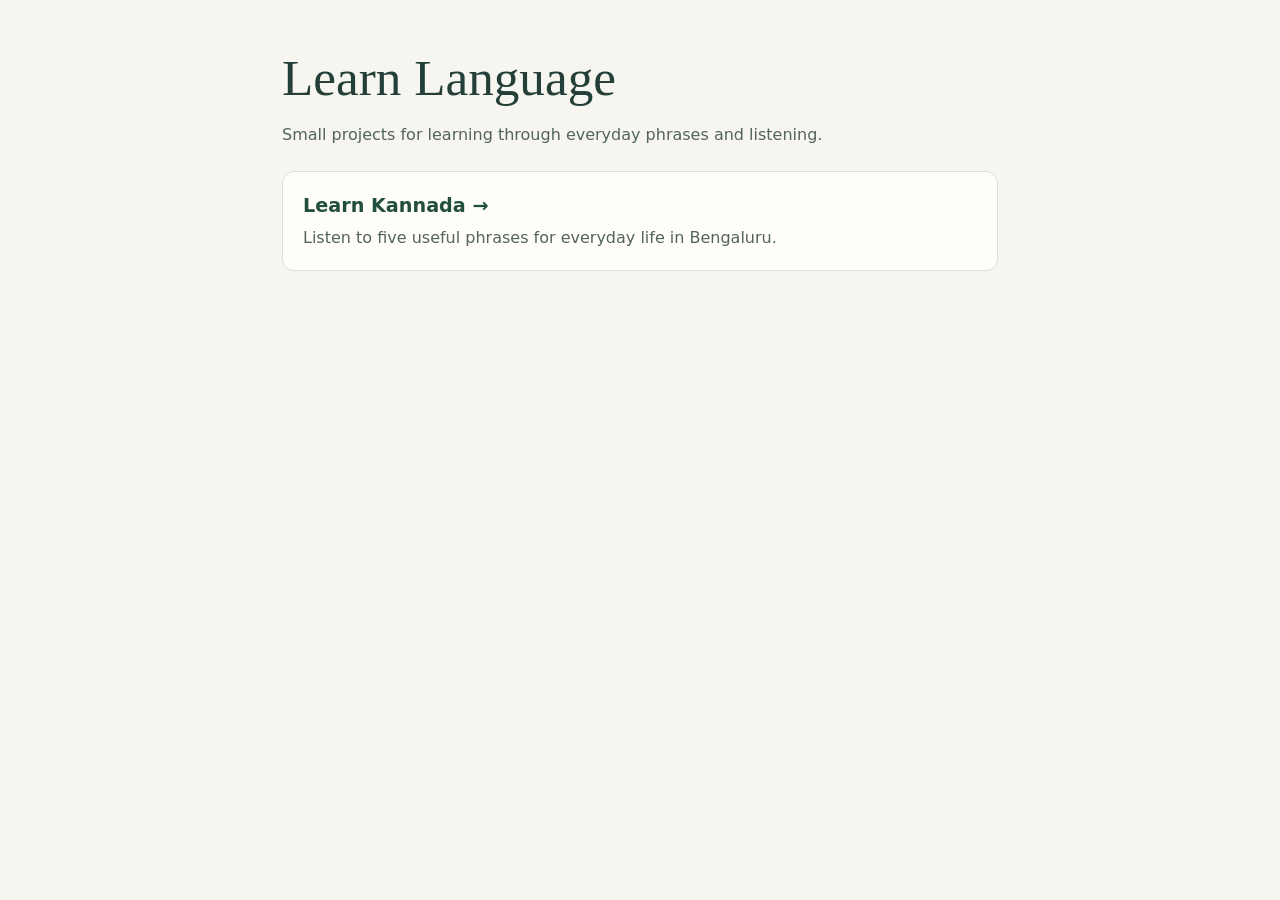
<file: index.html>
<!doctype html>
<html lang="en">
<head>
  <meta charset="utf-8">
  <meta name="viewport" content="width=device-width, initial-scale=1">
  <title>Learn Language</title>
  <meta name="description" content="Small language-learning projects with audio practice.">
  <style>
    :root{font-family:system-ui,-apple-system,"Segoe UI",sans-serif;color:#233f38;background:#f6f5ef;line-height:1.5}
    *{box-sizing:border-box}body{margin:0}main{max-width:760px;margin:0 auto;padding:48px 22px}
    h1{font:normal clamp(2rem,5vw,3.2rem) Georgia,serif;margin:0 0 8px}
    p{color:#52645c}a{color:#214e3e}a:focus-visible{outline:3px solid #bc6423;outline-offset:4px}
    .card{display:block;background:#fffdf7;border:1px solid #dedfd5;border-radius:12px;padding:20px;margin-top:24px;text-decoration:none}
    .card strong{display:block;font-size:1.2rem}.card span{display:block;margin-top:5px;color:#52645c}
  </style>
</head>
<body>
  <main>
    <h1>Learn Language</h1>
    <p>Small projects for learning through everyday phrases and listening.</p>
    <a class="card" href="./kanada/">
      <strong>Learn Kannada →</strong>
      <span>Listen to five useful phrases for everyday life in Bengaluru.</span>
    </a>
  </main>
</body>
</html>
</file>
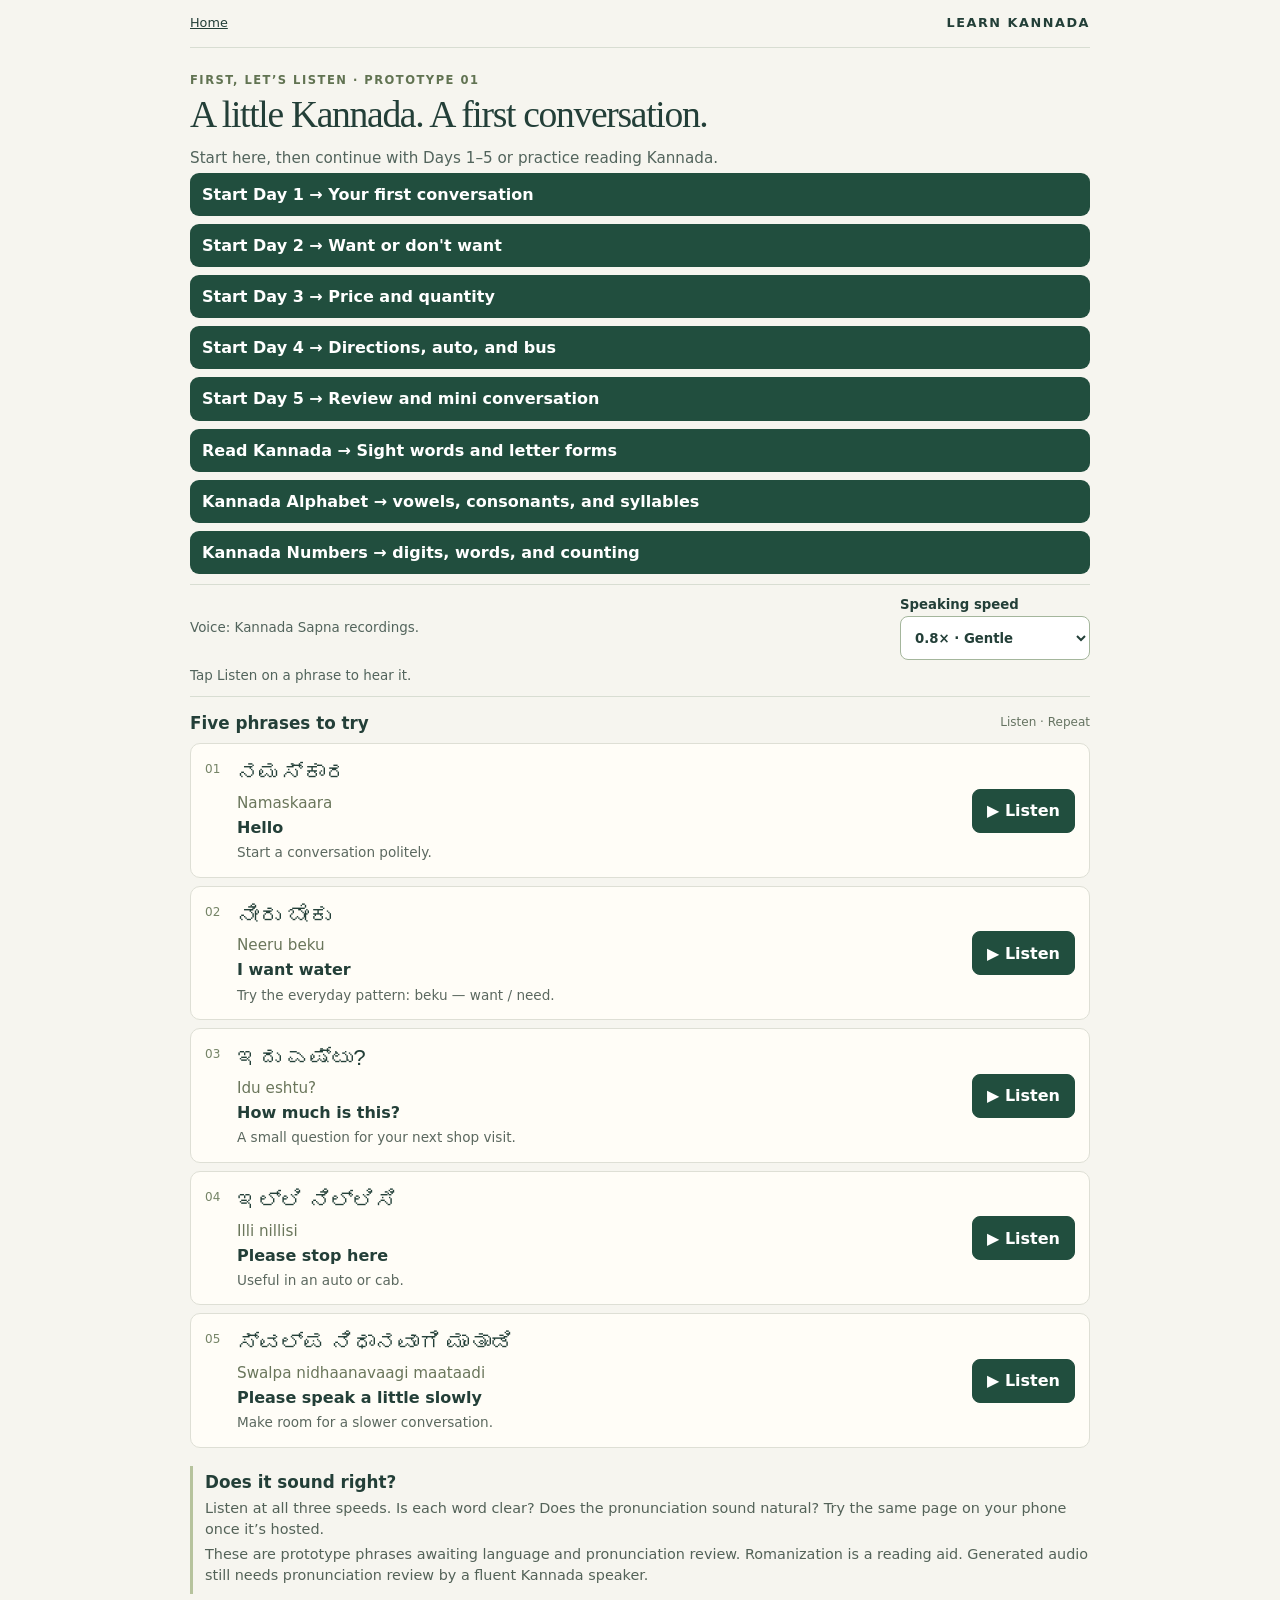
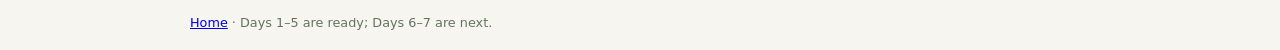
<file: kanada/index.html>
<!doctype html>
<html lang="en">
<head>
  <meta charset="utf-8">
  <meta name="viewport" content="width=device-width, initial-scale=1">
  <title>Learn Kannada · Home</title>
  <meta name="description" content="Listen to useful Kannada phrases, then continue with beginner lessons.">
  <link rel="stylesheet" href="./styles.css">
  <script type="module" src="./app.js"></script>
</head>
<body>
  <a class="skip-link" href="#main">Skip to content</a>
  <header><a href="./" aria-label="Home">Home</a><span>LEARN KANNADA</span></header>
  <main id="main">
    <section class="intro">
      <p class="eyebrow">FIRST, LET’S LISTEN · PROTOTYPE 01</p>
      <h1>A little Kannada. A first conversation.</h1>
      <p class="lead">Start here, then continue with Days 1–5 or practice reading Kannada.</p>
    </section>
    <div class="entry-links"><p class="lesson-link"><a href="./day-1/">Start Day 1 → Your first conversation</a></p><p class="lesson-link"><a href="./day-2/">Start Day 2 → Want or don't want</a></p><p class="lesson-link"><a href="./day-3/">Start Day 3 → Price and quantity</a></p><p class="lesson-link"><a href="./day-4/">Start Day 4 → Directions, auto, and bus</a></p><p class="lesson-link"><a href="./day-5/">Start Day 5 → Review and mini conversation</a></p><p class="lesson-link"><a href="./read/">Read Kannada → Sight words and letter forms</a></p><p class="lesson-link"><a href="./alphabet/">Kannada Alphabet → vowels, consonants, and syllables</a></p><p class="lesson-link"><a href="./numbers/">Kannada Numbers → digits, words, and counting</a></p></div>
    <section class="audio-tools" aria-label="Audio controls">
      <p class="voice-note">Voice: Kannada Sapna recordings.</p>
      <label>Speaking speed<select id="rate"><option value="0.6">0.6× · Slow</option><option value="0.8" selected>0.8× · Gentle</option><option value="1">1.0× · Normal</option></select></label>
      <button id="stop" class="secondary" type="button" hidden disabled>■ Stop audio</button>
      <p id="playback-status" role="status" aria-live="polite">Tap Listen on a phrase to hear it.</p>
    </section>
    <section aria-labelledby="phrases-heading">
      <div class="section-heading"><h2 id="phrases-heading">Five phrases to try</h2><span>Listen · Repeat</span></div>
      <div id="phrases"></div>
    </section>
    <aside class="testing-note">
      <h2>Does it sound right?</h2>
      <p>Listen at all three speeds. Is each word clear? Does the pronunciation sound natural? Try the same page on your phone once it’s hosted.</p>
      <p>These are prototype phrases awaiting language and pronunciation review. Romanization is a reading aid. Generated audio still needs pronunciation review by a fluent Kannada speaker.</p>
    </aside>
  </main>
  <footer><a href="./">Home</a> · Days 1–5 are ready; Days 6–7 are next.</footer>
</body>
</html>
</file>
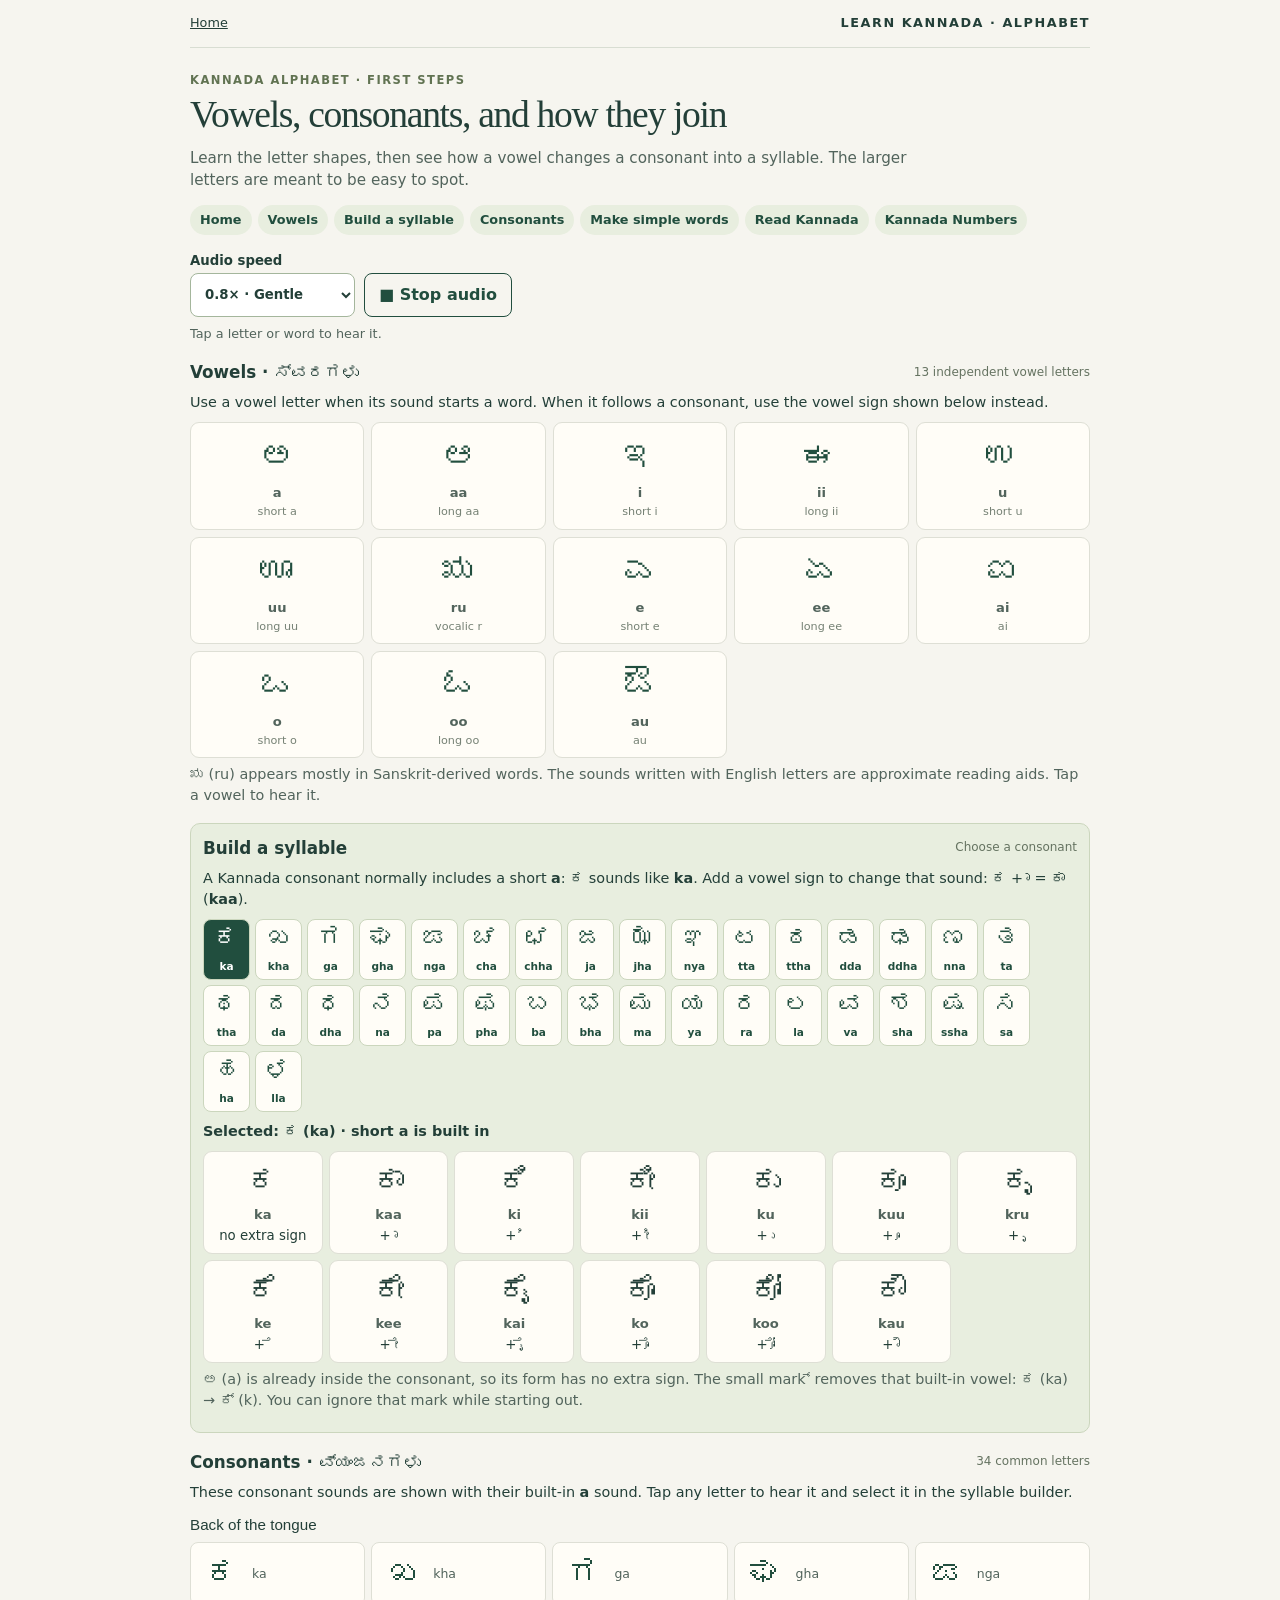
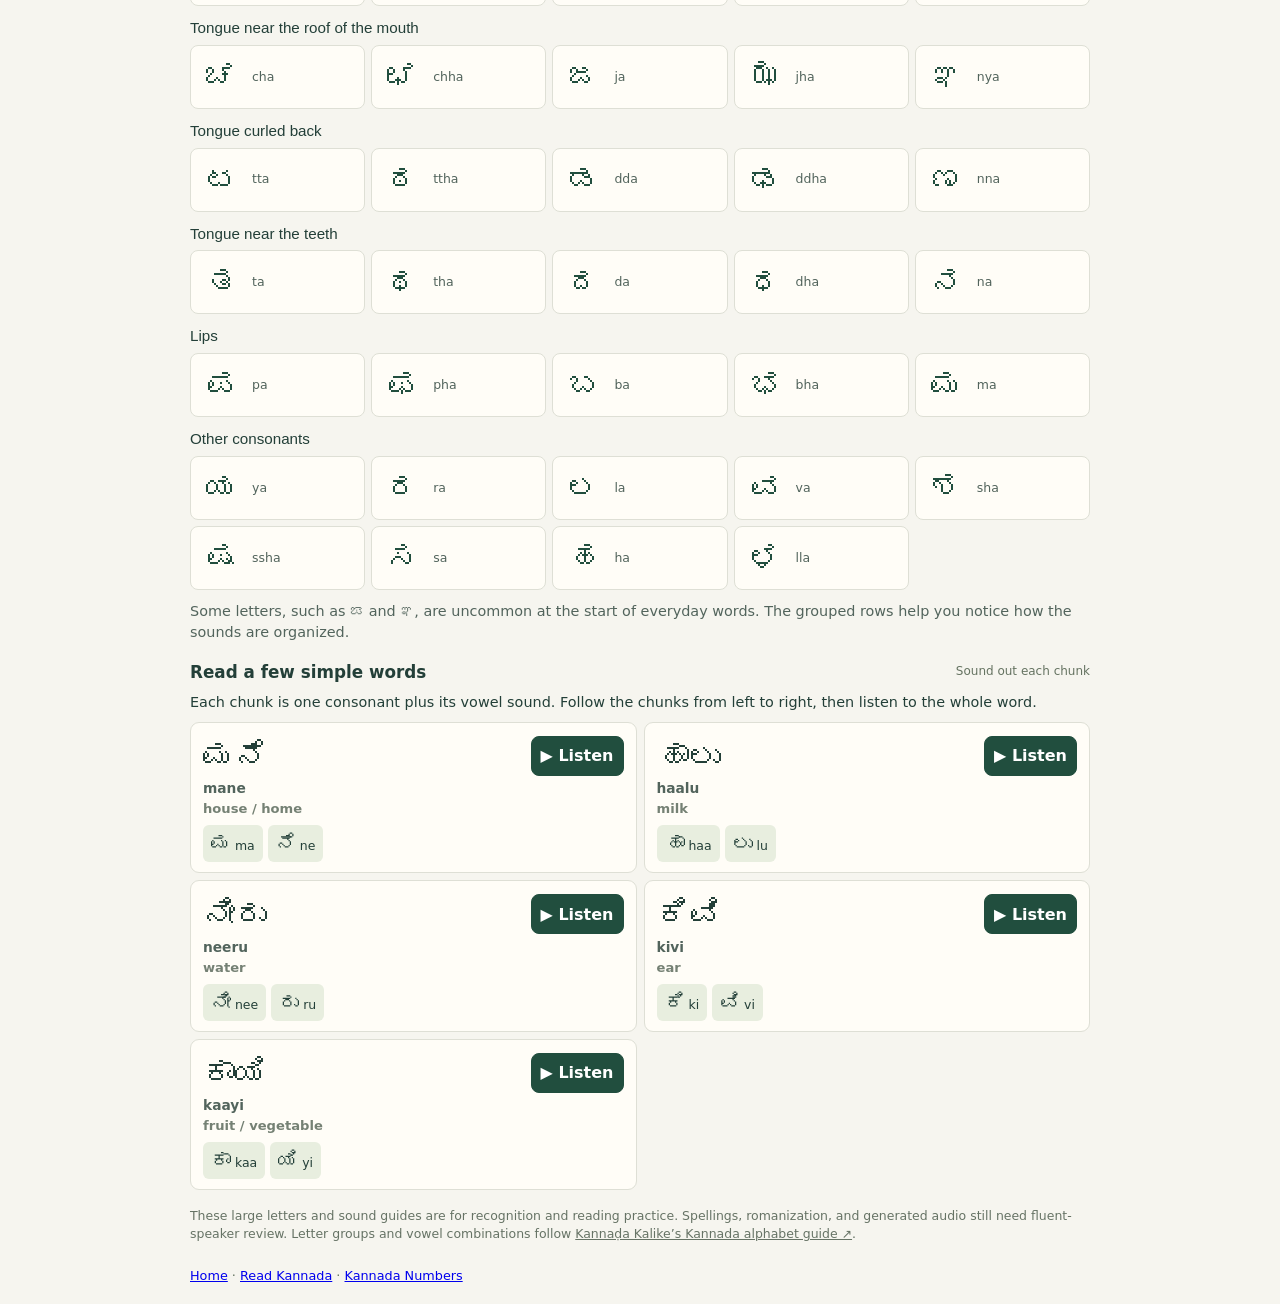
<file: kanada/alphabet/index.html>
<!doctype html>
<html lang="en">
<head>
  <meta charset="utf-8">
  <meta name="viewport" content="width=device-width, initial-scale=1">
  <title>Kannada Alphabet · Vowels and Consonants</title>
  <meta name="description" content="See Kannada vowels and consonants, combine vowel signs, and sound out simple Kannada words.">
  <link rel="stylesheet" href="../styles.css">
  <link rel="stylesheet" href="./styles.css">
  <script type="module" src="./app.js"></script>
</head>
<body>
  <a class="skip-link" href="#main">Skip to alphabet guide</a>
  <header><a href="../" aria-label="Home">Home</a><span>LEARN KANNADA · ALPHABET</span></header>
  <main id="main">
    <p class="eyebrow">KANNADA ALPHABET · FIRST STEPS</p>
    <h1>Vowels, consonants, and how they join</h1>
    <p class="lead">Learn the letter shapes, then see how a vowel changes a consonant into a syllable. The larger letters are meant to be easy to spot.</p>
    <nav class="alphabet-nav" aria-label="Alphabet sections"><a href="../" aria-label="Home">Home</a><a href="#vowels">Vowels</a><a href="#builder">Build a syllable</a><a href="#consonants">Consonants</a><a href="#words">Make simple words</a><a href="../read/">Read Kannada</a><a href="../numbers/">Kannada Numbers</a></nav>
    <section class="alphabet-tools" aria-label="Audio controls"><label>Audio speed <select id="rate"><option value="0.6">0.6× · Slow</option><option value="0.8" selected>0.8× · Gentle</option><option value="1">1.0× · Normal</option></select></label><button id="stop" class="secondary" type="button">■ Stop audio</button></section>
    <p id="status" class="hint" role="status" aria-live="polite">Tap a letter or word to hear it.</p>

    <section id="vowels" class="alphabet-section">
      <div class="section-heading"><h2>Vowels · ಸ್ವರಗಳು</h2><span>13 independent vowel letters</span></div>
      <p>Use a vowel letter when its sound starts a word. When it follows a consonant, use the vowel sign shown below instead.</p>
      <div id="vowel-grid" class="vowel-grid"></div>
      <p class="hint">ಋ (ru) appears mostly in Sanskrit-derived words. The sounds written with English letters are approximate reading aids. Tap a vowel to hear it.</p>
    </section>

    <section id="builder" class="alphabet-section builder-panel">
      <div class="section-heading"><h2>Build a syllable</h2><span>Choose a consonant</span></div>
      <p>A Kannada consonant normally includes a short <strong>a</strong>: <span lang="kn">ಕ</span> sounds like <strong>ka</strong>. Add a vowel sign to change that sound: <span lang="kn">ಕ + ಾ = ಕಾ</span> (<strong>kaa</strong>).</p>
      <div id="builder-consonants" class="builder-consonants" aria-label="Choose a consonant"></div>
      <p id="selected-label" class="selected-label" aria-live="polite"></p>
      <div id="syllable-grid" class="syllable-grid"></div>
      <p class="hint">ಅ (a) is already inside the consonant, so its form has no extra sign. The small mark ್ removes that built-in vowel: <span lang="kn">ಕ</span> (ka) → <span lang="kn">ಕ್</span> (k). You can ignore that mark while starting out.</p>
    </section>

    <section id="consonants" class="alphabet-section">
      <div class="section-heading"><h2>Consonants · ವ್ಯಂಜನಗಳು</h2><span>34 common letters</span></div>
      <p>These consonant sounds are shown with their built-in <strong>a</strong> sound. Tap any letter to hear it and select it in the syllable builder.</p>
      <div id="consonant-groups"></div>
      <p class="hint">Some letters, such as ಙ and ಞ, are uncommon at the start of everyday words. The grouped rows help you notice how the sounds are organized.</p>
    </section>

    <section id="words" class="alphabet-section">
      <div class="section-heading"><h2>Read a few simple words</h2><span>Sound out each chunk</span></div>
      <p>Each chunk is one consonant plus its vowel sound. Follow the chunks from left to right, then listen to the whole word.</p>
      <div id="word-list" class="word-grid"></div>
    </section>

    <p class="review-note">These large letters and sound guides are for recognition and reading practice. Spellings, romanization, and generated audio still need fluent-speaker review. Letter groups and vowel combinations follow <a href="https://kannadakalike.org/grammar/kannada-alphabet">Kannaḍa Kalike’s Kannada alphabet guide ↗</a>.</p>
  </main>
  <footer><a href="../">Home</a> · <a href="../read/">Read Kannada</a> · <a href="../numbers/">Kannada Numbers</a></footer>
</body>
</html>
</file>
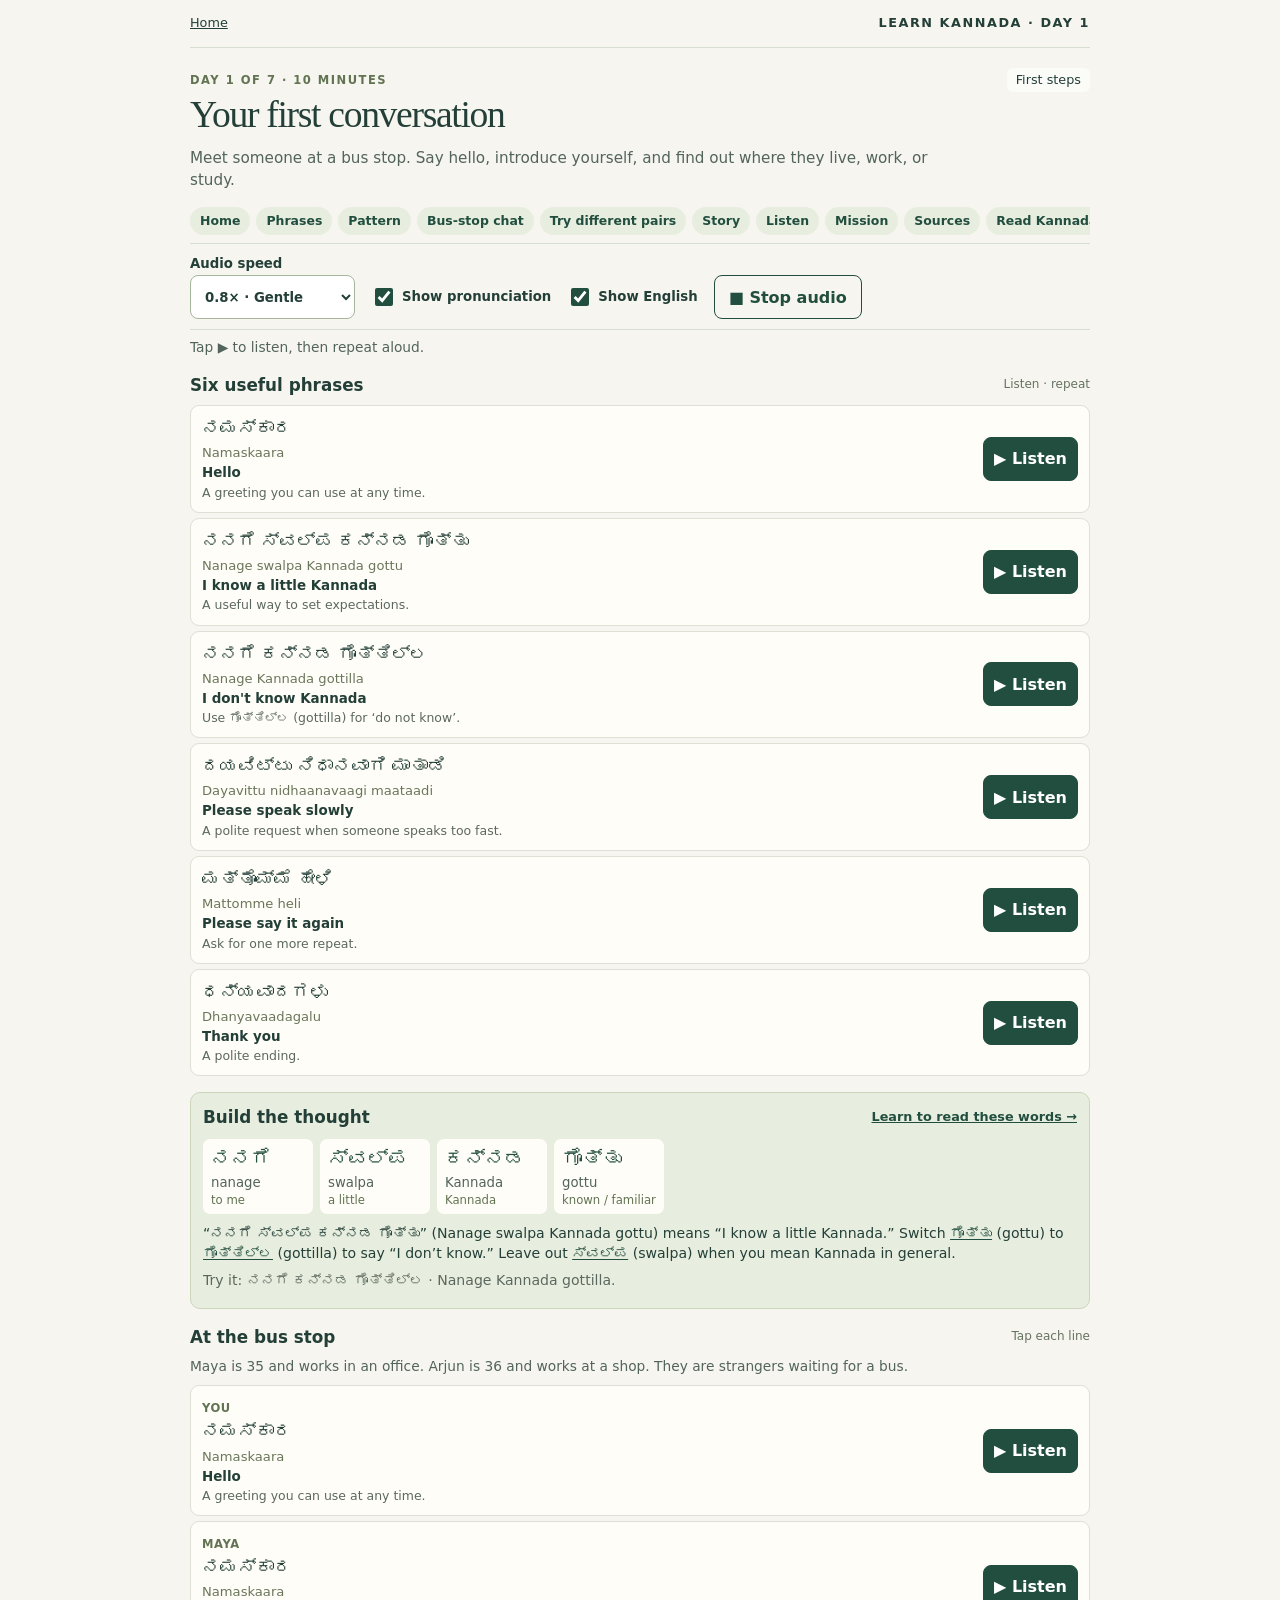
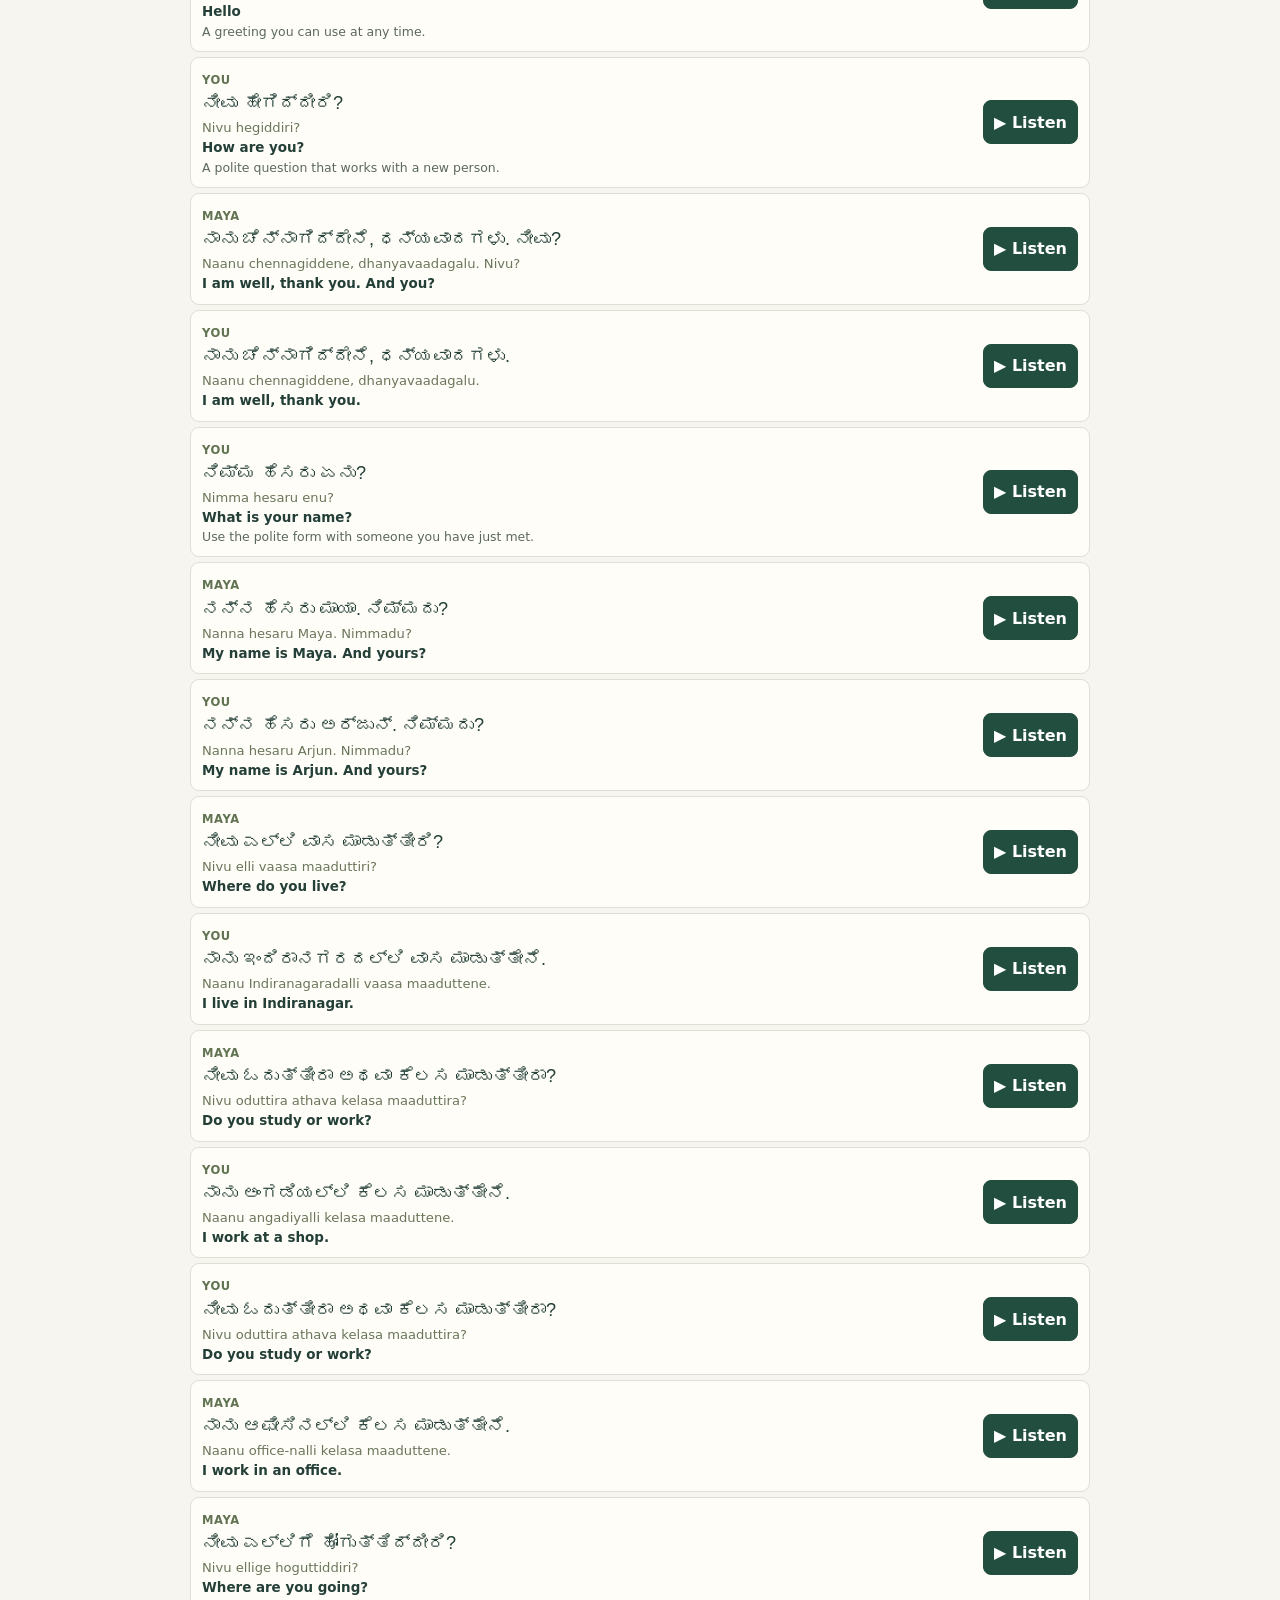
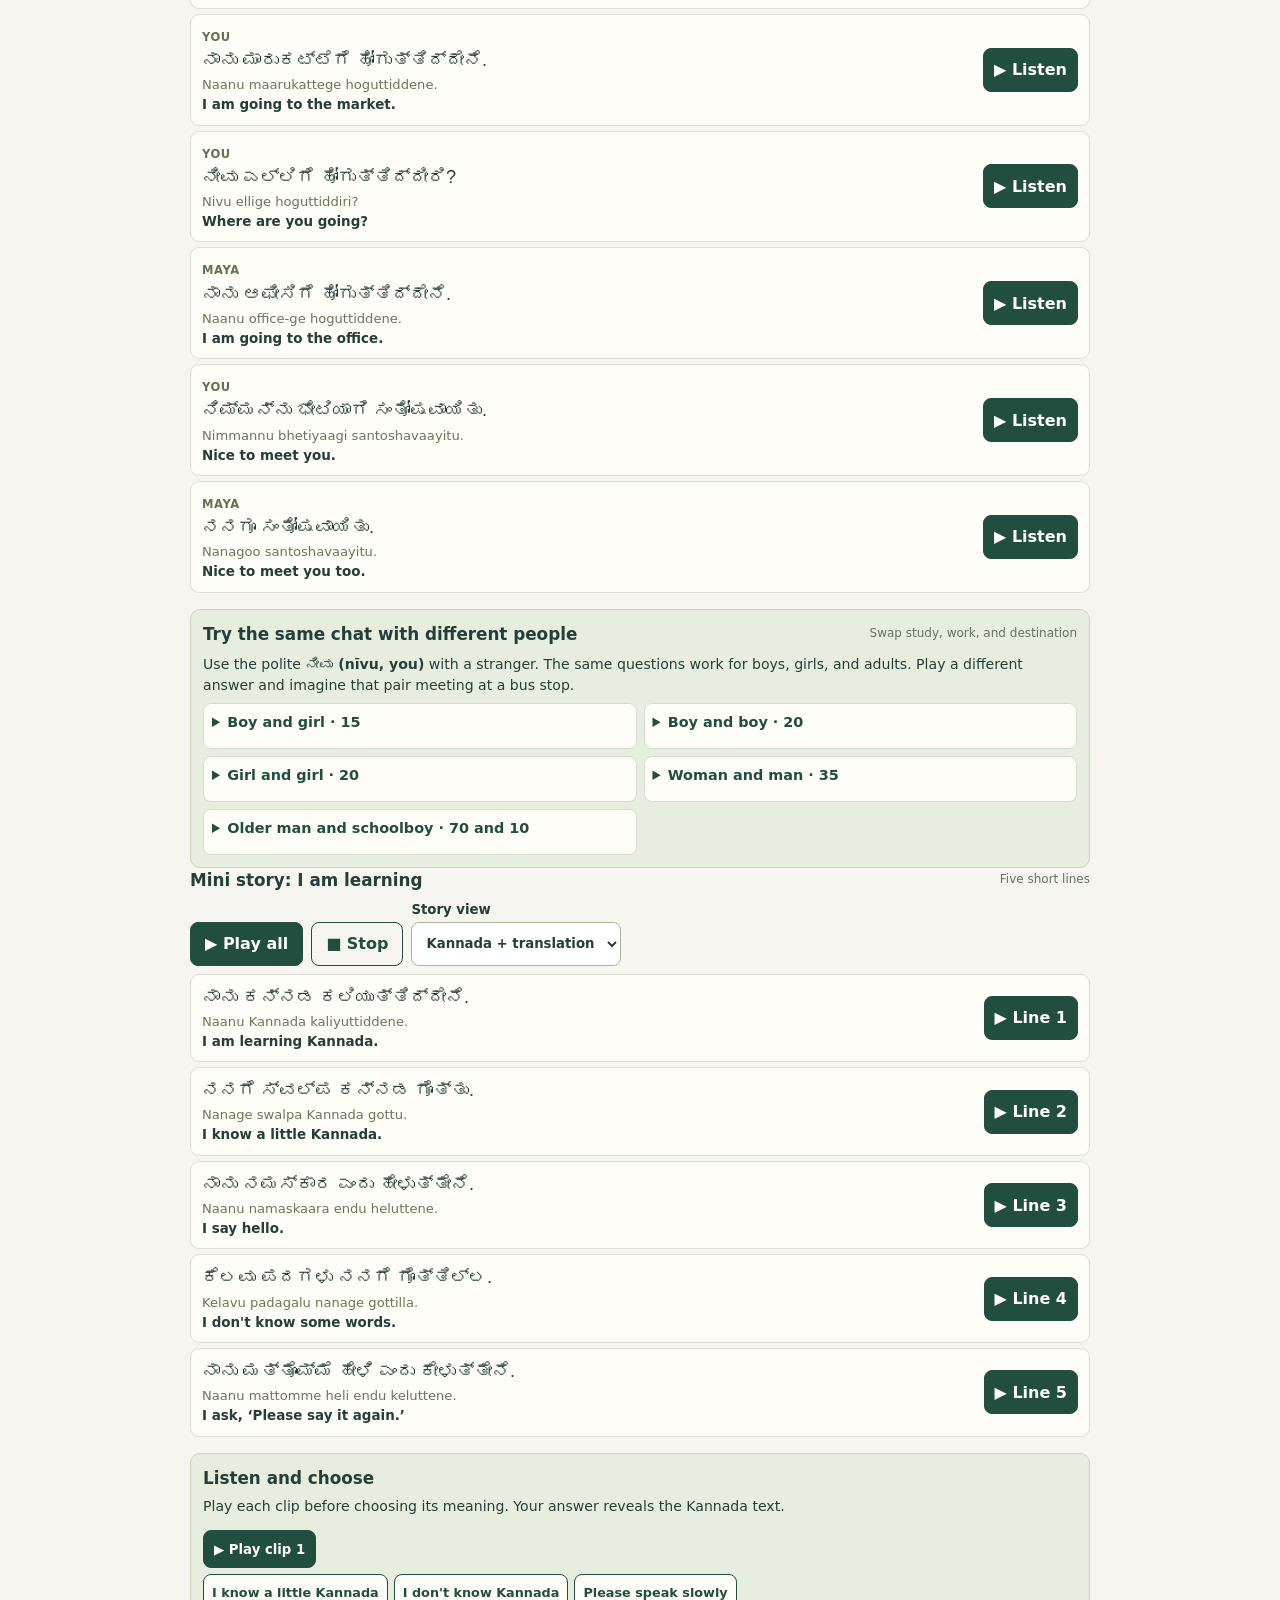
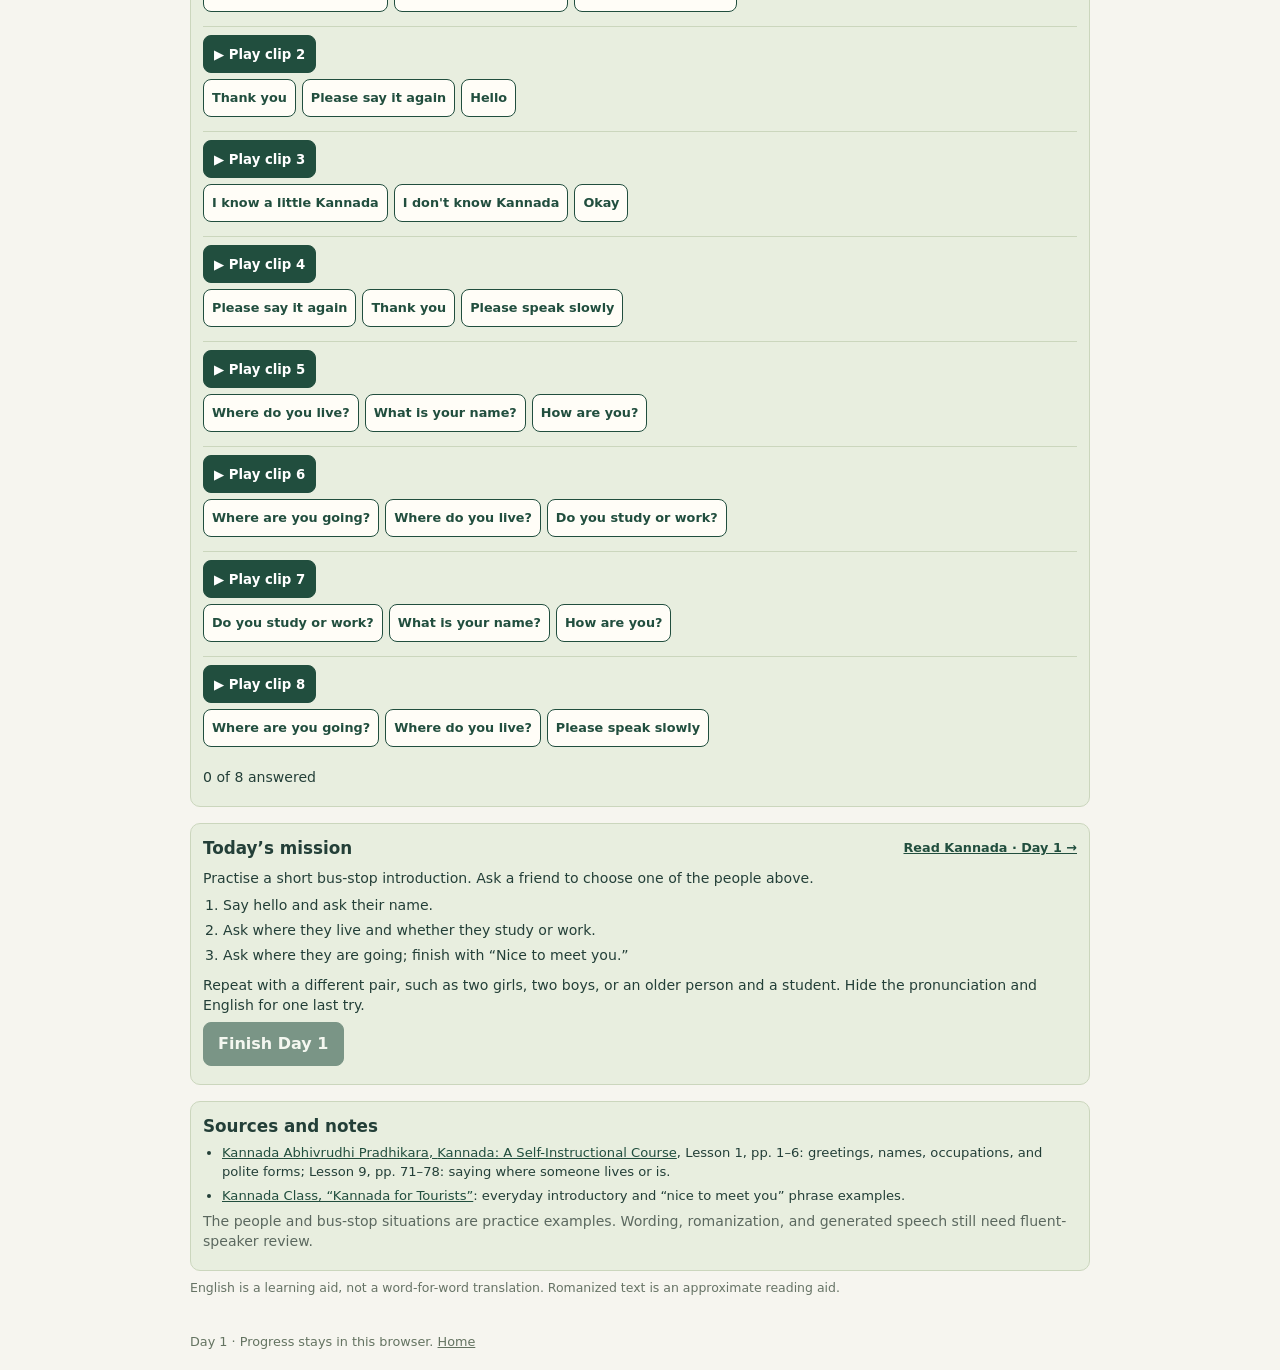
<file: kanada/day-1/index.html>
<!doctype html>
<html lang="en">
<head>
  <meta charset="utf-8">
  <meta name="viewport" content="width=device-width, initial-scale=1">
  <title>Day 1 · First conversation · Learn Kannada</title>
  <meta name="description" content="A compact first Kannada lesson with saved audio, a story and listening practice.">
  <link rel="stylesheet" href="../styles.css">
  <link rel="stylesheet" href="./styles.css">
  <script type="module" src="./app.js?v=day-1-bus-stop-20261126"></script>
</head>
<body>
  <a class="skip-link" href="#main">Skip to lesson</a>
  <header><a href="../" aria-label="Home">Home</a><span>LEARN KANNADA · DAY 1</span></header>
  <main id="main">
    <div class="day-head"><div><p class="eyebrow">DAY 1 OF 7 · 10 MINUTES</p><h1>Your first conversation</h1><p class="lead">Meet someone at a bus stop. Say hello, introduce yourself, and find out where they live, work, or study.</p></div><span class="badge">First steps</span></div>
    <nav class="day-nav" aria-label="Lesson sections"><a href="../" aria-label="Home">Home</a><a href="#phrases">Phrases</a><a href="#pattern">Pattern</a><a href="#dialogue">Bus-stop chat</a><a href="#pairings">Try different pairs</a><a href="#story">Story</a><a href="#quiz">Listen</a><a href="#mission">Mission</a><a href="#sources">Sources</a><a href="../read/">Read Kannada ↗</a><a href="../day-2/">Day 2 →</a></nav>
    <section class="lesson-tools" aria-label="Listening options">
      <label>Audio speed <select id="rate"><option value="0.6">0.6× · Slow</option><option value="0.8" selected>0.8× · Gentle</option><option value="1">1.0× · Normal</option></select></label>
      <label class="check"><input type="checkbox" id="show-roman" checked> Show pronunciation</label>
      <label class="check"><input type="checkbox" id="show-english" checked> Show English</label>
      <button id="stop" class="secondary">■ Stop audio</button>
    </section>
    <p id="status" role="status" aria-live="polite">Tap ▶ to listen, then repeat aloud.</p>
    <section id="phrases"><div class="section-heading"><h2>Six useful phrases</h2><span>Listen · repeat</span></div><div id="phrase-list"></div></section>
    <section id="pattern" class="compact-panel"><div class="section-heading"><h2>Build the thought</h2><a class="read-link" href="../read/">Learn to read these words →</a></div>
      <div class="pattern-pieces">
        <div><a href="../read/#word-nanage" lang="kn">ನನಗೆ</a><span data-roman>nanage</span><small>to me</small></div>
        <div><a href="../read/#word-swalpa" lang="kn">ಸ್ವಲ್ಪ</a><span data-roman>swalpa</span><small>a little</small></div>
        <div><a href="../read/#word-kannada" lang="kn">ಕನ್ನಡ</a><span data-roman>Kannada</span><small>Kannada</small></div>
        <div><a href="../read/#word-gottu" lang="kn">ಗೊತ್ತು</a><span data-roman>gottu</span><small>known / familiar</small></div>
      </div>
      <p>“ನನಗೆ ಸ್ವಲ್ಪ ಕನ್ನಡ ಗೊತ್ತು” (<span data-roman>Nanage swalpa Kannada gottu</span>) means “I know a little Kannada.” Switch <a href="../read/#word-gottu" lang="kn">ಗೊತ್ತು</a> (<span data-roman>gottu</span>) to <a href="../read/#word-gottilla" lang="kn">ಗೊತ್ತಿಲ್ಲ</a> (<span data-roman>gottilla</span>) to say “I don’t know.” Leave out <a href="../read/#word-swalpa" lang="kn">ಸ್ವಲ್ಪ</a> (<span data-roman>swalpa</span>) when you mean Kannada in general.</p>
      <p class="hint">Try it: <span lang="kn">ನನಗೆ ಕನ್ನಡ ಗೊತ್ತಿಲ್ಲ</span> <span data-roman>· Nanage Kannada gottilla.</span></p>
    </section>
    <section id="dialogue"><div class="section-heading"><h2>At the bus stop</h2><span>Tap each line</span></div><p class="lead-small">Maya is 35 and works in an office. Arjun is 36 and works at a shop. They are strangers waiting for a bus.</p><div id="dialogue-list"></div></section>
    <section id="pairings" class="compact-panel"><div class="section-heading"><h2>Try the same chat with different people</h2><span>Swap study, work, and destination</span></div><p>Use the polite <strong>ನೀವು (nīvu, you)</strong> with a stranger. The same questions work for boys, girls, and adults. Play a different answer and imagine that pair meeting at a bus stop.</p><div id="pair-list" class="pair-grid"></div></section>
    <section id="story"><div class="section-heading"><h2>Mini story: I am learning</h2><span>Five short lines</span></div><div class="story-tools"><button id="play-story">▶ Play all</button><button id="stop-story" class="secondary">■ Stop</button><label>Story view <select id="story-mode"><option value="both">Kannada + translation</option><option value="kannada">Kannada focus</option><option value="audio">Audio first</option></select></label></div><div id="story-list"></div><button id="reveal-story" class="secondary" hidden>Reveal story text</button></section>
    <section id="quiz" class="compact-panel"><h2>Listen and choose</h2><p>Play each clip before choosing its meaning. Your answer reveals the Kannada text.</p><div id="quiz-list"></div><p id="quiz-score" aria-live="polite"></p></section>
    <section id="mission" class="compact-panel"><div class="section-heading"><h2>Today’s mission</h2><a class="read-link" href="../read/#day-1">Read Kannada · Day 1 →</a></div><p>Practise a short bus-stop introduction. Ask a friend to choose one of the people above.</p>
      <ol class="mission-steps">
        <li>Say hello and ask their name.</li>
        <li>Ask where they live and whether they study or work.</li>
        <li>Ask where they are going; finish with “Nice to meet you.”</li>
      </ol><p>Repeat with a different pair, such as two girls, two boys, or an older person and a student. Hide the pronunciation and English for one last try.</p><button id="complete" disabled>Finish Day 1</button><p id="completion" role="status" aria-live="polite"></p></section>
    <section id="sources" class="compact-panel"><h2>Sources and notes</h2><ul class="source-list">
      <li><a href="https://hakka-pa.org/wp-content/kannada-kali/KANNADA_ABHIVRUDDHI_PRADHIKARA.pdf">Kannada Abhivrudhi Pradhikara, <em>Kannada: A Self-Instructional Course</em></a>, Lesson 1, pp. 1–6: greetings, names, occupations, and polite forms; Lesson 9, pp. 71–78: saying where someone lives or is.</li>
      <li><a href="https://kannadaclass.com/blog/kannada-for-tourists-must-know-phrases-before-visiting-karnataka/">Kannada Class, “Kannada for Tourists”</a>: everyday introductory and “nice to meet you” phrase examples.</li>
    </ul><p class="hint">The people and bus-stop situations are practice examples. Wording, romanization, and generated speech still need fluent-speaker review.</p></section>
    <p class="review-note">English is a learning aid, not a word-for-word translation. Romanized text is an approximate reading aid.</p>
  </main>
  <footer>Day 1 · Progress stays in this browser. <a href="../">Home</a></footer>
</body>
</html>
</file>
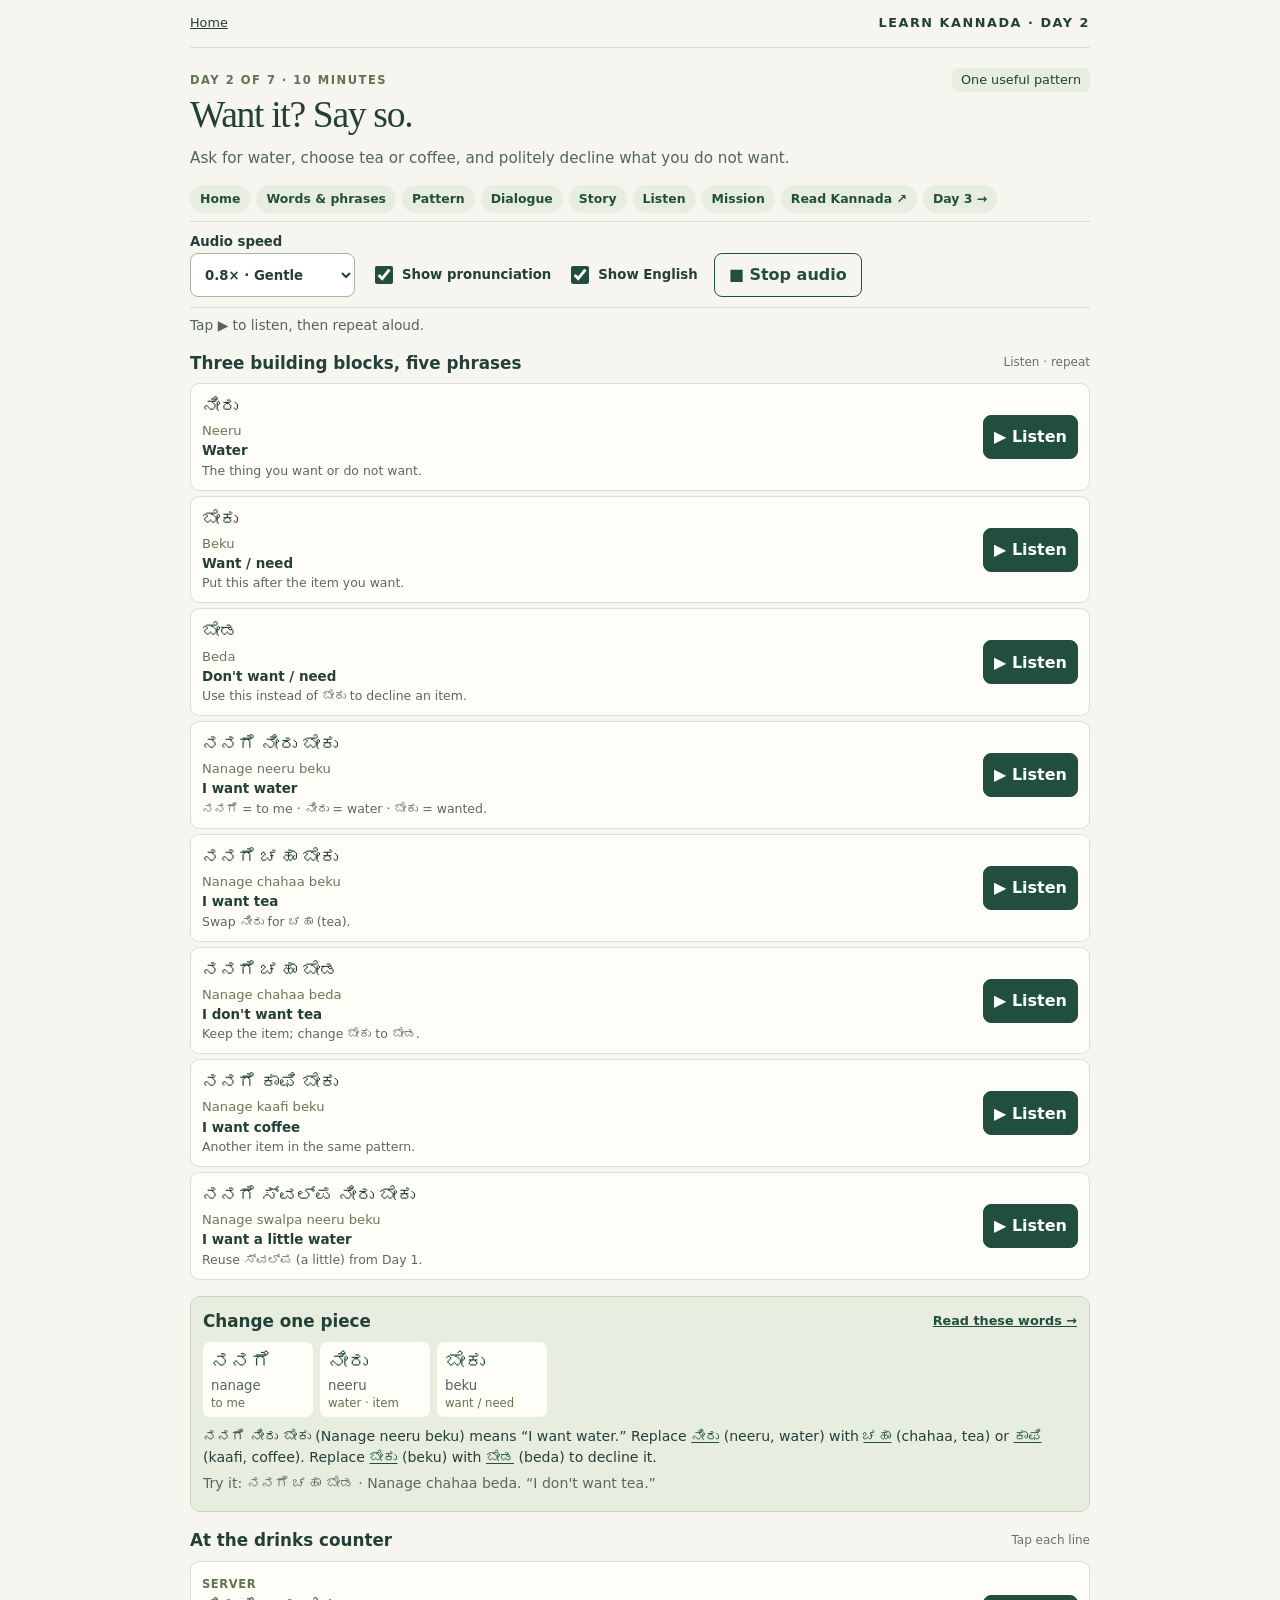
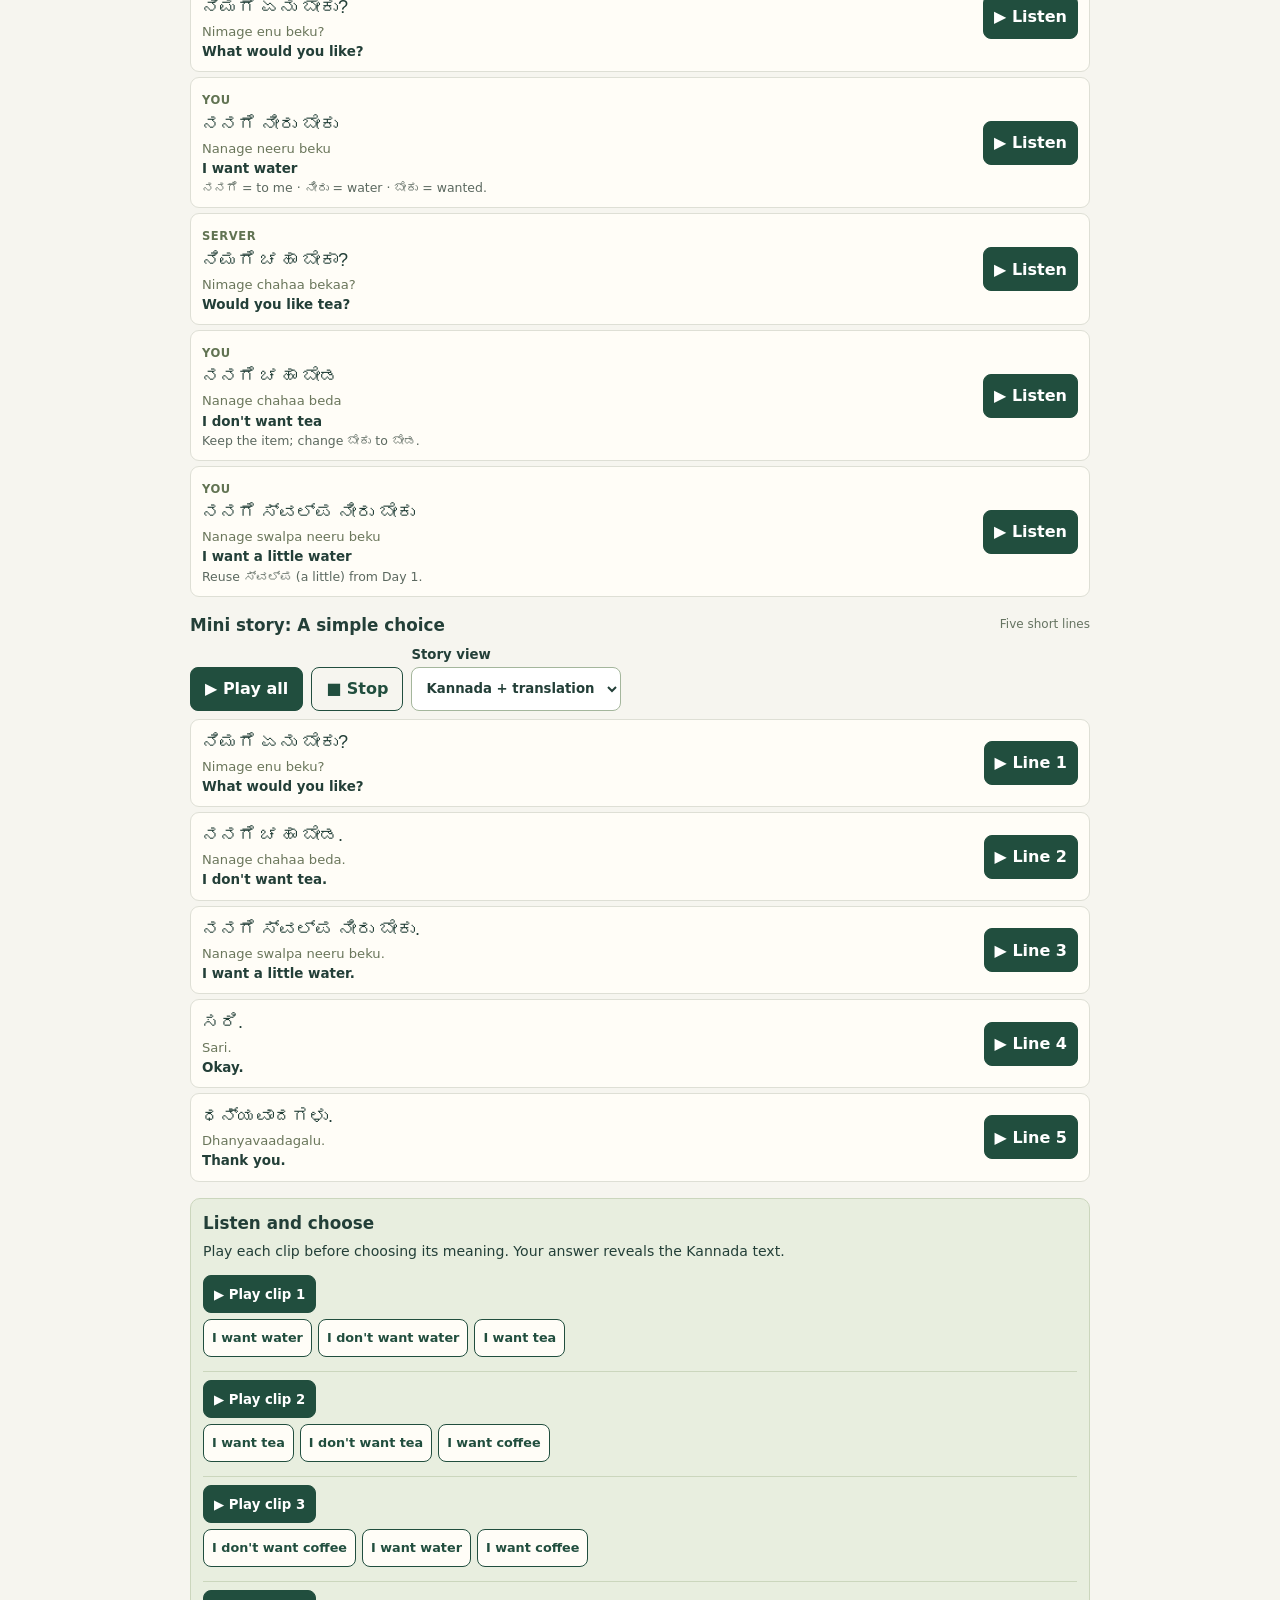
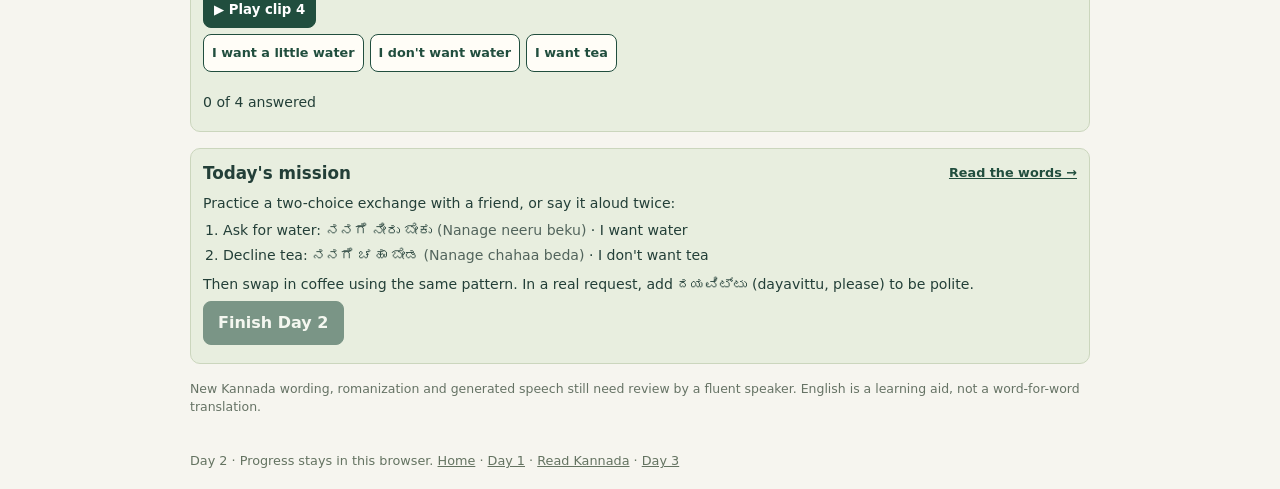
<file: kanada/day-2/index.html>
<!doctype html>
<html lang="en">
<head>
  <meta charset="utf-8">
  <meta name="viewport" content="width=device-width, initial-scale=1">
  <title>Day 2 · Want or don't want · Learn Kannada</title>
  <meta name="description" content="Ask for water, tea or coffee in Kannada, and learn to decline an item using saved audio.">
  <link rel="stylesheet" href="../styles.css">
  <link rel="stylesheet" href="../day-1/styles.css">
  <link rel="stylesheet" href="./styles.css">
  <script type="module" src="./app.js"></script>
</head>
<body>
  <a class="skip-link" href="#main">Skip to lesson</a>
  <header><a href="../" aria-label="Home">Home</a><span>LEARN KANNADA · DAY 2</span></header>
  <main id="main">
    <div class="day-head"><div><p class="eyebrow">DAY 2 OF 7 · 10 MINUTES</p><h1>Want it? Say so.</h1><p class="lead">Ask for water, choose tea or coffee, and politely decline what you do not want.</p></div><span class="badge">One useful pattern</span></div>
    <nav class="day-nav" aria-label="Lesson sections"><a href="../" aria-label="Home">Home</a><a href="#phrases">Words & phrases</a><a href="#pattern">Pattern</a><a href="#dialogue">Dialogue</a><a href="#story">Story</a><a href="#quiz">Listen</a><a href="#mission">Mission</a><a href="../read/">Read Kannada ↗</a><a href="../day-3/">Day 3 →</a></nav>
    <section class="lesson-tools" aria-label="Listening options"><label>Audio speed <select id="rate"><option value="0.6">0.6× · Slow</option><option value="0.8" selected>0.8× · Gentle</option><option value="1">1.0× · Normal</option></select></label><label class="check"><input type="checkbox" id="show-roman" checked> Show pronunciation</label><label class="check"><input type="checkbox" id="show-english" checked> Show English</label><button id="stop" class="secondary">■ Stop audio</button></section>
    <p id="status" role="status" aria-live="polite">Tap ▶ to listen, then repeat aloud.</p>
    <section id="phrases"><div class="section-heading"><h2>Three building blocks, five phrases</h2><span>Listen · repeat</span></div><div id="phrase-list"></div></section>
    <section id="pattern" class="compact-panel"><div class="section-heading"><h2>Change one piece</h2><a class="read-link" href="../read/#word-neeru">Read these words →</a></div>
      <div class="pattern-pieces"><div><a href="../read/#word-nanage" lang="kn">ನನಗೆ</a><span data-roman>nanage</span><small>to me</small></div><div><a href="../read/#word-neeru" lang="kn">ನೀರು</a><span data-roman>neeru</span><small>water · item</small></div><div><a href="../read/#word-beku" lang="kn">ಬೇಕು</a><span data-roman>beku</span><small>want / need</small></div></div>
      <p><strong>ನನಗೆ ನೀರು ಬೇಕು</strong> <span data-roman>(Nanage neeru beku)</span> means “I want water.” Replace <a href="../read/#word-neeru" lang="kn">ನೀರು</a> (<span data-roman>neeru</span>, water) with <a href="../read/#word-chahaa" lang="kn">ಚಹಾ</a> (<span data-roman>chahaa</span>, tea) or <a href="../read/#word-kaafi" lang="kn">ಕಾಫಿ</a> (<span data-roman>kaafi</span>, coffee). Replace <a href="../read/#word-beku" lang="kn">ಬೇಕು</a> (<span data-roman>beku</span>) with <a href="../read/#word-beda" lang="kn">ಬೇಡ</a> (<span data-roman>beda</span>) to decline it.</p>
      <p class="hint">Try it: <span lang="kn">ನನಗೆ ಚಹಾ ಬೇಡ</span> <span data-roman>· Nanage chahaa beda.</span> “I don't want tea.”</p>
    </section>
    <section id="dialogue"><div class="section-heading"><h2>At the drinks counter</h2><span>Tap each line</span></div><div id="dialogue-list"></div></section>
    <section id="story"><div class="section-heading"><h2>Mini story: A simple choice</h2><span>Five short lines</span></div><div class="story-tools"><button id="play-story">▶ Play all</button><button id="stop-story" class="secondary">■ Stop</button><label>Story view <select id="story-mode"><option value="both">Kannada + translation</option><option value="kannada">Kannada focus</option><option value="audio">Audio first</option></select></label></div><div id="story-list"></div><button id="reveal-story" class="secondary" hidden>Reveal story text</button></section>
    <section id="quiz" class="compact-panel"><h2>Listen and choose</h2><p>Play each clip before choosing its meaning. Your answer reveals the Kannada text.</p><div id="quiz-list"></div><p id="quiz-score" aria-live="polite"></p></section>
    <section id="mission" class="compact-panel"><div class="section-heading"><h2>Today's mission</h2><a class="read-link" href="../read/#word-neeru">Read the words →</a></div><p>Practice a two-choice exchange with a friend, or say it aloud twice:</p><ol class="mission-steps"><li>Ask for water: <span lang="kn">ನನಗೆ ನೀರು ಬೇಕು</span> <span data-roman>(Nanage neeru beku)</span> · I want water</li><li>Decline tea: <span lang="kn">ನನಗೆ ಚಹಾ ಬೇಡ</span> <span data-roman>(Nanage chahaa beda)</span> · I don't want tea</li></ol><p>Then swap in coffee using the same pattern. In a real request, add <strong>ದಯವಿಟ್ಟು</strong> <span data-roman>(dayavittu, please)</span> to be polite.</p><button id="complete" disabled>Finish Day 2</button><p id="completion" role="status" aria-live="polite"></p></section>
    <p class="review-note">New Kannada wording, romanization and generated speech still need review by a fluent speaker. English is a learning aid, not a word-for-word translation.</p>
  </main>
  <footer>Day 2 · Progress stays in this browser. <a href="../">Home</a> · <a href="../day-1/">Day 1</a> · <a href="../read/">Read Kannada</a> · <a href="../day-3/">Day 3</a></footer>
</body>
</html>
</file>
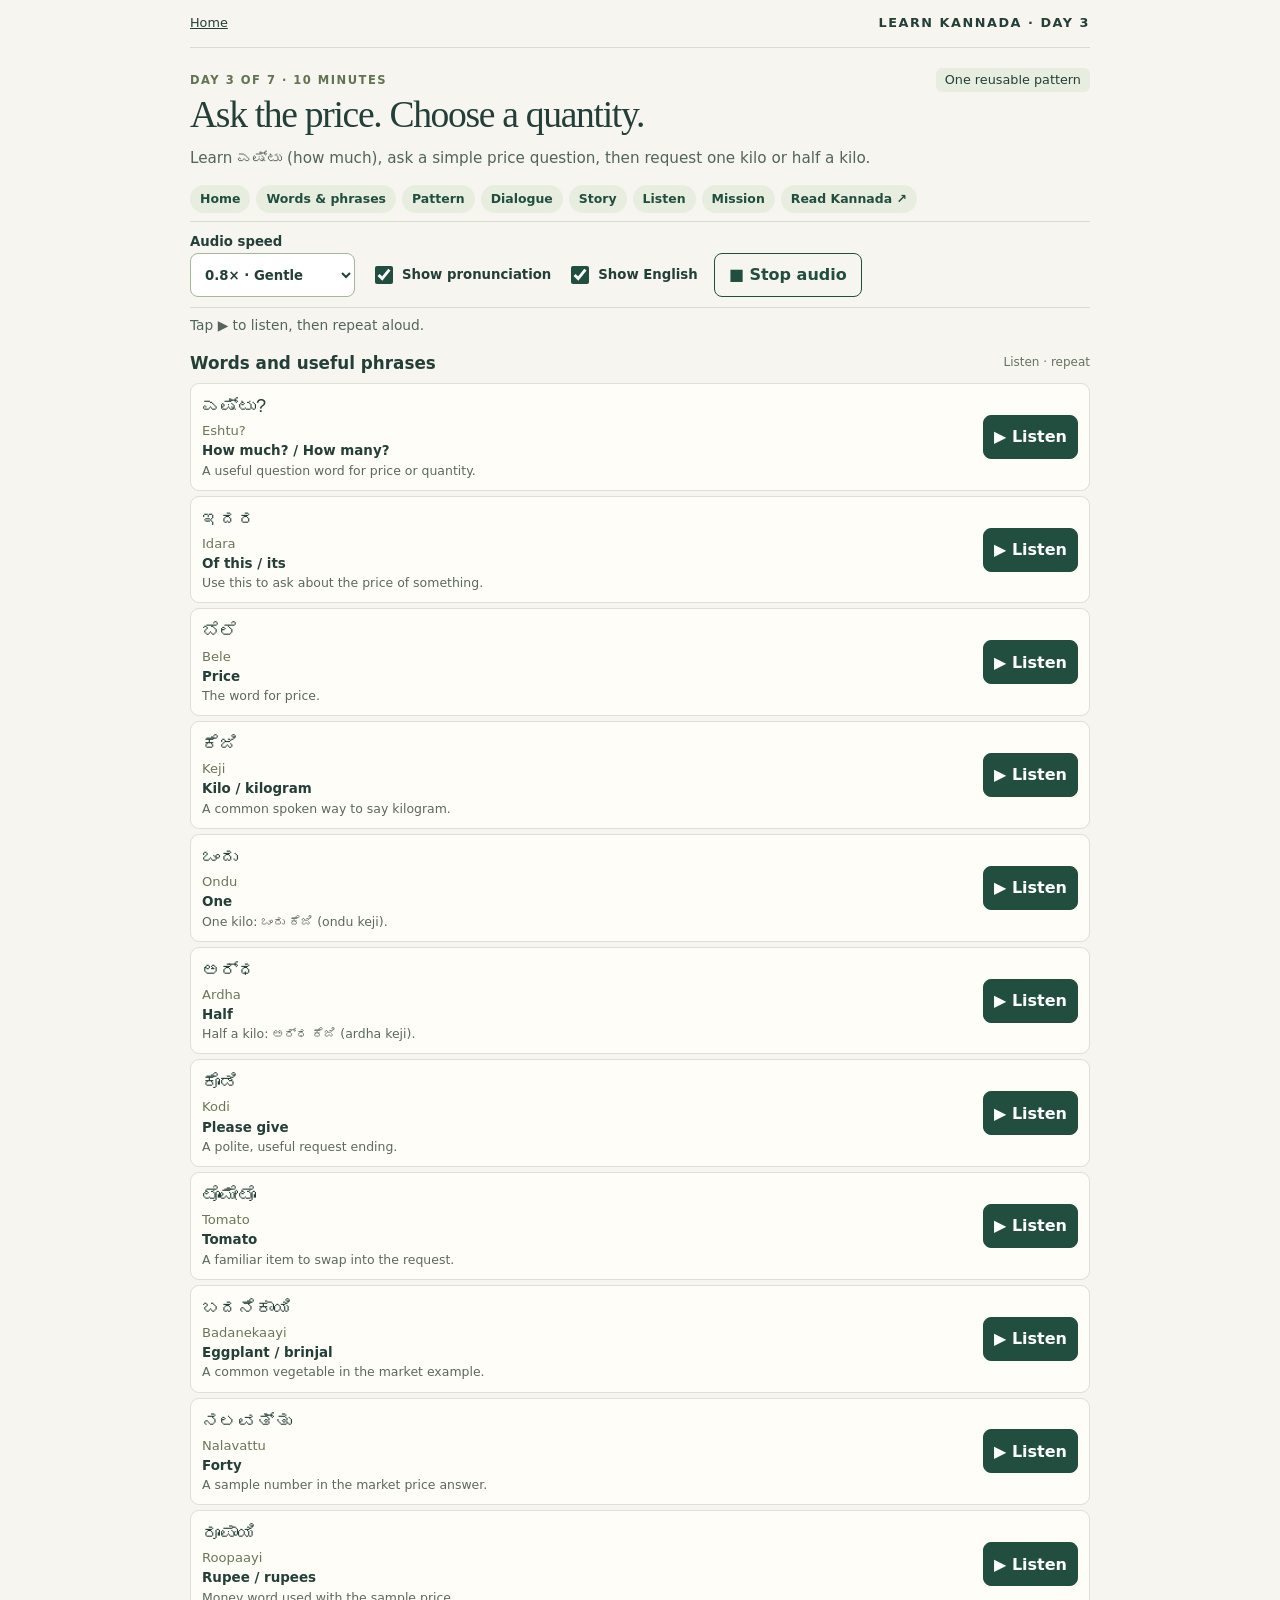
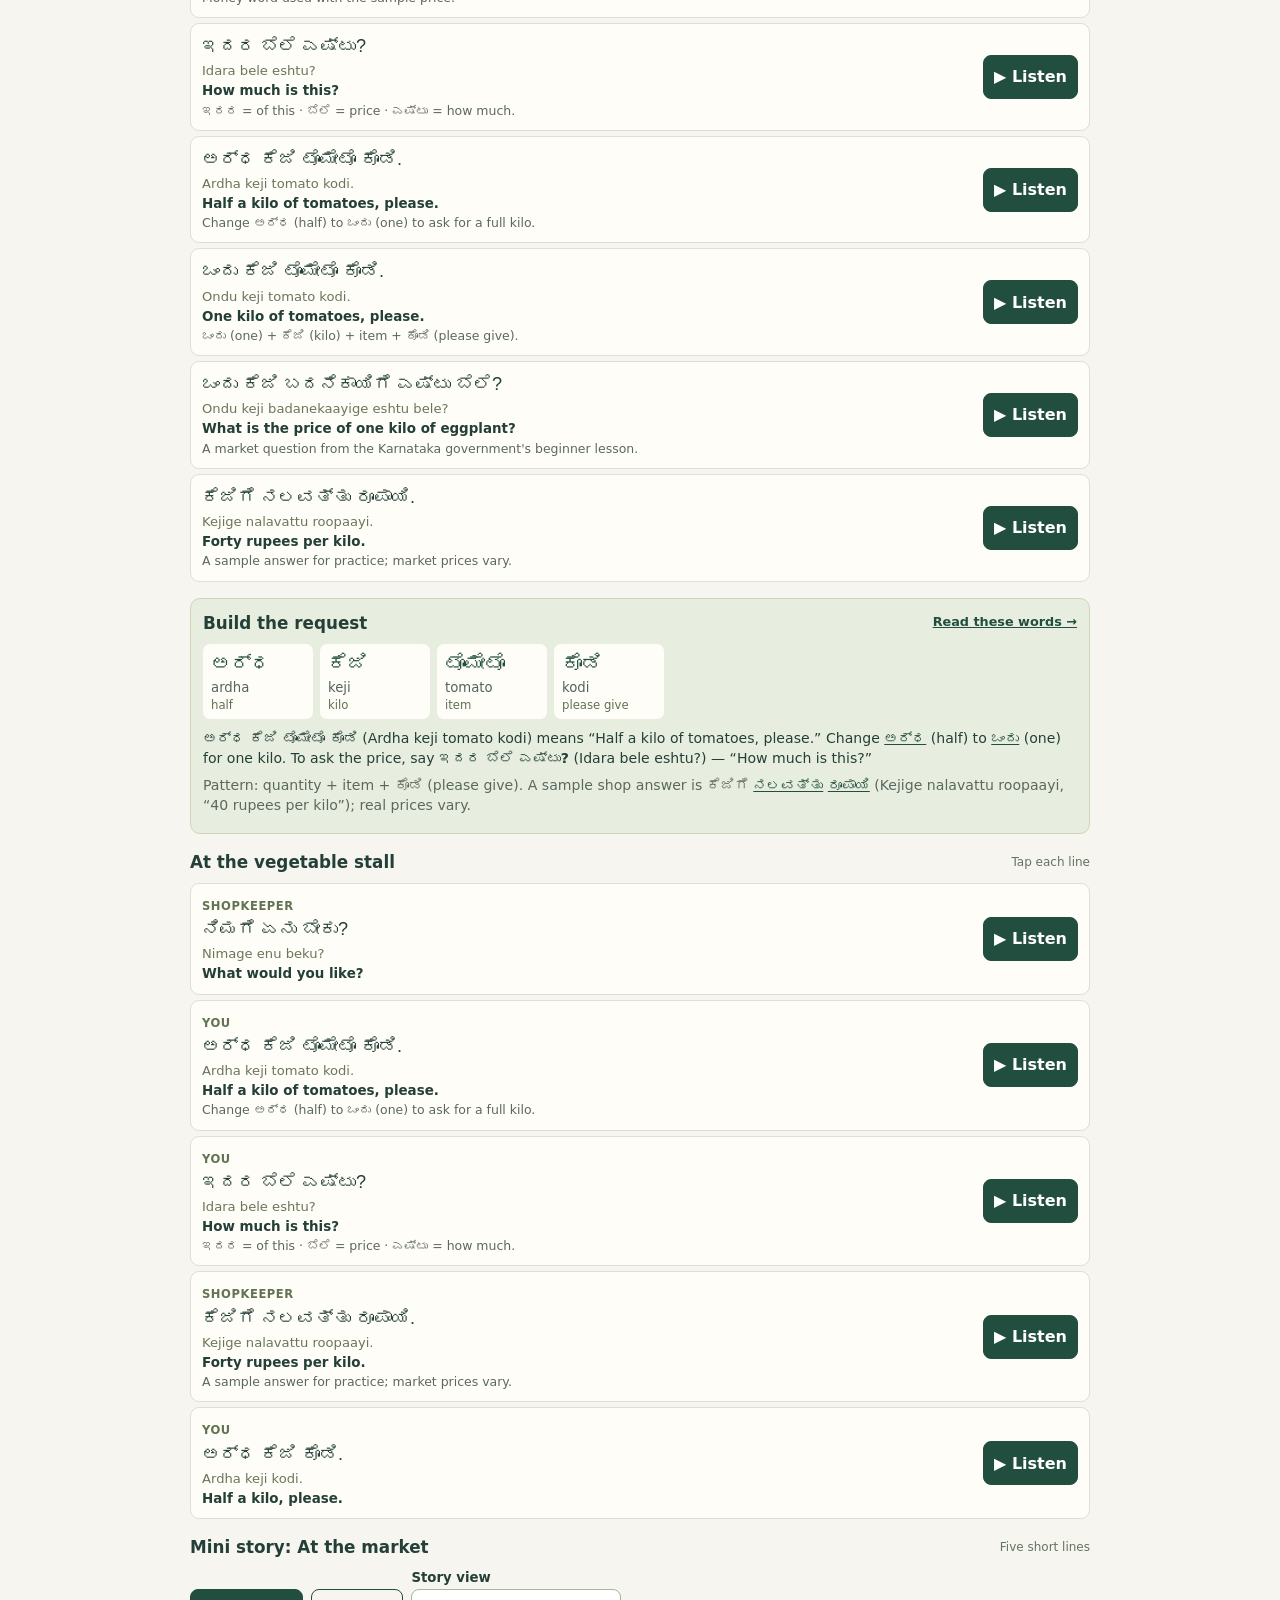
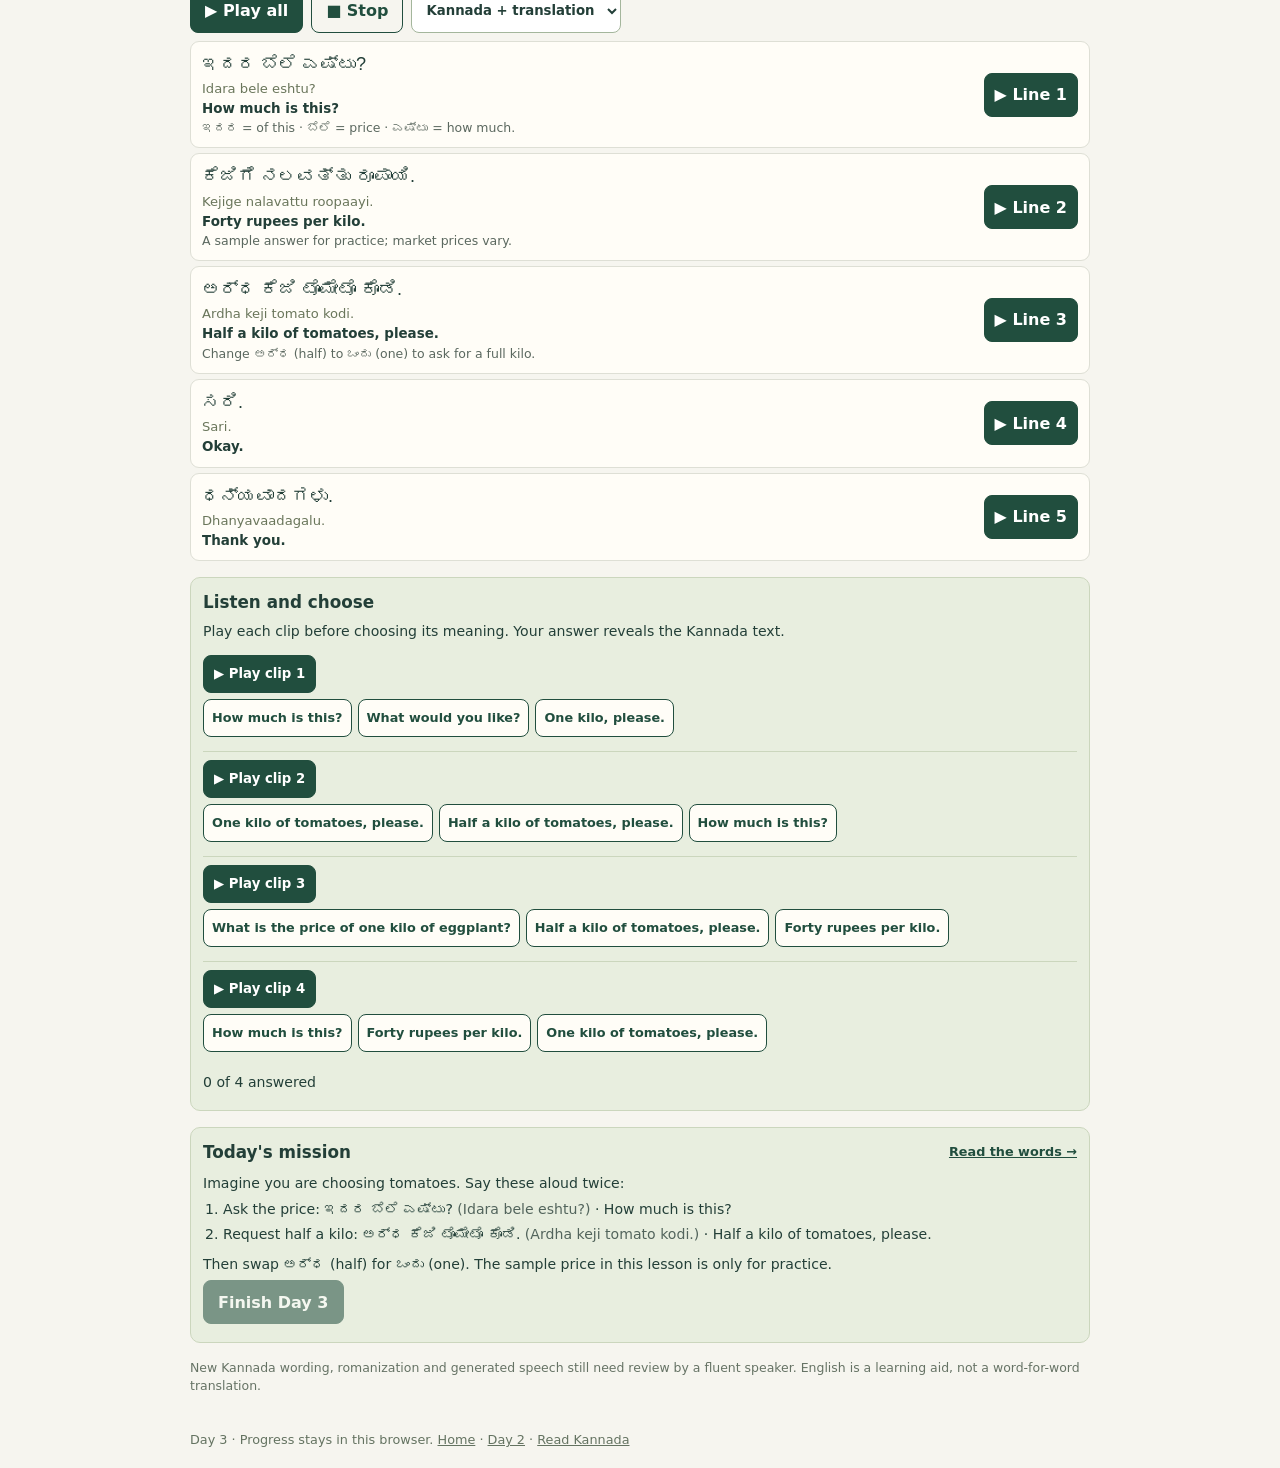
<file: kanada/day-3/index.html>
<!doctype html>
<html lang="en">
<head>
  <meta charset="utf-8">
  <meta name="viewport" content="width=device-width, initial-scale=1">
  <title>Day 3 · Price and quantity · Learn Kannada</title>
  <meta name="description" content="Ask how much something costs and request one kilo or half a kilo in Kannada with saved audio.">
  <link rel="stylesheet" href="../styles.css">
  <link rel="stylesheet" href="../day-1/styles.css">
  <link rel="stylesheet" href="./styles.css">
  <script type="module" src="./app.js"></script>
</head>
<body>
  <a class="skip-link" href="#main">Skip to lesson</a>
  <header><a href="../" aria-label="Home">Home</a><span>LEARN KANNADA · DAY 3</span></header>
  <main id="main">
    <div class="day-head"><div><p class="eyebrow">DAY 3 OF 7 · 10 MINUTES</p><h1>Ask the price. Choose a quantity.</h1><p class="lead">Learn <span lang="kn">ಎಷ್ಟು</span> (how much), ask a simple price question, then request one kilo or half a kilo.</p></div><span class="badge">One reusable pattern</span></div>
    <nav class="day-nav" aria-label="Lesson sections"><a href="../" aria-label="Home">Home</a><a href="#phrases">Words & phrases</a><a href="#pattern">Pattern</a><a href="#dialogue">Dialogue</a><a href="#story">Story</a><a href="#quiz">Listen</a><a href="#mission">Mission</a><a href="../read/">Read Kannada ↗</a></nav>
    <section class="lesson-tools" aria-label="Listening options"><label>Audio speed <select id="rate"><option value="0.6">0.6× · Slow</option><option value="0.8" selected>0.8× · Gentle</option><option value="1">1.0× · Normal</option></select></label><label class="check"><input type="checkbox" id="show-roman" checked> Show pronunciation</label><label class="check"><input type="checkbox" id="show-english" checked> Show English</label><button id="stop" class="secondary">■ Stop audio</button></section>
    <p id="status" role="status" aria-live="polite">Tap ▶ to listen, then repeat aloud.</p>
    <section id="phrases"><div class="section-heading"><h2>Words and useful phrases</h2><span>Listen · repeat</span></div><div id="phrase-list"></div></section>
    <section id="pattern" class="compact-panel"><div class="section-heading"><h2>Build the request</h2><a class="read-link" href="../read/#word-ardha">Read these words →</a></div>
      <div class="pattern-pieces"><div><a href="../read/#word-ardha" lang="kn">ಅರ್ಧ</a><span data-roman>ardha</span><small>half</small></div><div><a href="../read/#word-keji" lang="kn">ಕೆಜಿ</a><span data-roman>keji</span><small>kilo</small></div><div><a href="../read/#word-tomato" lang="kn">ಟೊಮೇಟೊ</a><span data-roman>tomato</span><small>item</small></div><div><a href="../read/#word-kodi" lang="kn">ಕೊಡಿ</a><span data-roman>kodi</span><small>please give</small></div></div>
      <p><strong lang="kn">ಅರ್ಧ ಕೆಜಿ ಟೊಮೇಟೊ ಕೊಡಿ</strong> <span data-roman>(Ardha keji tomato kodi)</span> means “Half a kilo of tomatoes, please.” Change <a href="../read/#word-ardha" lang="kn">ಅರ್ಧ</a> (half) to <a href="../read/#word-ondu" lang="kn">ಒಂದು</a> (one) for one kilo. To ask the price, say <strong lang="kn">ಇದರ ಬೆಲೆ ಎಷ್ಟು?</strong> <span data-roman>(Idara bele eshtu?)</span> — “How much is this?”</p>
      <p class="hint">Pattern: quantity + item + <span lang="kn">ಕೊಡಿ</span> (please give). A sample shop answer is <span lang="kn">ಕೆಜಿಗೆ <a href="../read/#word-nalavattu" lang="kn">ನಲವತ್ತು</a> <a href="../read/#word-roopaayi" lang="kn">ರೂಪಾಯಿ</a></span> (Kejige nalavattu roopaayi, “40 rupees per kilo”); real prices vary.</p>
    </section>
    <section id="dialogue"><div class="section-heading"><h2>At the vegetable stall</h2><span>Tap each line</span></div><div id="dialogue-list"></div></section>
    <section id="story"><div class="section-heading"><h2>Mini story: At the market</h2><span>Five short lines</span></div><div class="story-tools"><button id="play-story">▶ Play all</button><button id="stop-story" class="secondary">■ Stop</button><label>Story view <select id="story-mode"><option value="both">Kannada + translation</option><option value="kannada">Kannada focus</option><option value="audio">Audio first</option></select></label></div><div id="story-list"></div><button id="reveal-story" class="secondary" hidden>Reveal story text</button></section>
    <section id="quiz" class="compact-panel"><h2>Listen and choose</h2><p>Play each clip before choosing its meaning. Your answer reveals the Kannada text.</p><div id="quiz-list"></div><p id="quiz-score" aria-live="polite"></p></section>
    <section id="mission" class="compact-panel"><div class="section-heading"><h2>Today's mission</h2><a class="read-link" href="../read/#word-eshtu">Read the words →</a></div><p>Imagine you are choosing tomatoes. Say these aloud twice:</p><ol class="mission-steps"><li>Ask the price: <span lang="kn">ಇದರ ಬೆಲೆ ಎಷ್ಟು?</span> <span data-roman>(Idara bele eshtu?)</span> · How much is this?</li><li>Request half a kilo: <span lang="kn">ಅರ್ಧ ಕೆಜಿ ಟೊಮೇಟೊ ಕೊಡಿ.</span> <span data-roman>(Ardha keji tomato kodi.)</span> · Half a kilo of tomatoes, please.</li></ol><p>Then swap <span lang="kn">ಅರ್ಧ</span> (half) for <span lang="kn">ಒಂದು</span> (one). The sample price in this lesson is only for practice.</p><button id="complete" disabled>Finish Day 3</button><p id="completion" role="status" aria-live="polite"></p></section>
    <p class="review-note">New Kannada wording, romanization and generated speech still need review by a fluent speaker. English is a learning aid, not a word-for-word translation.</p>
  </main>
  <footer>Day 3 · Progress stays in this browser. <a href="../">Home</a> · <a href="../day-2/">Day 2</a> · <a href="../read/">Read Kannada</a></footer>
</body>
</html>
</file>
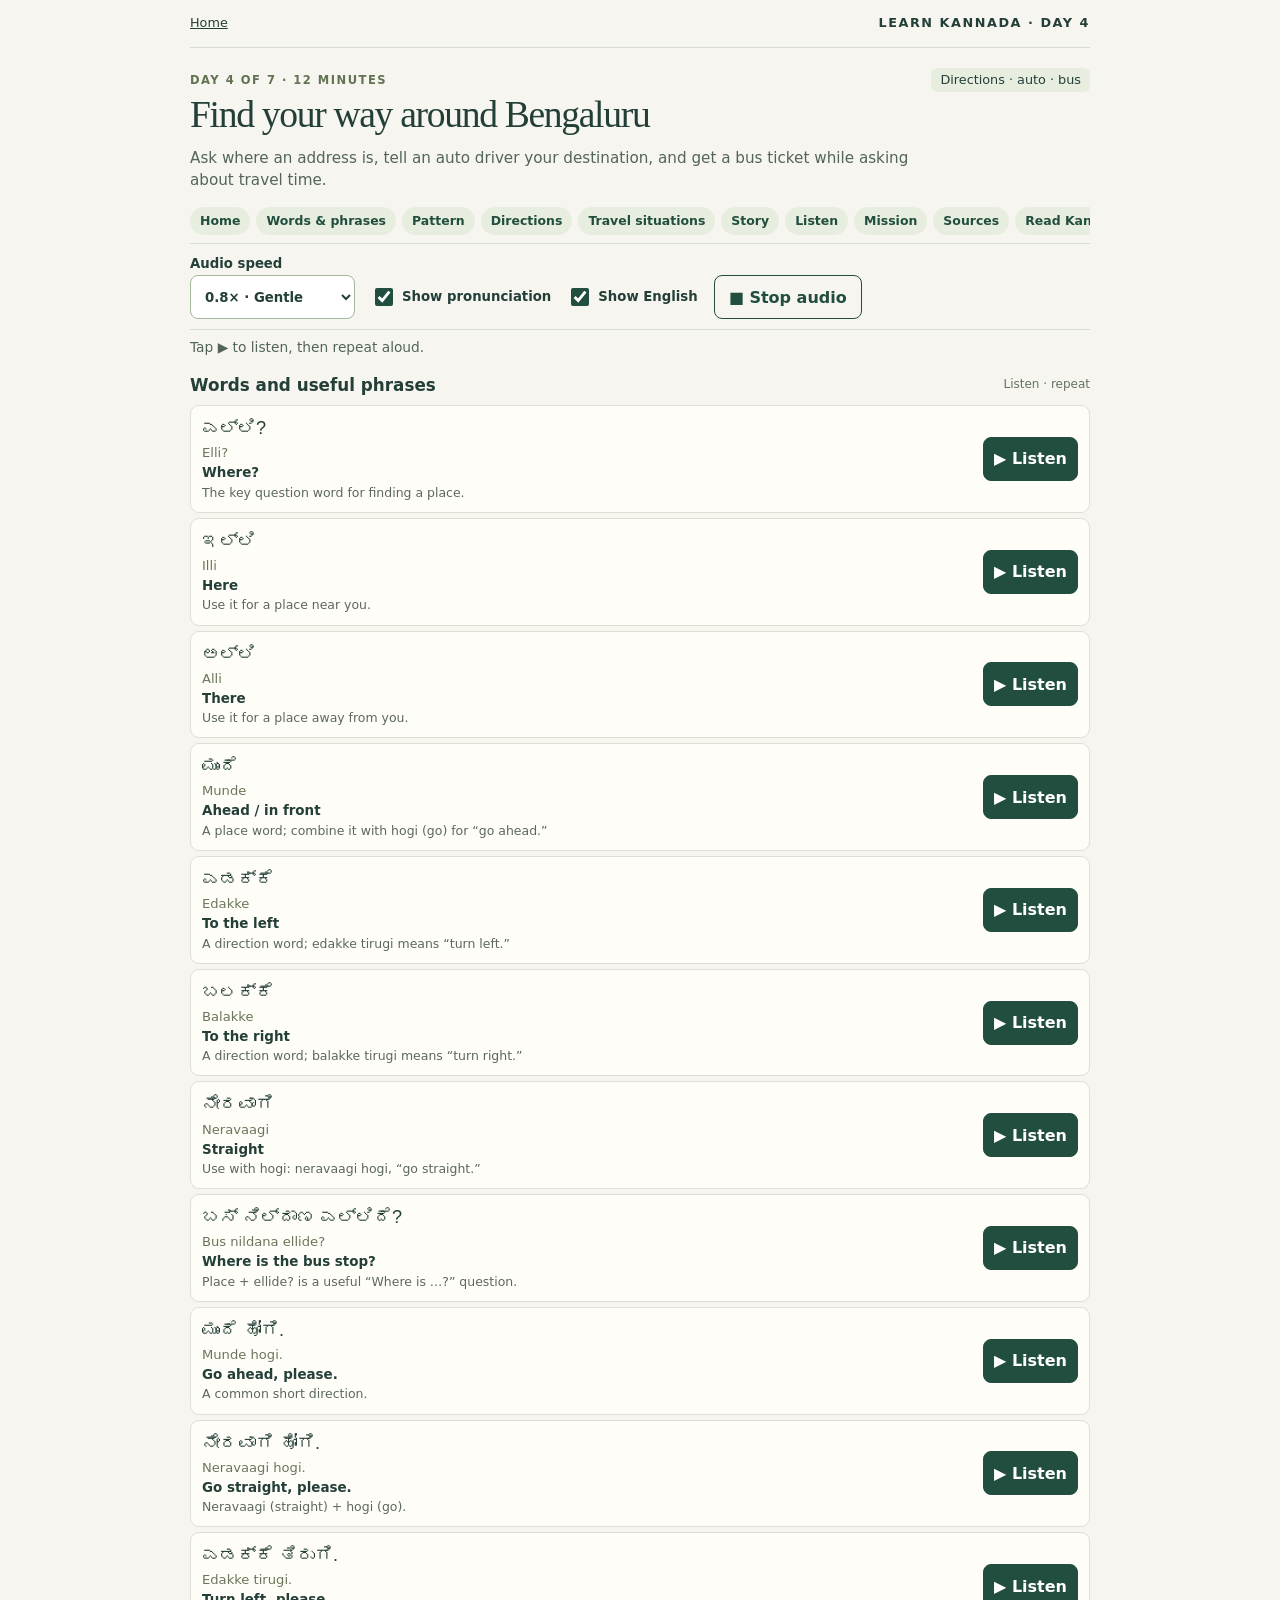
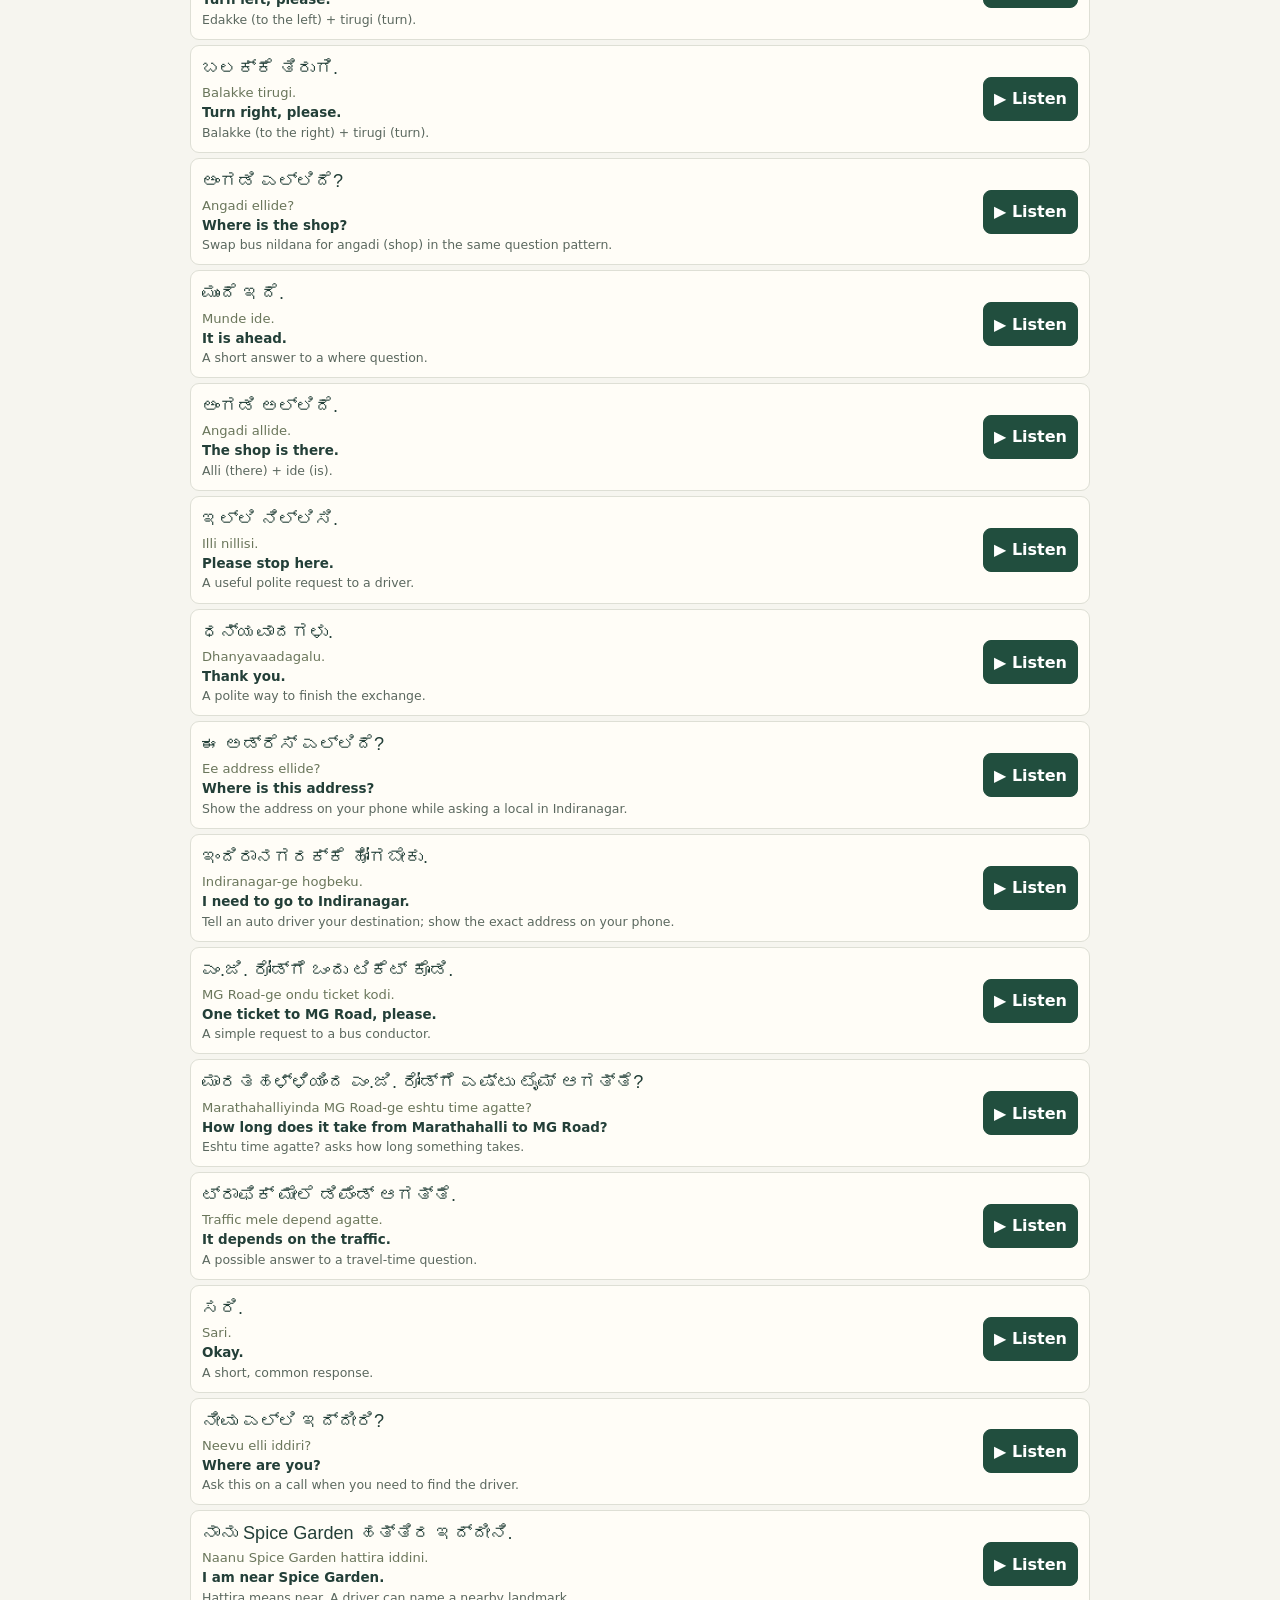
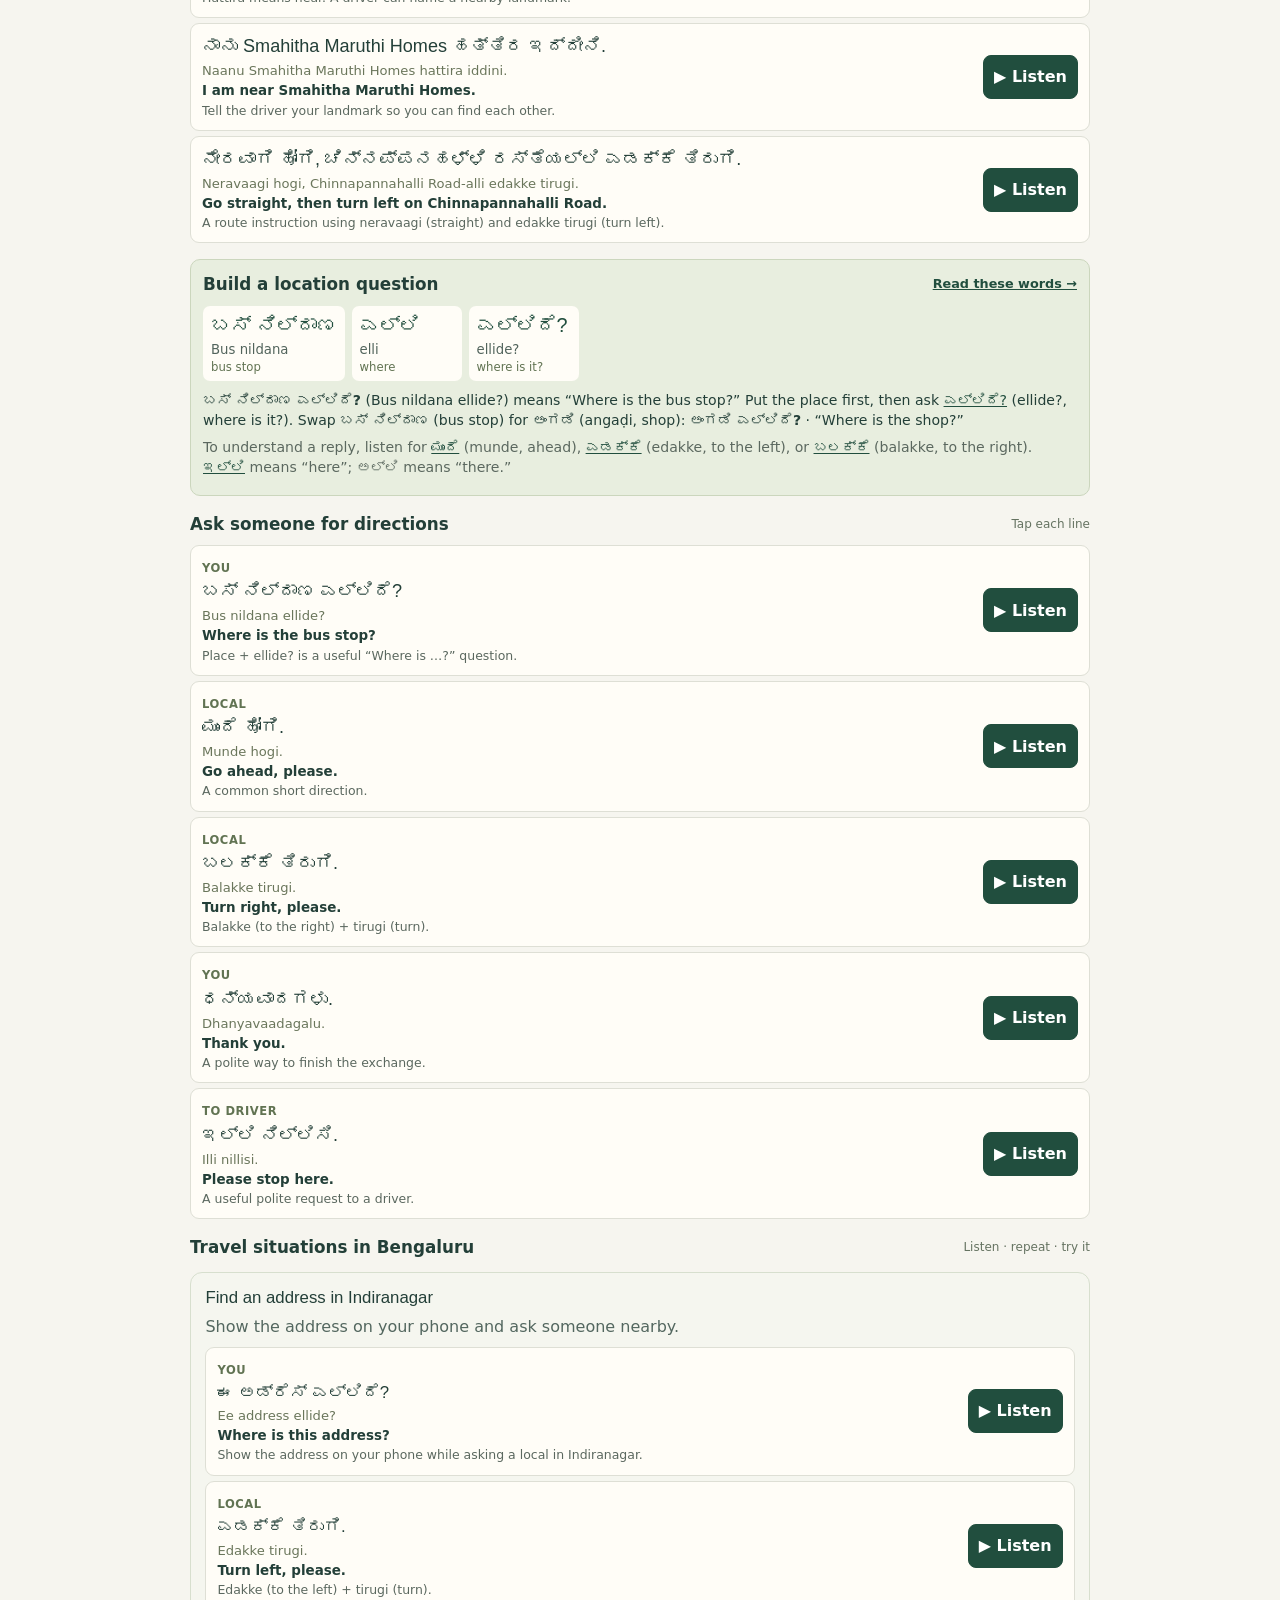
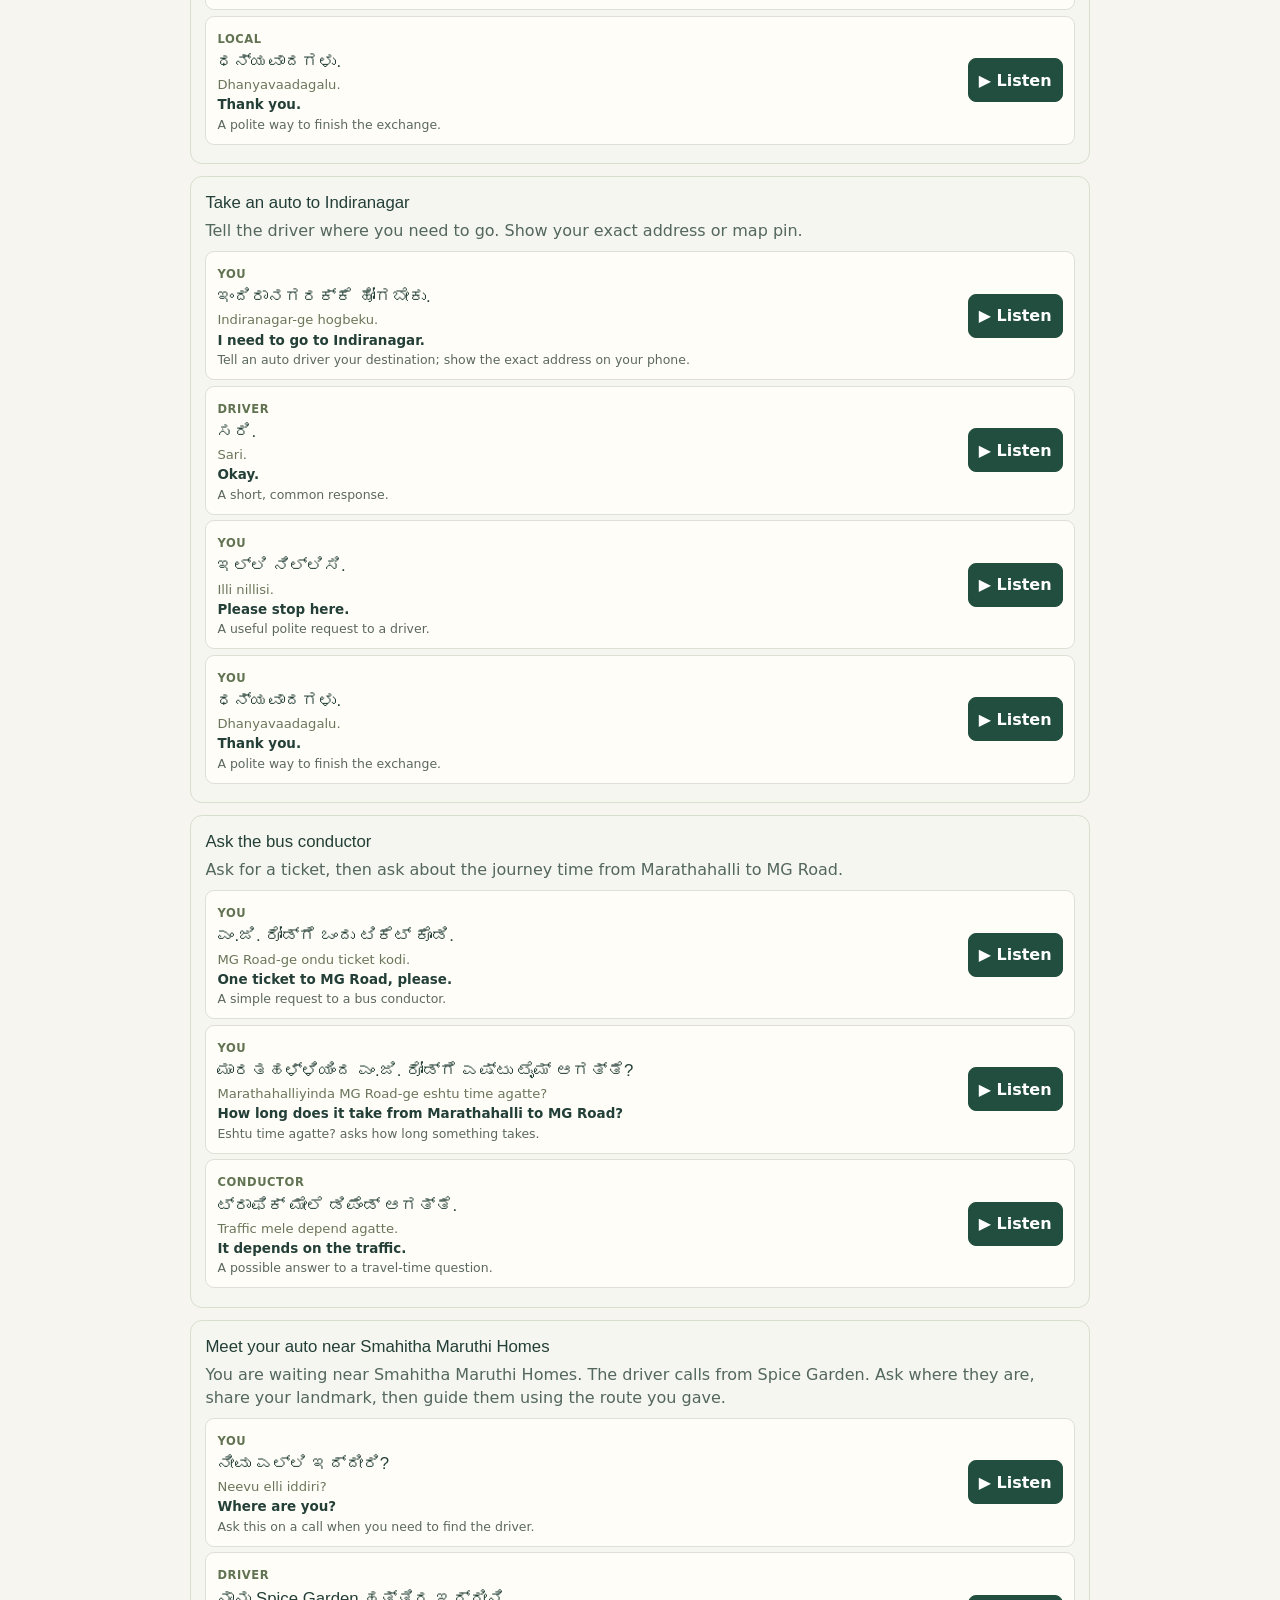
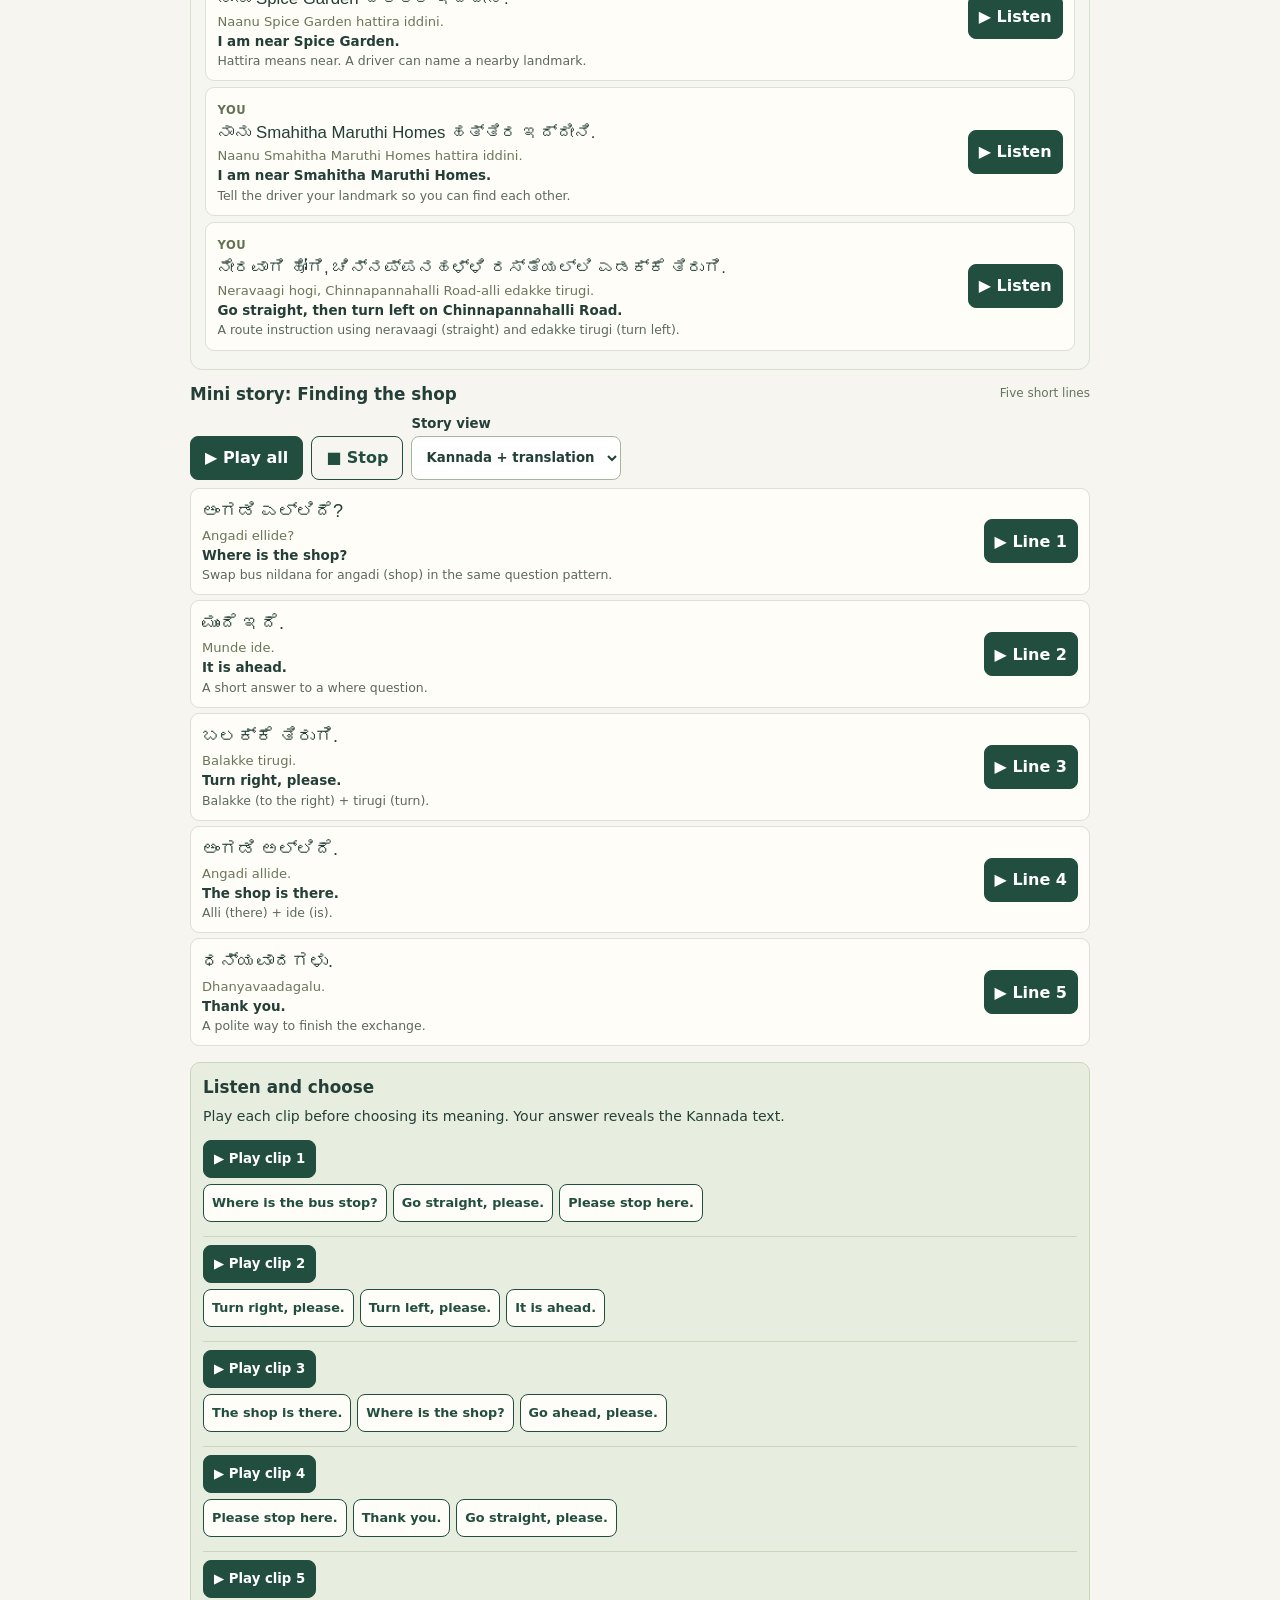
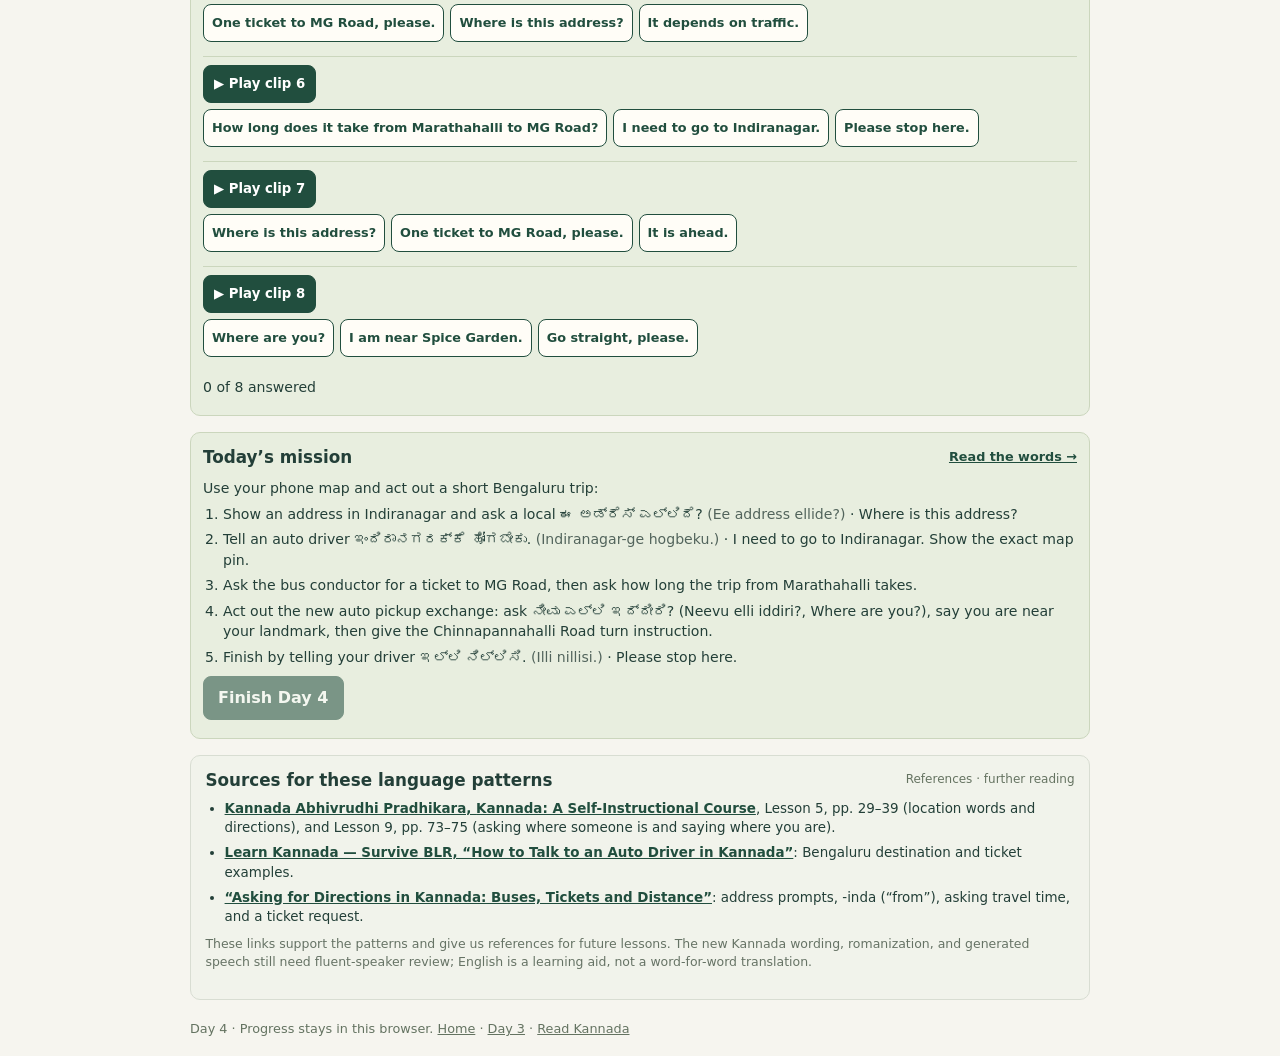
<file: kanada/day-4/index.html>
<!doctype html>
<html lang="en">
<head>
  <meta charset="utf-8">
  <meta name="viewport" content="width=device-width, initial-scale=1">
  <title>Day 4 · Directions and travel · Learn Kannada</title>
  <meta name="description" content="Practice asking for directions, taking an auto, and speaking with a Bengaluru bus conductor in Kannada.">
  <link rel="stylesheet" href="../styles.css">
  <link rel="stylesheet" href="../day-1/styles.css">
  <link rel="stylesheet" href="./styles.css">
  <script type="module" src="./app.js"></script>
</head>
<body>
  <a class="skip-link" href="#main">Skip to lesson</a>
  <header><a href="../" aria-label="Home">Home</a><span>LEARN KANNADA · DAY 4</span></header>
  <main id="main">
    <div class="day-head"><div><p class="eyebrow">DAY 4 OF 7 · 12 MINUTES</p><h1>Find your way around Bengaluru</h1><p class="lead">Ask where an address is, tell an auto driver your destination, and get a bus ticket while asking about travel time.</p></div><span class="badge">Directions · auto · bus</span></div>
    <nav class="day-nav" aria-label="Lesson sections"><a href="../" aria-label="Home">Home</a><a href="#phrases">Words & phrases</a><a href="#pattern">Pattern</a><a href="#dialogue">Directions</a><a href="#scenarios">Travel situations</a><a href="#story">Story</a><a href="#quiz">Listen</a><a href="#mission">Mission</a><a href="#sources">Sources</a><a href="../read/">Read Kannada ↗</a><a href="../day-3/">← Day 3</a></nav>
    <section class="lesson-tools" aria-label="Listening options"><label>Audio speed <select id="rate"><option value="0.6">0.6× · Slow</option><option value="0.8" selected>0.8× · Gentle</option><option value="1">1.0× · Normal</option></select></label><label class="check"><input type="checkbox" id="show-roman" checked> Show pronunciation</label><label class="check"><input type="checkbox" id="show-english" checked> Show English</label><button id="stop" class="secondary">■ Stop audio</button></section>
    <p id="status" role="status" aria-live="polite">Tap ▶ to listen, then repeat aloud.</p>
    <section id="phrases"><div class="section-heading"><h2>Words and useful phrases</h2><span>Listen · repeat</span></div><div id="phrase-list"></div></section>
    <section id="pattern" class="compact-panel"><div class="section-heading"><h2>Build a location question</h2><a class="read-link" href="../read/#day-4">Read these words →</a></div>
      <div class="pattern-pieces"><div><a href="../read/#word-bus-nildana" lang="kn">ಬಸ್ ನಿಲ್ದಾಣ</a><span data-roman>Bus nildana</span><small>bus stop</small></div><div><a href="../read/#word-elli" lang="kn">ಎಲ್ಲಿ</a><span data-roman>elli</span><small>where</small></div><div><a href="../read/#word-elli" lang="kn">ಎಲ್ಲಿದೆ?</a><span data-roman>ellide?</span><small>where is it?</small></div></div>
      <p><strong lang="kn">ಬಸ್ ನಿಲ್ದಾಣ ಎಲ್ಲಿದೆ?</strong> <span data-roman>(Bus nildana ellide?)</span> means “Where is the bus stop?” Put the place first, then ask <a href="../read/#word-elli" lang="kn">ಎಲ್ಲಿದೆ?</a> (ellide?, where is it?). Swap <span lang="kn">ಬಸ್ ನಿಲ್ದಾಣ</span> (bus stop) for <span lang="kn">ಅಂಗಡಿ</span> (angaḍi, shop): <strong lang="kn">ಅಂಗಡಿ ಎಲ್ಲಿದೆ?</strong> · “Where is the shop?”</p>
      <p class="hint">To understand a reply, listen for <a href="../read/#word-munde" lang="kn">ಮುಂದೆ</a> (munde, ahead), <a href="../read/#word-edakke" lang="kn">ಎಡಕ್ಕೆ</a> (edakke, to the left), or <a href="../read/#word-balakke" lang="kn">ಬಲಕ್ಕೆ</a> (balakke, to the right). <a href="../read/#word-illi" lang="kn">ಇಲ್ಲಿ</a> means “here”; <span lang="kn">ಅಲ್ಲಿ</span> means “there.”</p>
    </section>
    <section id="dialogue"><div class="section-heading"><h2>Ask someone for directions</h2><span>Tap each line</span></div><div id="dialogue-list"></div></section>
    <section id="scenarios"><div class="section-heading"><h2>Travel situations in Bengaluru</h2><span>Listen · repeat · try it</span></div><div id="scenario-list"></div></section>
    <section id="story"><div class="section-heading"><h2>Mini story: Finding the shop</h2><span>Five short lines</span></div><div class="story-tools"><button id="play-story">▶ Play all</button><button id="stop-story" class="secondary">■ Stop</button><label>Story view <select id="story-mode"><option value="both">Kannada + translation</option><option value="kannada">Kannada focus</option><option value="audio">Audio first</option></select></label></div><div id="story-list"></div><button id="reveal-story" class="secondary" hidden>Reveal story text</button></section>
    <section id="quiz" class="compact-panel"><h2>Listen and choose</h2><p>Play each clip before choosing its meaning. Your answer reveals the Kannada text.</p><div id="quiz-list"></div><p id="quiz-score" aria-live="polite"></p></section>
    <section id="mission" class="compact-panel"><div class="section-heading"><h2>Today’s mission</h2><a class="read-link" href="../read/#day-4">Read the words →</a></div><p>Use your phone map and act out a short Bengaluru trip:</p><ol class="mission-steps"><li>Show an address in Indiranagar and ask a local <span lang="kn">ಈ ಅಡ್ರೆಸ್ ಎಲ್ಲಿದೆ?</span> <span data-roman>(Ee address ellide?)</span> · Where is this address?</li><li>Tell an auto driver <span lang="kn">ಇಂದಿರಾನಗರಕ್ಕೆ ಹೋಗಬೇಕು.</span> <span data-roman>(Indiranagar-ge hogbeku.)</span> · I need to go to Indiranagar. Show the exact map pin.</li><li>Ask the bus conductor for a ticket to MG Road, then ask how long the trip from Marathahalli takes.</li><li>Act out the new auto pickup exchange: ask <span lang="kn">ನೀವು ಎಲ್ಲಿ ಇದ್ದೀರಿ?</span> (Neevu elli iddiri?, Where are you?), say you are near your landmark, then give the Chinnapannahalli Road turn instruction.</li><li>Finish by telling your driver <span lang="kn">ಇಲ್ಲಿ ನಿಲ್ಲಿಸಿ.</span> <span data-roman>(Illi nillisi.)</span> · Please stop here.</li></ol><button id="complete" disabled>Finish Day 4</button><p id="completion" role="status" aria-live="polite"></p></section>
    <section id="sources" class="sources-note"><div class="section-heading"><h2>Sources for these language patterns</h2><span>References · further reading</span></div><ul class="sources-list"><li><a href="https://hakka-pa.org/wp-content/kannada-kali/KANNADA_ABHIVRUDDHI_PRADHIKARA.pdf">Kannada Abhivrudhi Pradhikara, <cite>Kannada: A Self-Instructional Course</cite></a>, Lesson 5, pp. 29–39 (location words and directions), and Lesson 9, pp. 73–75 (asking where someone is and saying where you are).</li><li><a href="https://www.kannadalearning.com/guides/how-to-talk-to-an-auto-driver-in-kannada/">Learn Kannada — Survive BLR, “How to Talk to an Auto Driver in Kannada”</a>: Bengaluru destination and ticket examples.</li><li><a href="https://learnkannada.site/blog/whereabouts-and-travel-in-kannada">“Asking for Directions in Kannada: Buses, Tickets and Distance”</a>: address prompts, <i>-inda</i> (“from”), asking travel time, and a ticket request.</li></ul><p class="review-note">These links support the patterns and give us references for future lessons. The new Kannada wording, romanization, and generated speech still need fluent-speaker review; English is a learning aid, not a word-for-word translation.</p></section>
  </main>
  <footer>Day 4 · Progress stays in this browser. <a href="../">Home</a> · <a href="../day-3/">Day 3</a> · <a href="../read/">Read Kannada</a></footer>
</body>
</html>
</file>
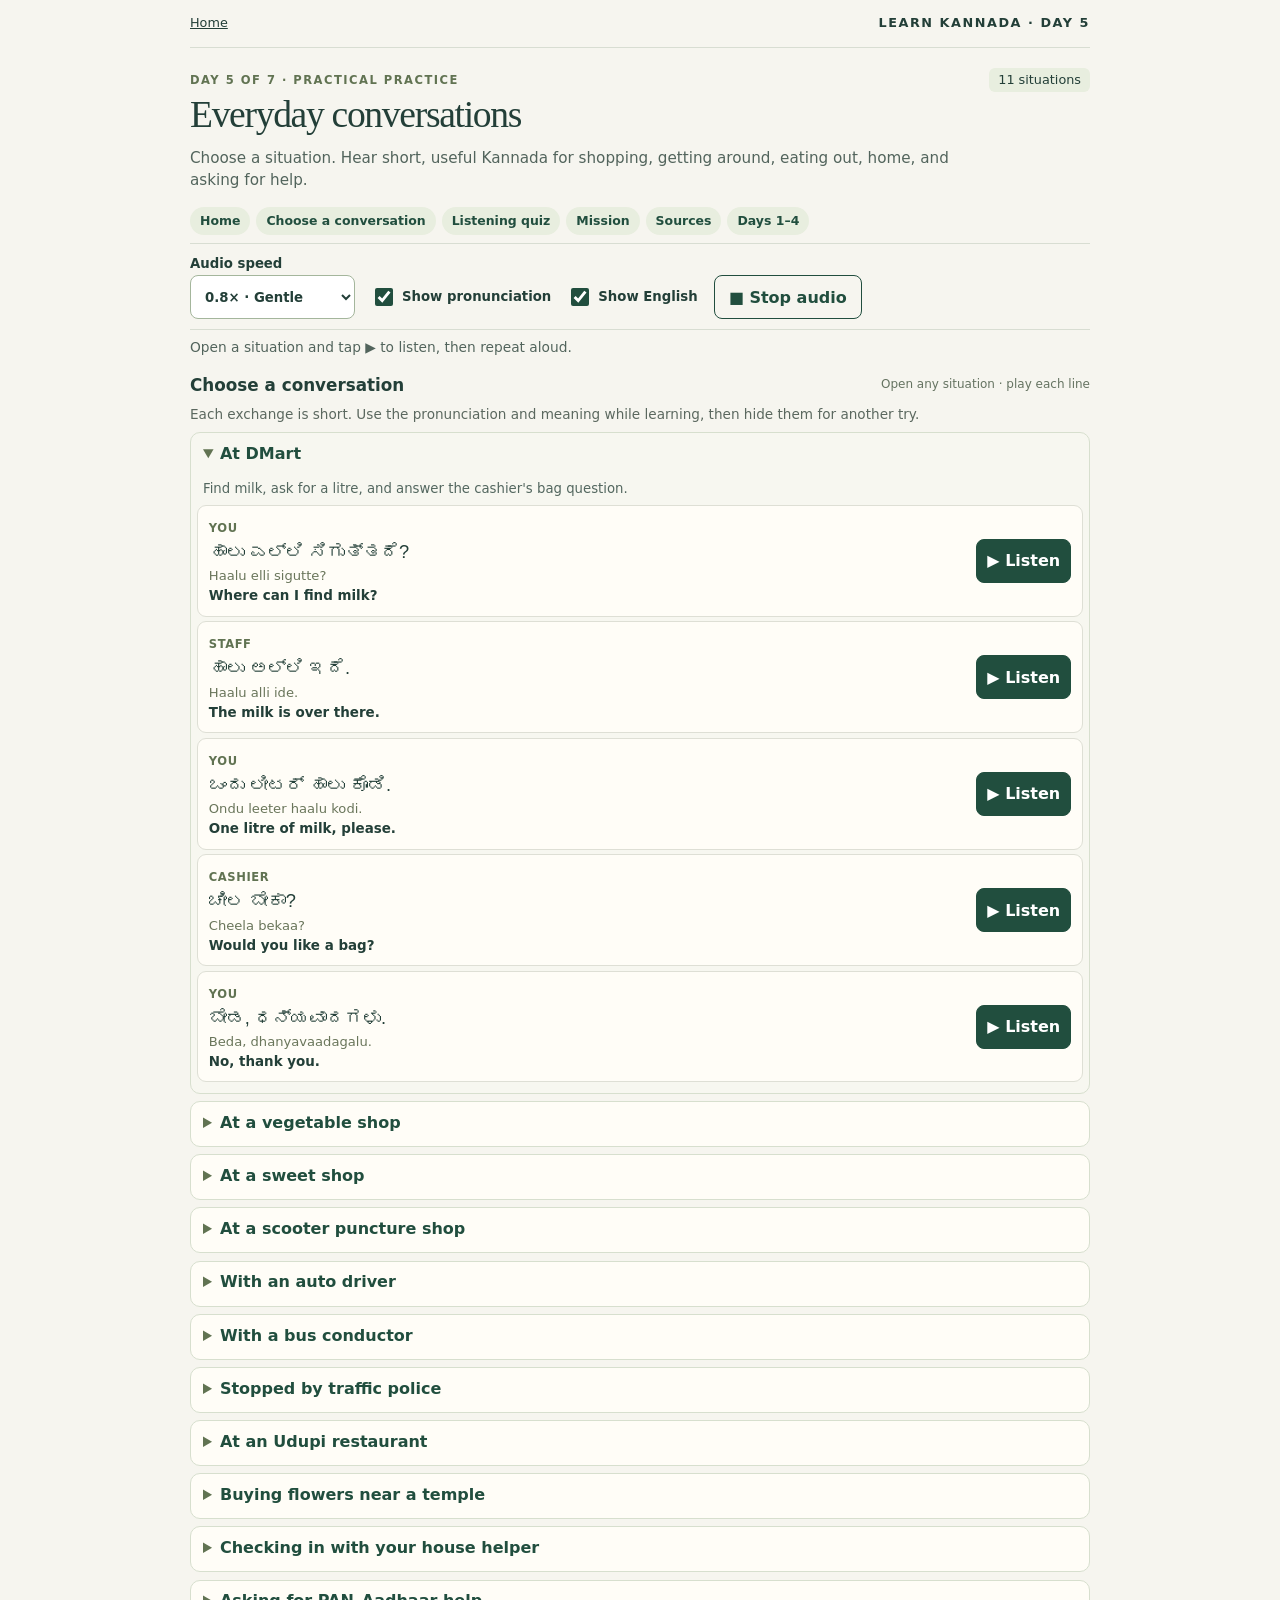
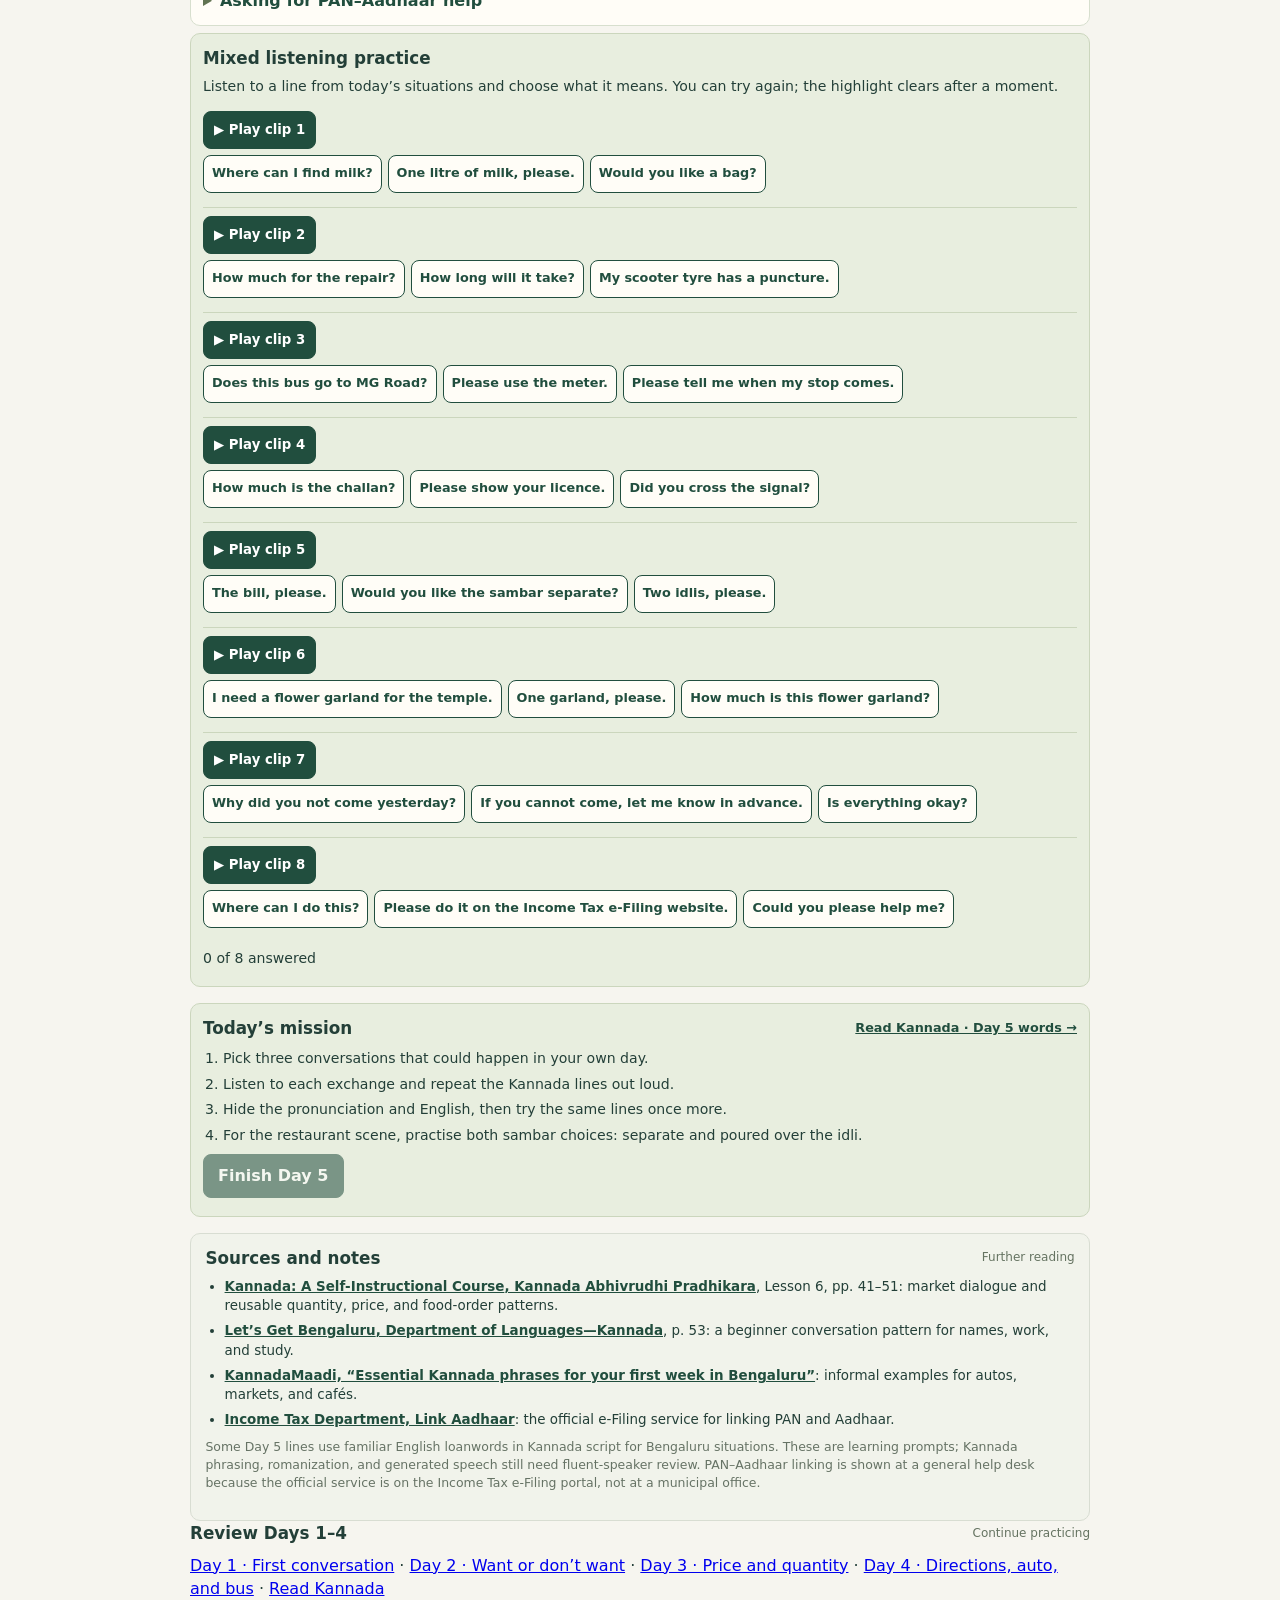
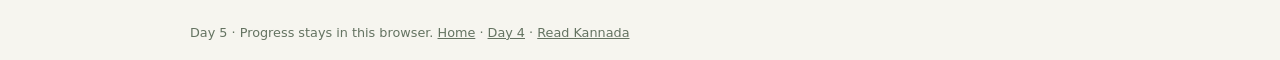
<file: kanada/day-5/index.html>
<!doctype html>
<html lang="en">
<head>
  <meta charset="utf-8">
  <meta name="viewport" content="width=device-width, initial-scale=1">
  <title>Day 5 · Everyday conversations · Learn Kannada</title>
  <meta name="description" content="Practice short Kannada conversations for shops, transport, restaurants, home, and everyday help in Bengaluru.">
  <link rel="stylesheet" href="../styles.css">
  <link rel="stylesheet" href="../day-1/styles.css">
  <link rel="stylesheet" href="./styles.css">
  <script type="module" src="./app.js"></script>
</head>
<body>
  <a class="skip-link" href="#main">Skip to lesson</a>
  <header><a href="../" aria-label="Home">Home</a><span>LEARN KANNADA · DAY 5</span></header>
  <main id="main">
    <div class="day-head"><div><p class="eyebrow">DAY 5 OF 7 · PRACTICAL PRACTICE</p><h1>Everyday conversations</h1><p class="lead">Choose a situation. Hear short, useful Kannada for shopping, getting around, eating out, home, and asking for help.</p></div><span class="badge">11 situations</span></div>
    <nav class="day-nav" aria-label="Lesson sections"><a href="../" aria-label="Home">Home</a><a href="#scenarios">Choose a conversation</a><a href="#quiz">Listening quiz</a><a href="#mission">Mission</a><a href="#sources">Sources</a><a href="#review-links">Days 1–4</a></nav>
    <section class="lesson-tools" aria-label="Listening options"><label>Audio speed <select id="rate"><option value="0.6">0.6× · Slow</option><option value="0.8" selected>0.8× · Gentle</option><option value="1">1.0× · Normal</option></select></label><label class="check"><input type="checkbox" id="show-roman" checked> Show pronunciation</label><label class="check"><input type="checkbox" id="show-english" checked> Show English</label><button id="stop" class="secondary">■ Stop audio</button></section>
    <p id="status" role="status" aria-live="polite">Open a situation and tap ▶ to listen, then repeat aloud.</p>
    <section id="scenarios"><div class="section-heading"><h2>Choose a conversation</h2><span>Open any situation · play each line</span></div><p class="hint">Each exchange is short. Use the pronunciation and meaning while learning, then hide them for another try.</p><div id="scenario-list"></div></section>
    <section id="quiz" class="compact-panel"><h2>Mixed listening practice</h2><p>Listen to a line from today’s situations and choose what it means. You can try again; the highlight clears after a moment.</p><div id="quiz-list"></div><p id="quiz-score" aria-live="polite"></p></section>
    <section id="mission" class="compact-panel"><div class="section-heading"><h2>Today’s mission</h2><a class="read-link" href="../read/#day-5">Read Kannada · Day 5 words →</a></div><ol class="mission-steps"><li>Pick three conversations that could happen in your own day.</li><li>Listen to each exchange and repeat the Kannada lines out loud.</li><li>Hide the pronunciation and English, then try the same lines once more.</li><li>For the restaurant scene, practise both sambar choices: separate and poured over the idli.</li></ol><button id="complete" disabled>Finish Day 5</button><p id="completion" role="status" aria-live="polite"></p></section>
    <section id="sources" class="sources-note"><div class="section-heading"><h2>Sources and notes</h2><span>Further reading</span></div><ul class="sources-list">
      <li><a href="https://hakka-pa.org/wp-content/kannada-kali/KANNADA_ABHIVRUDDHI_PRADHIKARA.pdf"><cite>Kannada: A Self-Instructional Course</cite>, Kannada Abhivrudhi Pradhikara</a>, Lesson 6, pp. 41–51: market dialogue and reusable quantity, price, and food-order patterns.</li>
      <li><a href="https://presidencyuniversity.in/uploads/events/6690ba9ee18251720760990.pdf"><cite>Let’s Get Bengaluru</cite>, Department of Languages—Kannada</a>, p. 53: a beginner conversation pattern for names, work, and study.</li>
      <li><a href="https://www.kannadamaadi.com/blog/essential-kannada-phrases-autorickshaw-market-cafe/">KannadaMaadi, “Essential Kannada phrases for your first week in Bengaluru”</a>: informal examples for autos, markets, and cafés.</li>
      <li><a href="https://www.incometax.gov.in/iec/foportal/help/all-topics/e-filing-services/link-aadhaar">Income Tax Department, Link Aadhaar</a>: the official e-Filing service for linking PAN and Aadhaar.</li>
    </ul><p class="review-note">Some Day 5 lines use familiar English loanwords in Kannada script for Bengaluru situations. These are learning prompts; Kannada phrasing, romanization, and generated speech still need fluent-speaker review. PAN–Aadhaar linking is shown at a general help desk because the official service is on the Income Tax e-Filing portal, not at a municipal office.</p></section>
    <section id="review-links" class="review-links"><div class="section-heading"><h2>Review Days 1–4</h2><span>Continue practicing</span></div><p><a href="../day-1/">Day 1 · First conversation</a> · <a href="../day-2/">Day 2 · Want or don’t want</a> · <a href="../day-3/">Day 3 · Price and quantity</a> · <a href="../day-4/">Day 4 · Directions, auto, and bus</a> · <a href="../read/">Read Kannada</a></p></section>
  </main>
  <footer>Day 5 · Progress stays in this browser. <a href="../">Home</a> · <a href="../day-4/">Day 4</a> · <a href="../read/">Read Kannada</a></footer>
</body>
</html>
</file>
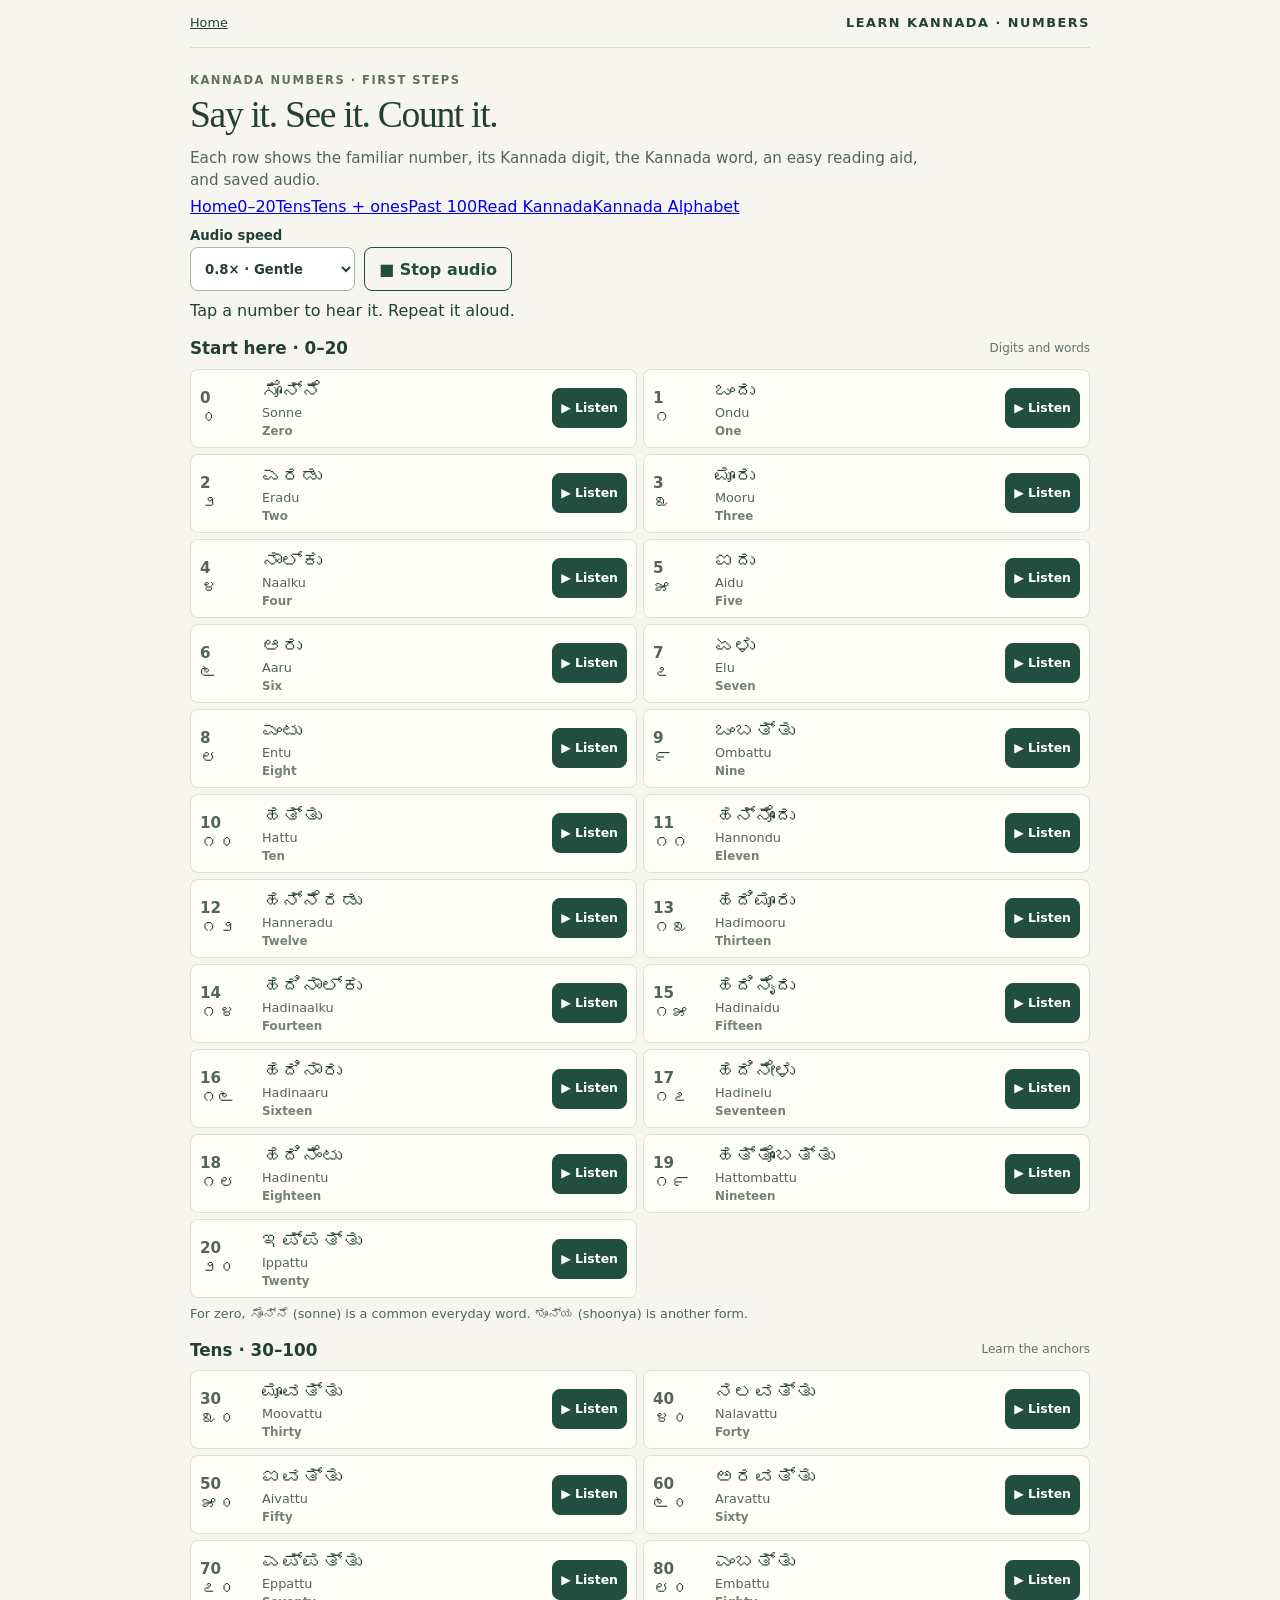
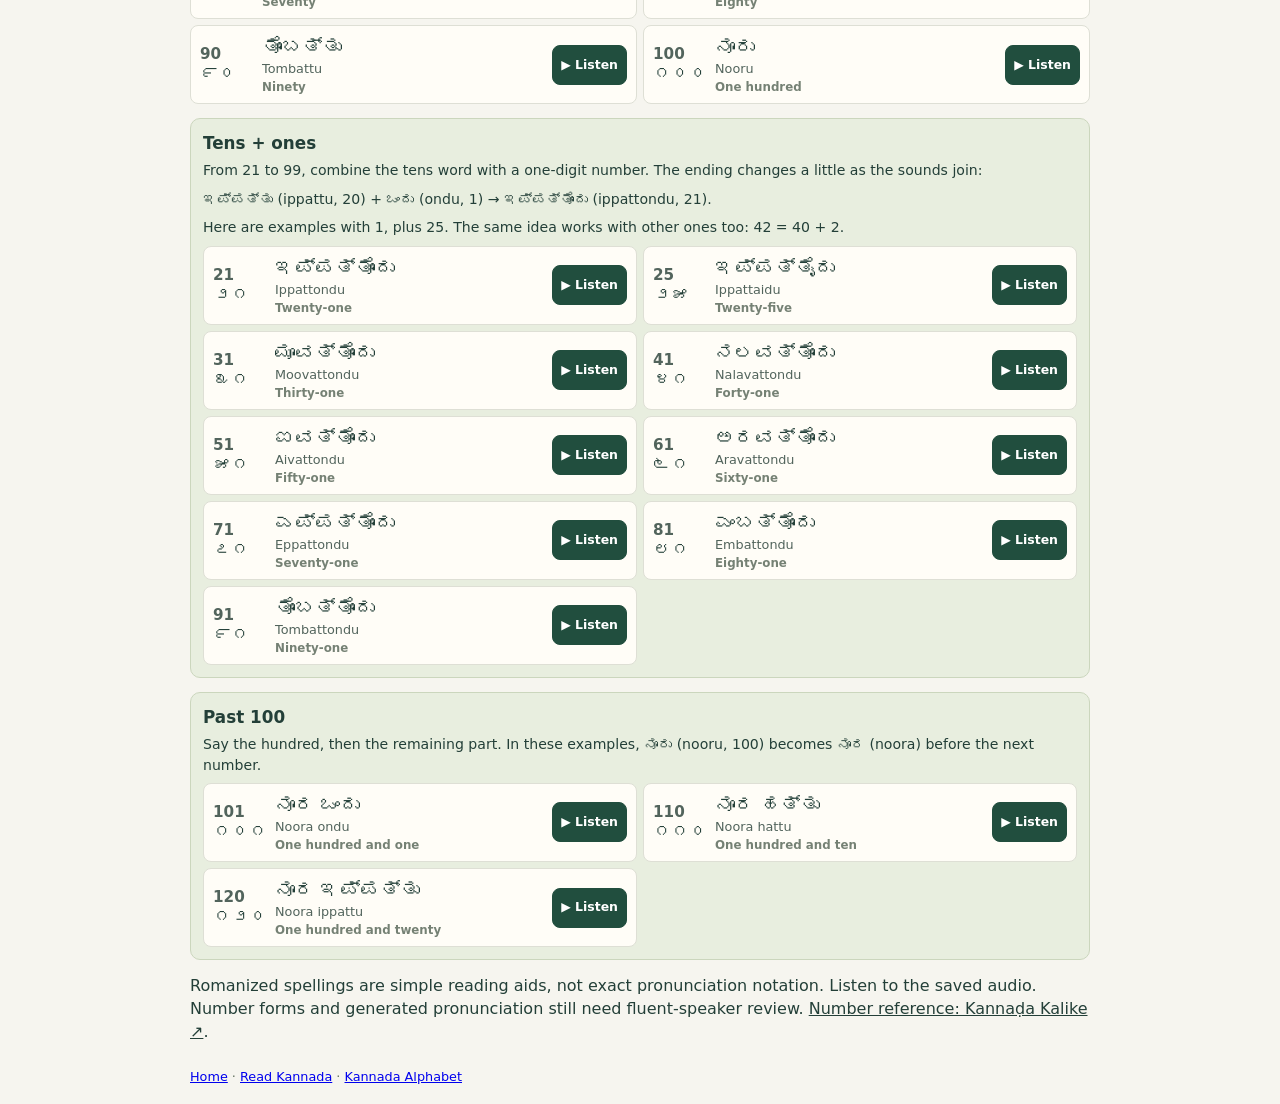
<file: kanada/numbers/index.html>
<!doctype html>
<html lang="en">
<head>
  <meta charset="utf-8">
  <meta name="viewport" content="width=device-width, initial-scale=1">
  <title>Kannada Numbers · Learn Kannada</title>
  <meta name="description" content="Learn Kannada digits, number words, pronunciation, and how to combine tens and hundreds.">
  <link rel="stylesheet" href="../styles.css">
  <link rel="stylesheet" href="./styles.css">
  <script type="module" src="./app.js"></script>
</head>
<body>
  <a class="skip-link" href="#main">Skip to number guide</a>
  <header><a href="../" aria-label="Home">Home</a><span>LEARN KANNADA · NUMBERS</span></header>
  <main id="main">
    <p class="eyebrow">KANNADA NUMBERS · FIRST STEPS</p>
    <h1>Say it. See it. Count it.</h1>
    <p class="lead">Each row shows the familiar number, its Kannada digit, the Kannada word, an easy reading aid, and saved audio.</p>
    <nav class="reading-nav" aria-label="Number sections"><a href="../" aria-label="Home">Home</a><a href="#basics">0–20</a><a href="#tens">Tens</a><a href="#pattern">Tens + ones</a><a href="#hundreds">Past 100</a><a href="../read/">Read Kannada</a><a href="../alphabet/">Kannada Alphabet</a></nav>
    <section class="number-tools" aria-label="Audio controls"><label>Audio speed <select id="rate"><option value="0.6">0.6× · Slow</option><option value="0.8" selected>0.8× · Gentle</option><option value="1">1.0× · Normal</option></select></label><button id="stop" class="secondary">■ Stop audio</button></section>
    <p id="status" role="status" aria-live="polite">Tap a number to hear it. Repeat it aloud.</p>
    <section id="basics" class="number-section"><div class="section-heading"><h2>Start here · 0–20</h2><span>Digits and words</span></div><div id="list-basics" class="number-list"></div><p class="hint">For zero, <span lang="kn">ಸೊನ್ನೆ</span> (sonne) is a common everyday word. <span lang="kn">ಶೂನ್ಯ</span> (shoonya) is another form.</p></section>
    <section id="tens" class="number-section"><div class="section-heading"><h2>Tens · 30–100</h2><span>Learn the anchors</span></div><div id="list-tens" class="number-list"></div></section>
    <section id="pattern" class="number-section number-note"><h2>Tens + ones</h2><p>From 21 to 99, combine the tens word with a one-digit number. The ending changes a little as the sounds join:</p><p><span lang="kn">ಇಪ್ಪತ್ತು</span> (ippattu, 20) + <span lang="kn">ಒಂದು</span> (ondu, 1) → <span lang="kn">ಇಪ್ಪತ್ತೊಂದು</span> (ippattondu, 21).</p><p>Here are examples with 1, plus 25. The same idea works with other ones too: 42 = 40 + 2.</p><div id="list-pattern" class="number-list"></div></section>
    <section id="hundreds" class="number-section number-note"><h2>Past 100</h2><p>Say the hundred, then the remaining part. In these examples, <span lang="kn">ನೂರು</span> (nooru, 100) becomes <span lang="kn">ನೂರ</span> (noora) before the next number.</p><div id="list-hundreds" class="number-list"></div></section>
    <p class="review-note">Romanized spellings are simple reading aids, not exact pronunciation notation. Listen to the saved audio. Number forms and generated pronunciation still need fluent-speaker review. <a href="https://kannadakalike.org/grammar/numerals">Number reference: Kannaḍa Kalike ↗</a>.</p>
  </main>
  <footer><a href="../">Home</a> · <a href="../read/">Read Kannada</a> · <a href="../alphabet/">Kannada Alphabet</a></footer>
</body>
</html>
</file>
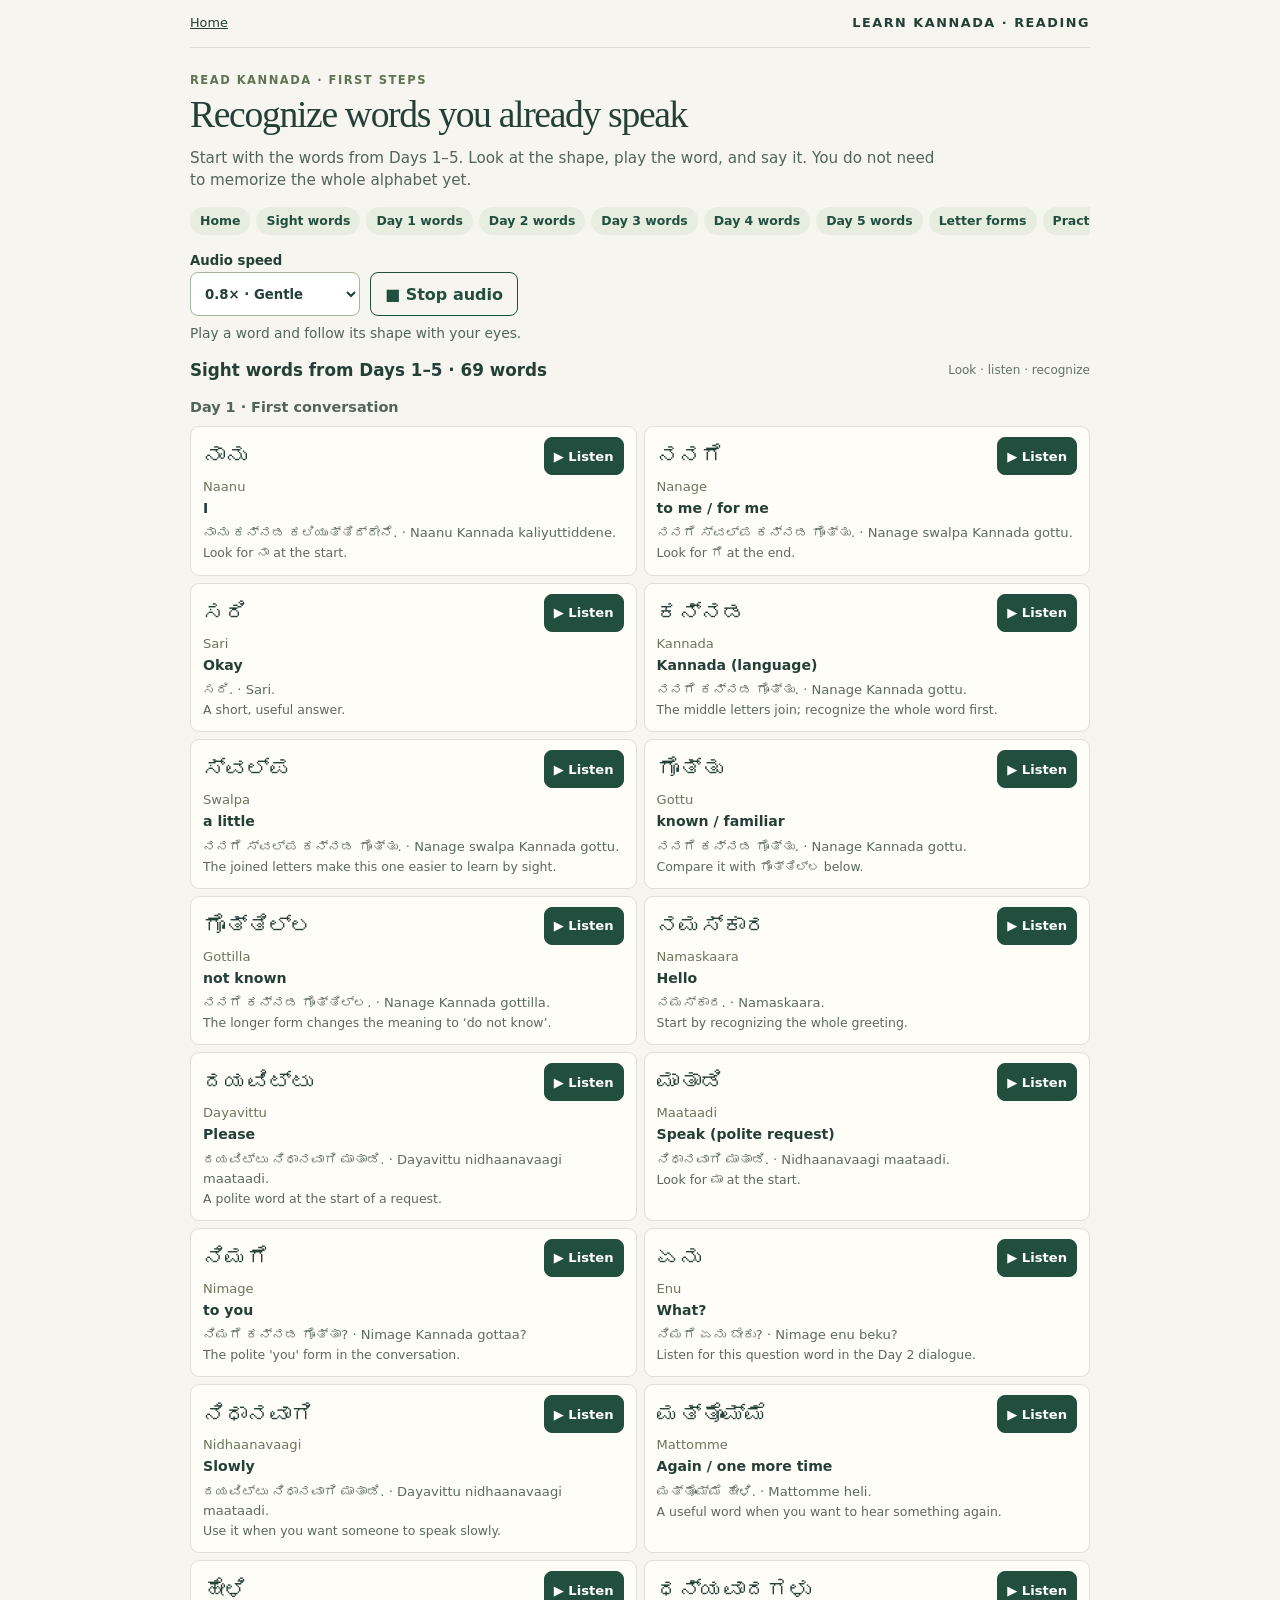
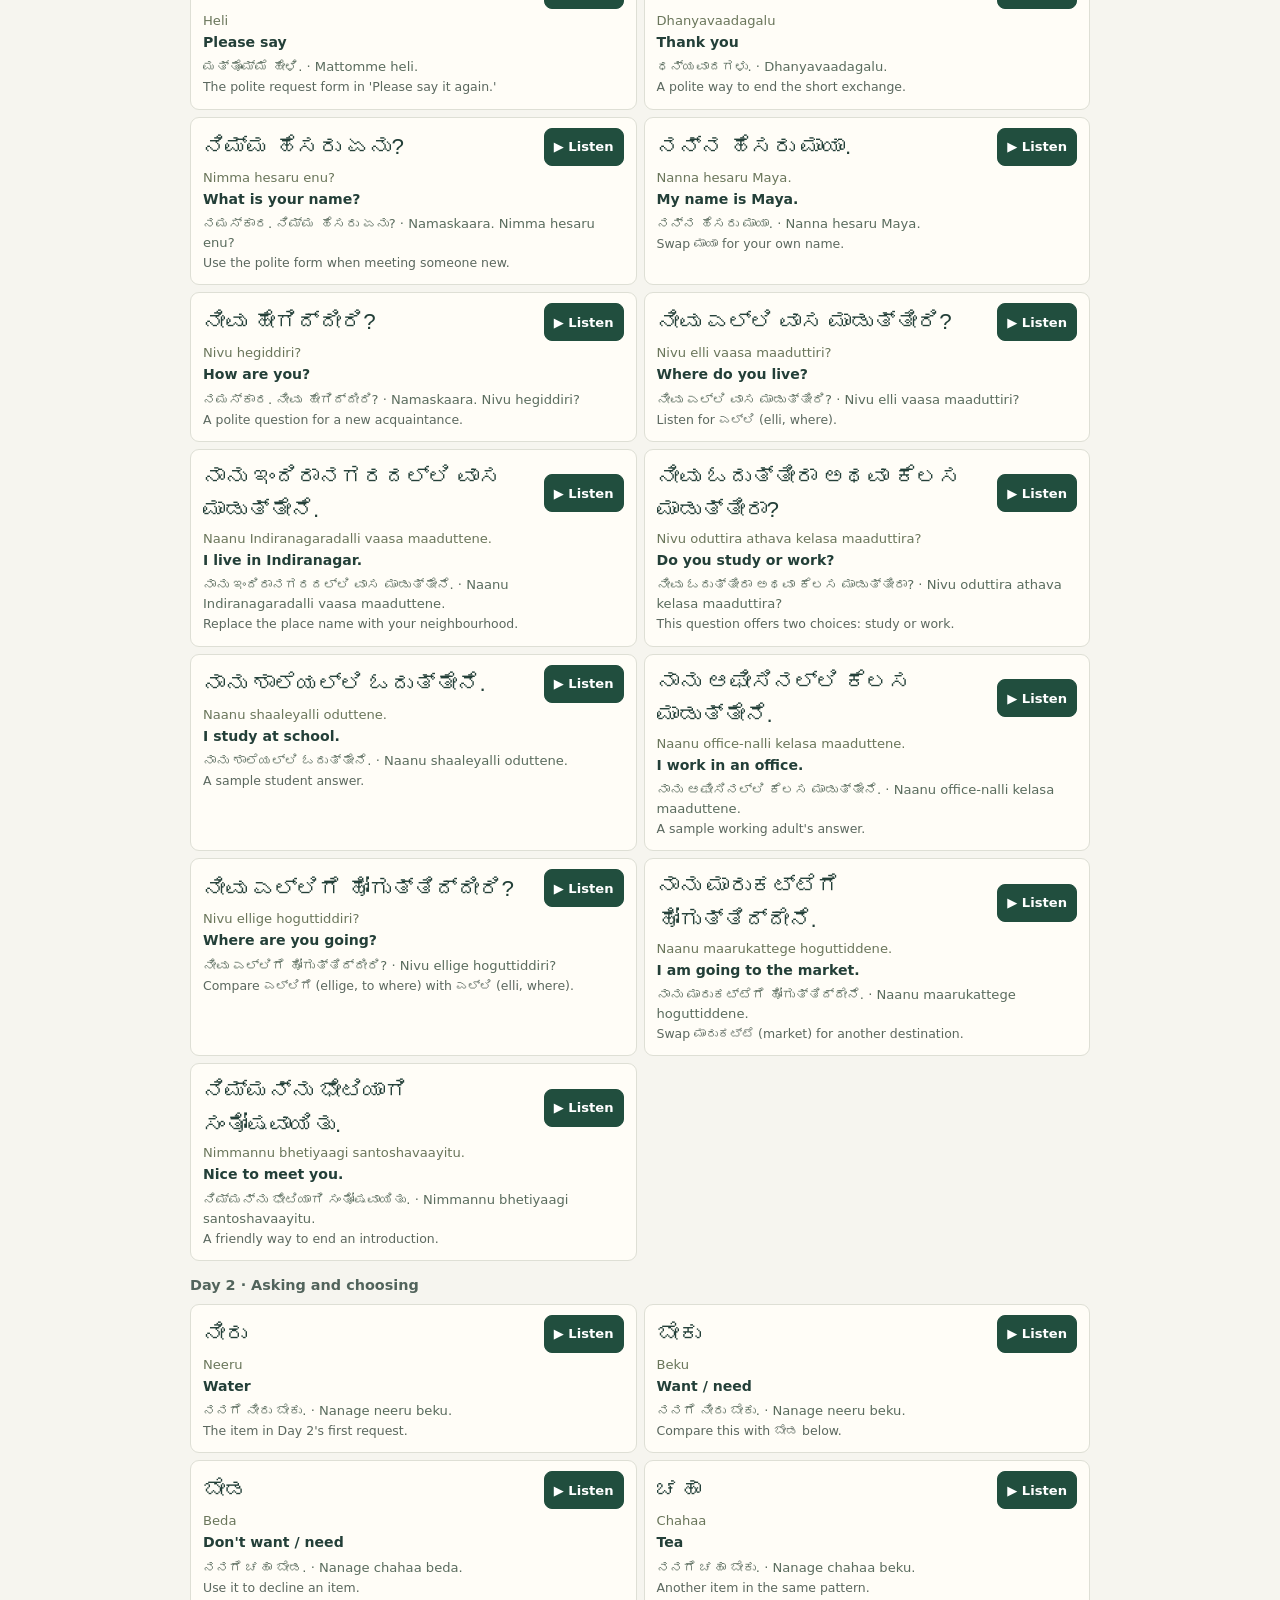
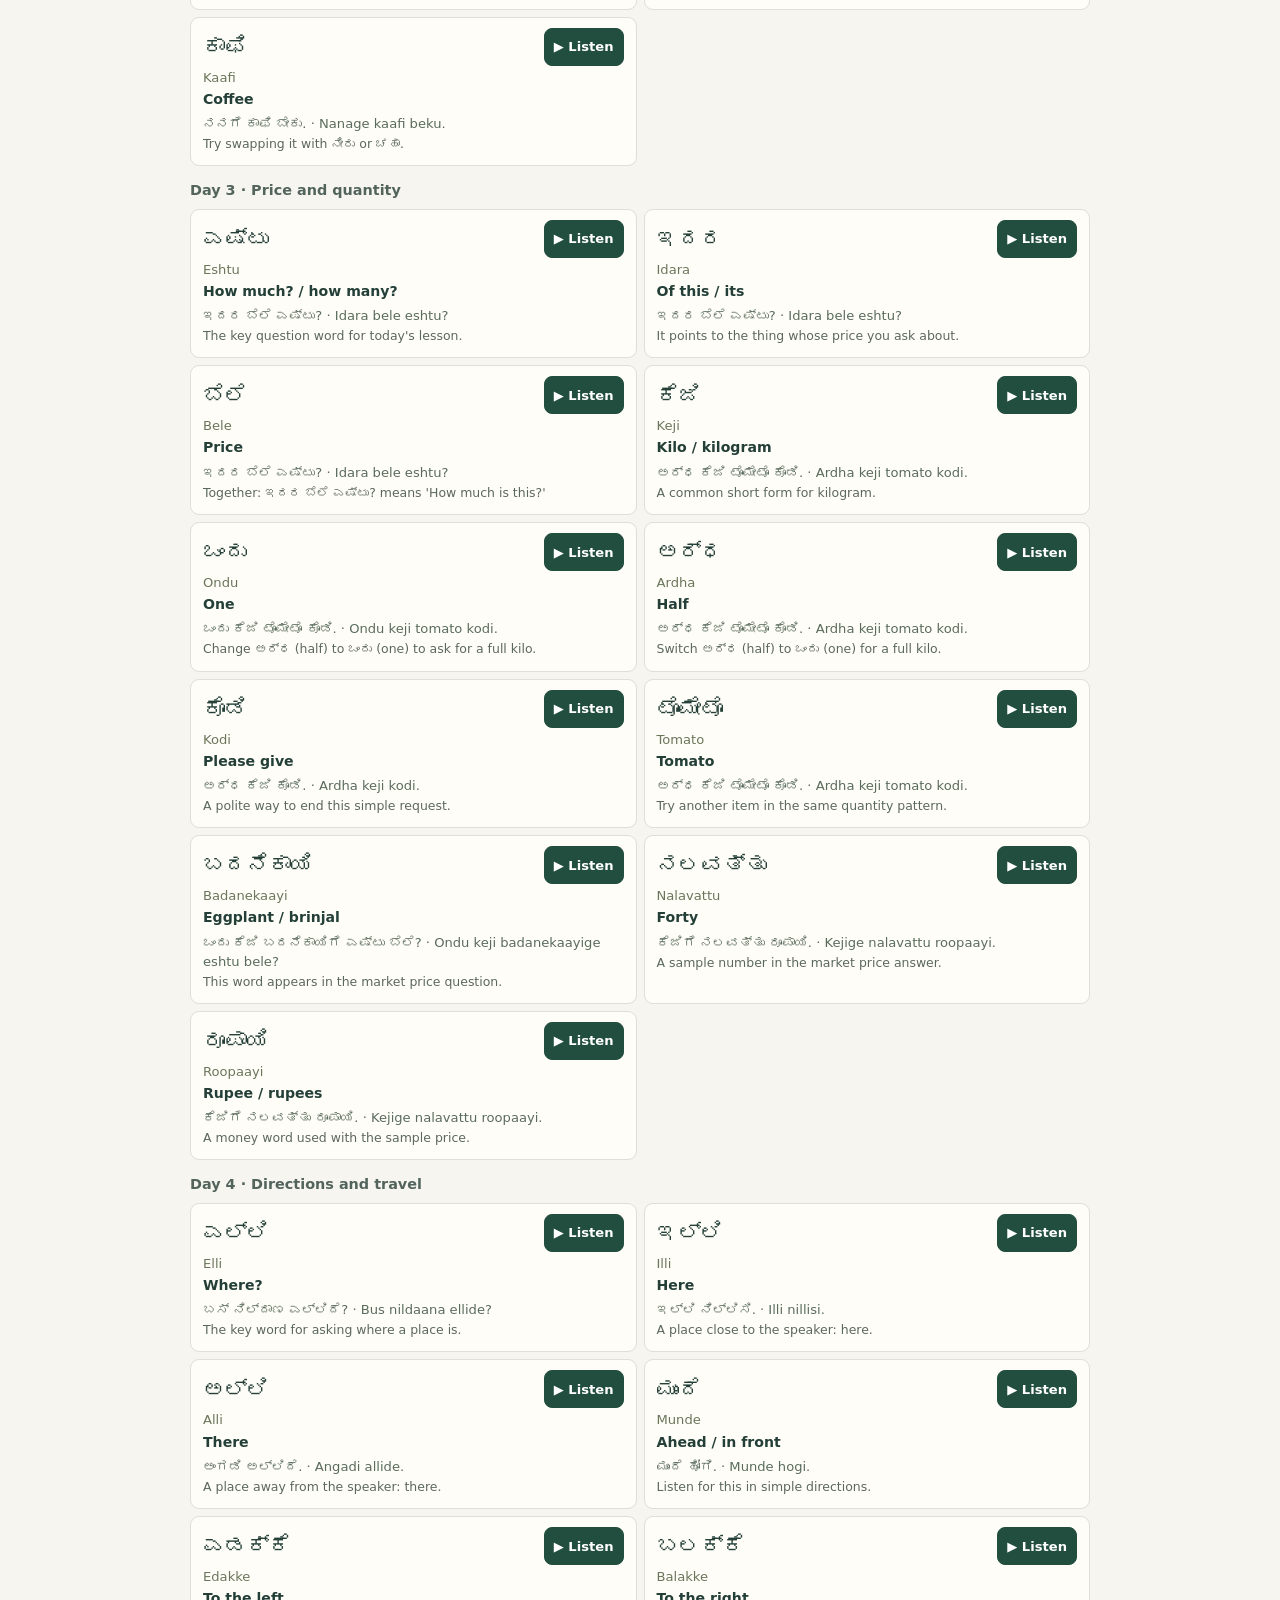
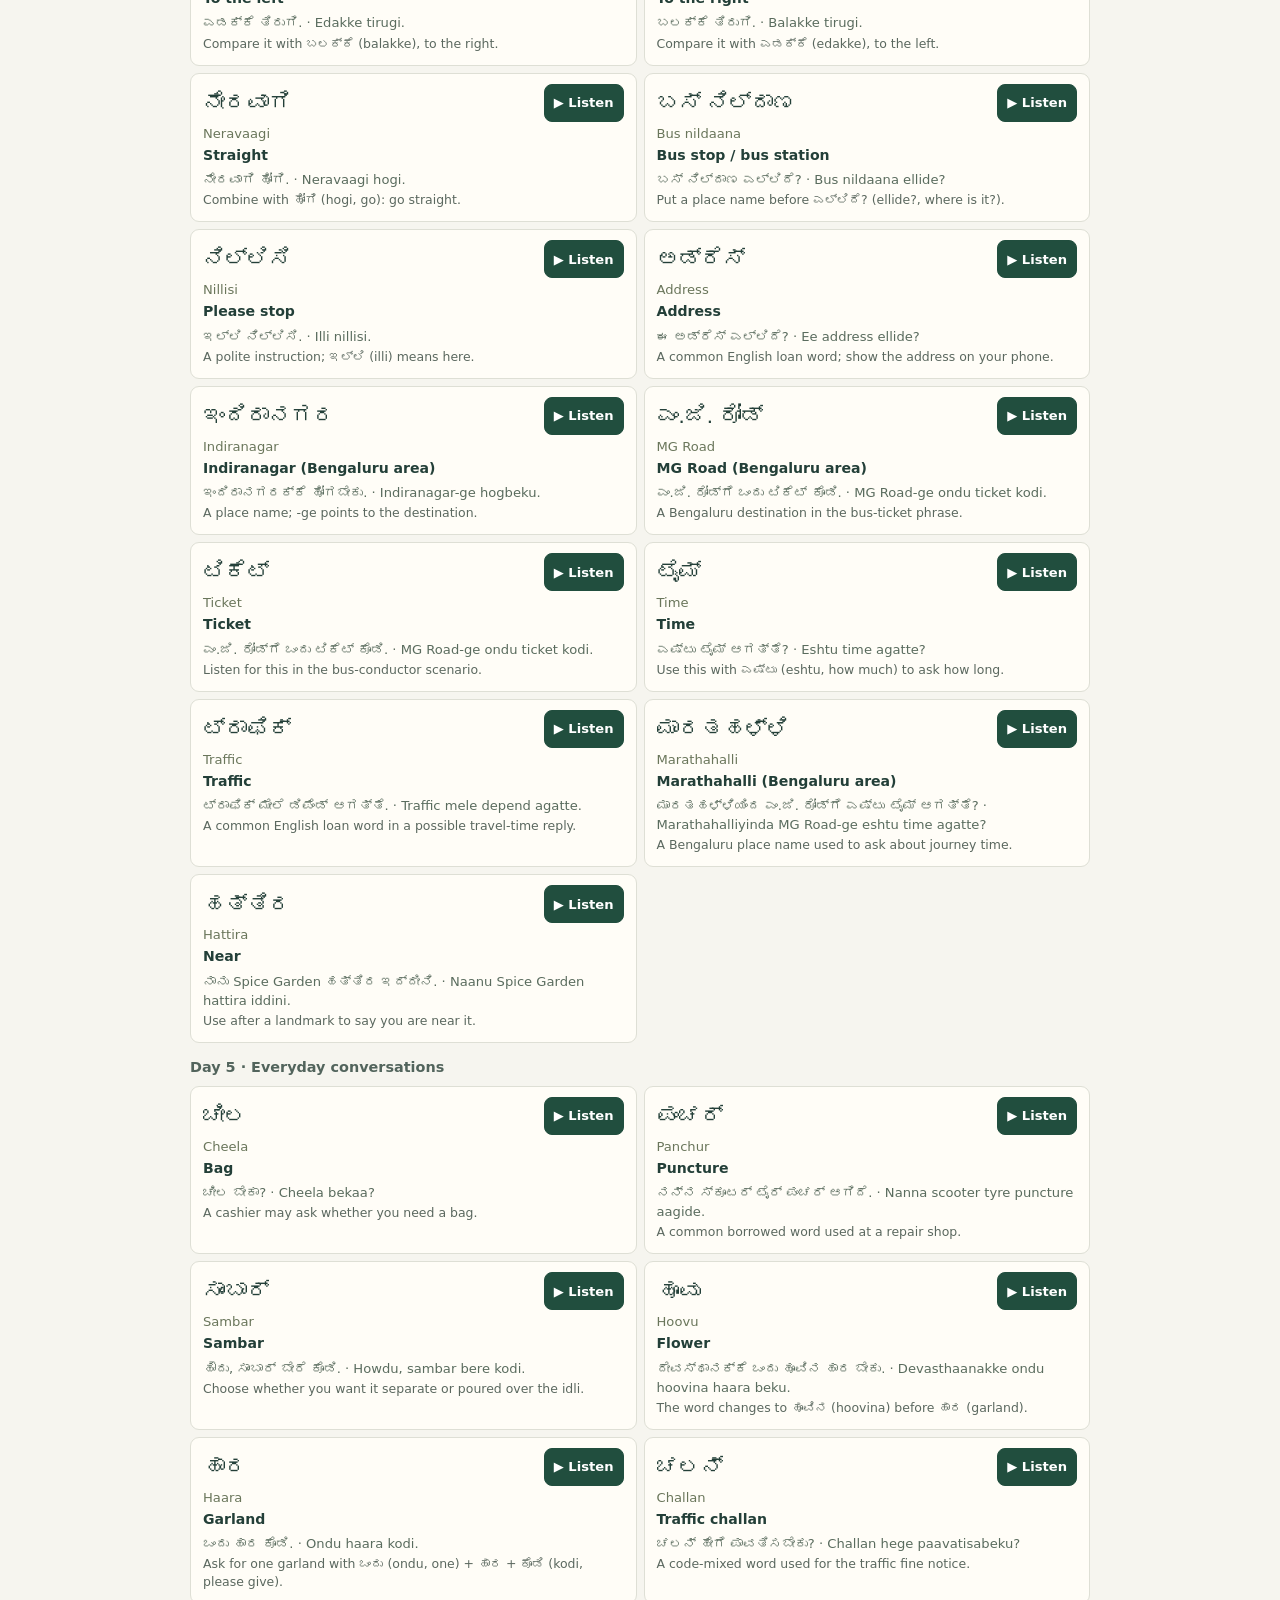
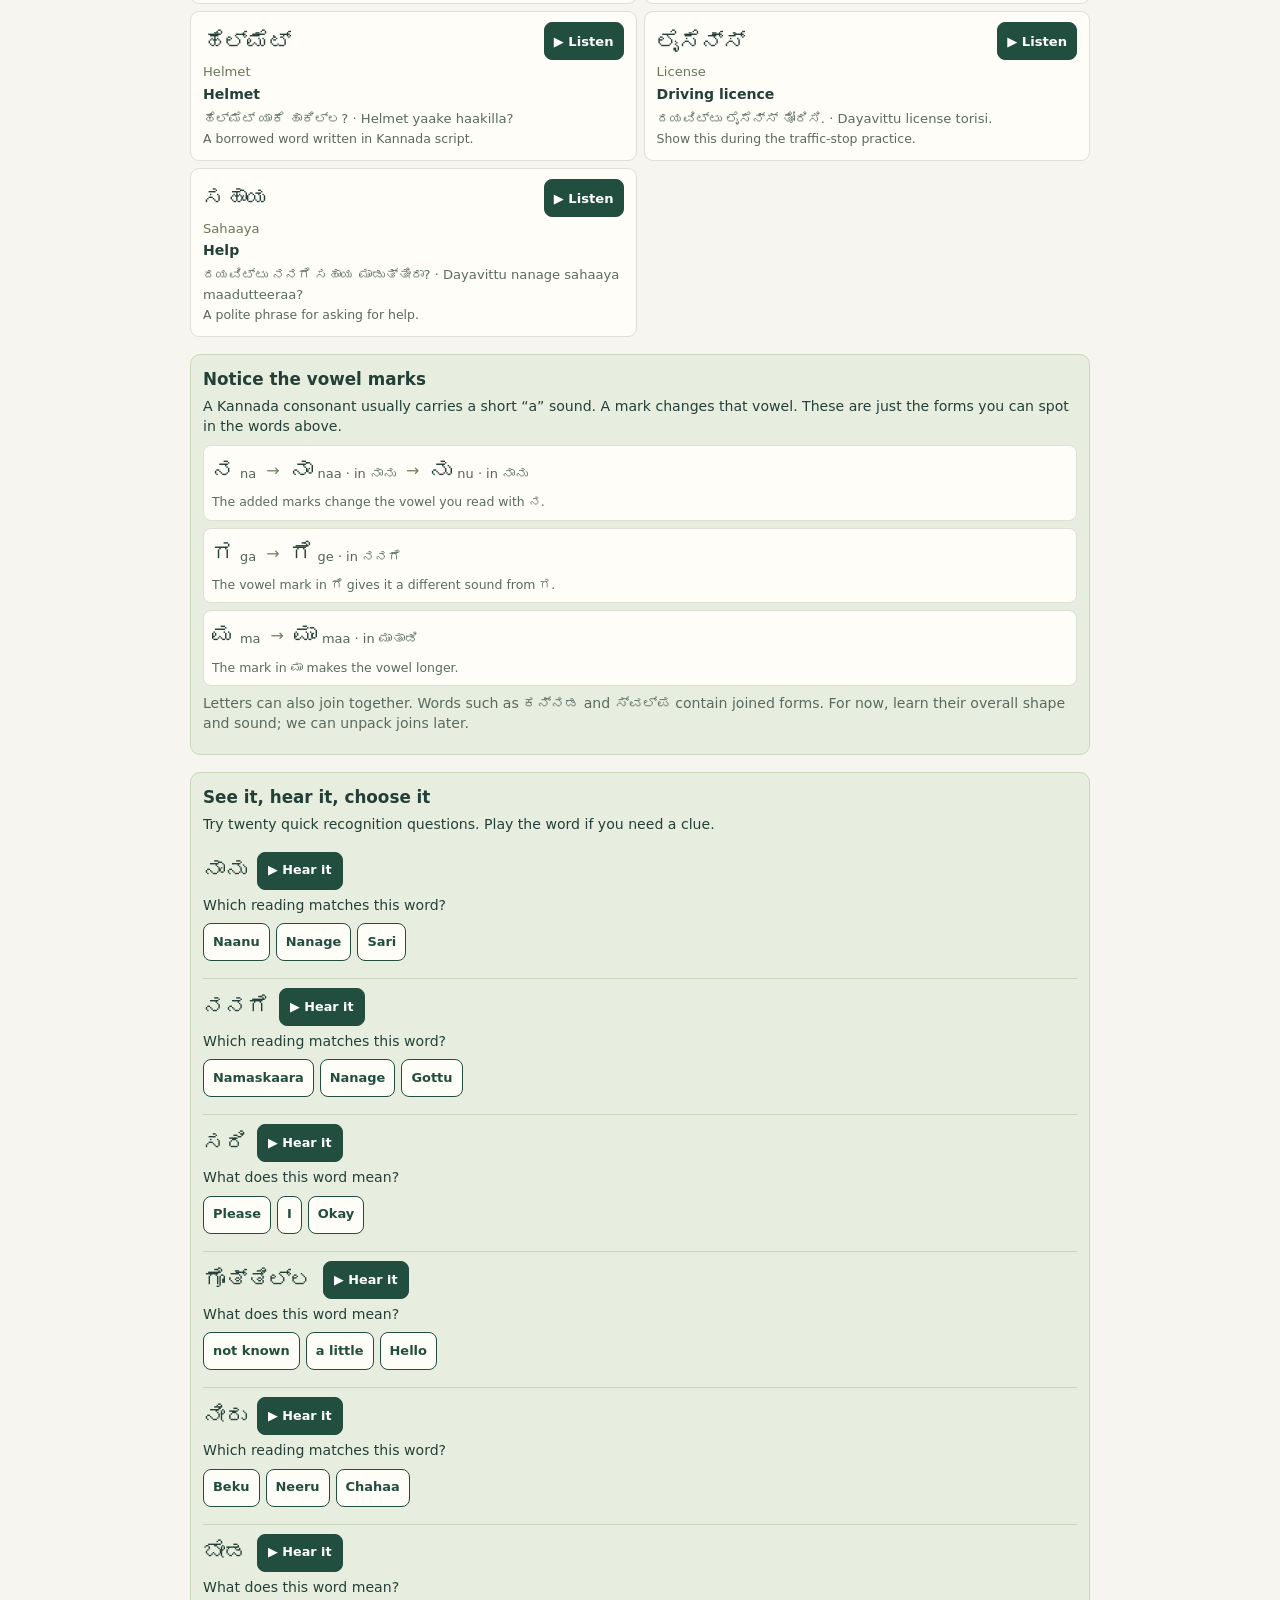
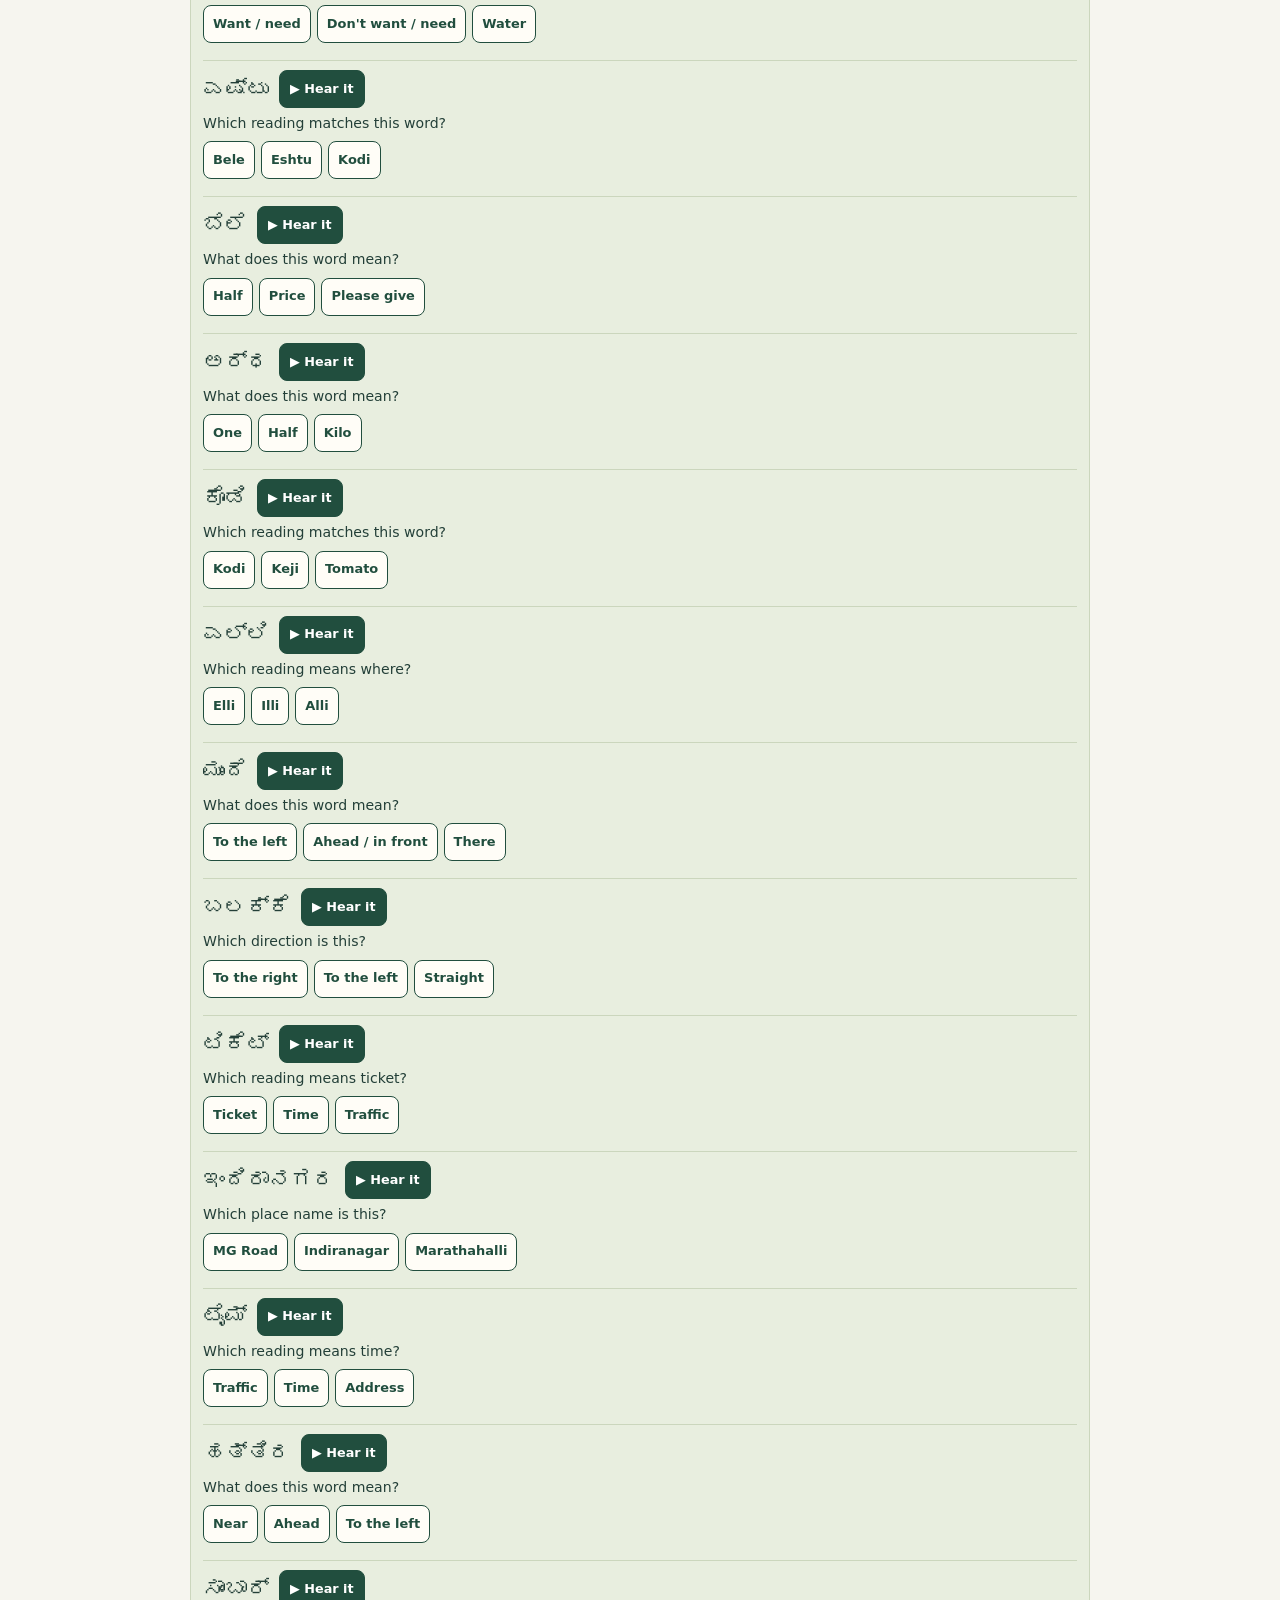
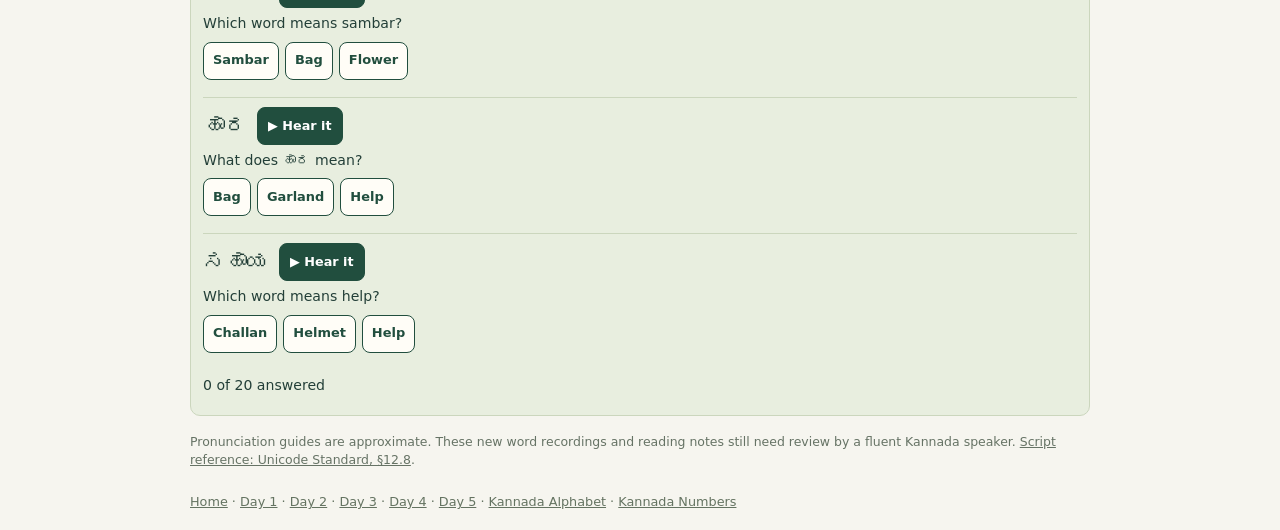
<file: kanada/read/index.html>
<!doctype html>
<html lang="en">
<head>
  <meta charset="utf-8">
  <meta name="viewport" content="width=device-width, initial-scale=1">
  <title>Read Kannada · Learn Kannada</title>
  <meta name="description" content="Recognize Kannada sight words from Days 1–5 and see how vowel marks change their shapes.">
  <link rel="stylesheet" href="../styles.css">
  <link rel="stylesheet" href="./styles.css">
  <script type="module" src="./app.js"></script>
</head>
<body>
  <a class="skip-link" href="#main">Skip to reading practice</a>
  <header><a href="../" aria-label="Home">Home</a><span>LEARN KANNADA · READING</span></header>
  <main id="main">
    <p class="eyebrow">READ KANNADA · FIRST STEPS</p>
    <h1>Recognize words you already speak</h1>
    <p class="lead">Start with the words from Days 1–5. Look at the shape, play the word, and say it. You do not need to memorize the whole alphabet yet.</p>
    <nav class="reading-nav" aria-label="Reading sections"><a href="../" aria-label="Home">Home</a><a href="#sight-words">Sight words</a><a href="#day-1">Day 1 words</a><a href="#day-2">Day 2 words</a><a href="#day-3">Day 3 words</a><a href="#day-4">Day 4 words</a><a href="#day-5">Day 5 words</a><a href="#forms">Letter forms</a><a href="#practice">Practice</a><a href="../day-1/">Day 1</a><a href="../day-2/">Day 2</a><a href="../day-3/">Day 3</a><a href="../day-4/">Day 4</a><a href="../day-5/">Day 5</a><a href="../alphabet/">Kannada Alphabet</a><a href="../numbers/">Kannada Numbers</a></nav>
    <section class="read-tools"><label>Audio speed <select id="rate"><option value="0.6">0.6× · Slow</option><option value="0.8" selected>0.8× · Gentle</option><option value="1">1.0× · Normal</option></select></label><button id="stop" class="secondary">■ Stop audio</button></section>
    <p id="status" role="status" aria-live="polite">Play a word and follow its shape with your eyes.</p>
    <section id="sight-words"><div class="section-heading"><h2>Sight words from Days 1–5 · 69 words</h2><span>Look · listen · recognize</span></div><div id="word-list" class="word-grid"></div></section>
    <section id="forms" class="read-panel"><h2>Notice the vowel marks</h2><p>A Kannada consonant usually carries a short “a” sound. A mark changes that vowel. These are just the forms you can spot in the words above.</p><div id="form-list"></div><p class="hint">Letters can also join together. Words such as <strong>ಕನ್ನಡ</strong> and <strong>ಸ್ವಲ್ಪ</strong> contain joined forms. For now, learn their overall shape and sound; we can unpack joins later.</p></section>
    <section id="practice" class="read-panel"><h2>See it, hear it, choose it</h2><p>Try twenty quick recognition questions. Play the word if you need a clue.</p><div id="question-list"></div><p id="score" role="status" aria-live="polite"></p><button id="retry" class="secondary" hidden>Try again</button></section>
    <p class="review-note">Pronunciation guides are approximate. These new word recordings and reading notes still need review by a fluent Kannada speaker. <a href="https://www.unicode.org/versions/Unicode17.0.0/core-spec/chapter-12/">Script reference: Unicode Standard, §12.8</a>.</p>
  </main>
  <footer><a href="../">Home</a> · <a href="../day-1/">Day 1</a> · <a href="../day-2/">Day 2</a> · <a href="../day-3/">Day 3</a> · <a href="../day-4/">Day 4</a> · <a href="../day-5/">Day 5</a> · <a href="../alphabet/">Kannada Alphabet</a> · <a href="../numbers/">Kannada Numbers</a></footer>
</body>
</html>
</file>
<file: kanada/styles.css>
:root{font-family:system-ui,-apple-system,"Segoe UI",sans-serif;color:#233f38;background:#f6f5ef;font-synthesis:none;line-height:1.45}
*{box-sizing:border-box}body{margin:0}header,main,footer{width:min(900px,calc(100% - 40px));margin:auto}
header{display:flex;justify-content:space-between;gap:20px;padding:14px 0;border-bottom:1px solid #d8ddd2;font-size:.8rem}header a{color:inherit}header span{letter-spacing:.12em;font-weight:700}
main{padding:20px 0}h1{font-family:Georgia,serif;font-size:clamp(1.65rem,3.6vw,2.35rem);font-weight:400;line-height:1.13;margin:6px 0 10px;letter-spacing:-.035em}h2{font-size:1.05rem;margin:0}p{margin:4px 0}.eyebrow{font-size:.72rem;font-weight:750;letter-spacing:.13em;color:#617352}.lead{max-width:760px;font-size:.95rem;color:#52645c}
.audio-tools{display:flex;flex-wrap:wrap;align-items:center;gap:6px 14px;margin:10px 0 14px;padding:10px 0;border-block:1px solid #d8ddd2}.voice-note{flex:1;min-width:200px;font-size:.84rem;color:#52645c}.audio-tools label{min-width:190px}.audio-tools select{margin-top:2px}.audio-tools #stop{min-height:40px;padding:6px 10px}.section-heading{display:flex;justify-content:space-between;gap:12px;align-items:center}.badge{background:#fff9;border-radius:6px;padding:3px 9px;font-size:.8rem}label{font-size:.83rem;font-weight:650}select{display:block;width:100%;min-width:0;min-height:44px;margin-top:4px;border:1px solid #a4b69c;border-radius:8px;padding:10px;background:#fff;color:#233f38;font:inherit}button{min-height:44px;padding:8px 14px;border:1px solid #214e3e;border-radius:8px;background:#214e3e;color:white;font:inherit;font-weight:600;cursor:pointer}button:hover:not(:disabled){background:#31664f}button:disabled{opacity:.55;cursor:not-allowed}.secondary{background:transparent;color:#214e3e}.secondary:hover:not(:disabled){color:white}.hint{color:#5b685f;font-size:.85rem}#playback-status{flex-basis:100%;font-size:.84rem;min-height:1.4em;margin:0;color:#52645c}.section-heading{margin-bottom:8px}.section-heading span{font-size:.75rem;color:#657361}
.phrase{display:grid;grid-template-columns:22px minmax(0,1fr) auto;align-items:center;gap:10px;background:#fffdf7;border:1px solid #dedfd5;border-radius:10px;padding:12px 14px;margin:8px 0}.number{align-self:start;font-size:.75rem;color:#758467;padding-top:5px}h3{font-family:"Nirmala UI","Noto Sans Kannada",sans-serif;font-size:1.4rem;line-height:1.5;font-weight:500;margin:0;overflow-wrap:anywhere}.romanized{color:#6a765b;font-size:.95rem}.meaning{font-weight:650}.play{white-space:nowrap}.playing{border-color:#467651;box-shadow:0 0 0 2px #467651}.testing-note{margin-top:18px;border-left:3px solid #b6c39d;padding:4px 0 4px 12px}.testing-note p{font-size:.9rem;color:#536258}footer{padding:0 0 18px;font-size:.8rem;color:#647361}:focus-visible{outline:3px solid #bc6423;outline-offset:4px}.skip-link{position:absolute;top:-80px;left:16px;background:white;padding:12px;z-index:2}.skip-link:focus{top:8px}
.lesson-link a{display:block;padding:10px 12px;border-radius:9px;background:#214e3e;color:white;font-weight:700;text-decoration:none}.lesson-link a:hover{background:#31664f}
.entry-links{display:grid;grid-template-columns:1fr;gap:8px}.entry-links .lesson-link{margin:0}.entry-links a{height:100%}@media(max-width:560px){.entry-links{grid-template-columns:1fr}}
@media(max-width:560px){header,main,footer{width:calc(100% - 28px)}header{font-size:.67rem;gap:10px}main{padding-top:16px}.phrase{grid-template-columns:minmax(0,1fr) auto;padding:12px;gap:8px}.number{display:none}.play{grid-column:2;grid-row:1;align-self:center;padding:8px 10px;font-size:.85rem}.section-heading{align-items:start;flex-direction:column;gap:2px}h3{font-size:1.3rem}.phrase .hint{font-size:.8rem}}

.phrase p{margin:2px 0}.phrase .hint{margin-top:4px}
</file>
<file: kanada/alphabet/styles.css>
.alphabet-nav{display:flex;gap:6px;overflow-x:auto;padding:10px 0 8px}.alphabet-nav a{flex:none;text-decoration:none;color:#214e3e;background:#e8eedf;border-radius:16px;padding:6px 10px;font-size:.8rem;font-weight:650}.alphabet-section{margin:17px 0;scroll-margin-top:12px}.alphabet-section>p{font-size:.9rem;margin:6px 0 9px}.vowel-grid{display:grid;grid-template-columns:repeat(5,minmax(0,1fr));gap:7px}.vowel-card,.syllable-card{display:flex;flex-direction:column;align-items:center;justify-content:center;gap:2px;min-width:0;min-height:94px;padding:8px 5px;background:#fffdf7;border:1px solid #dedfd5;border-radius:9px}.vowel-card button,.consonant-choice,.word-play{cursor:pointer}.vowel-card button{border:0;background:none;color:#214e3e;font-family:"Nirmala UI","Noto Sans Kannada",sans-serif;font-size:2.15rem;font-weight:750;line-height:1.45;padding:0 6px;min-height:50px}.vowel-card .roman,.syllable-card .roman{font-size:.82rem;font-weight:700;color:#52645c}.vowel-card small{font-size:.7rem;text-align:center;color:#758174}.builder-panel{padding:12px;background:#e8eedf;border:1px solid #cbd6bd;border-radius:10px}.builder-consonants{display:flex;flex-wrap:wrap;gap:5px;margin:9px 0}.consonant-choice{min-width:47px;min-height:50px;padding:3px 7px;background:#fffdf7;color:#214e3e;border:1px solid #cbd6bd;border-radius:8px}.consonant-choice strong{display:block;font-family:"Nirmala UI","Noto Sans Kannada",sans-serif;font-size:1.55rem;line-height:1.2;font-weight:750}.consonant-choice span{font-size:.66rem}.consonant-choice[aria-pressed="true"]{background:#214e3e;color:#fff}.selected-label{font-weight:650;margin:6px 0}.syllable-grid{display:grid;grid-template-columns:repeat(7,minmax(0,1fr));gap:6px}.syllable-card{background:#fffdf7;min-height:82px}.syllable-card .form{font-family:"Nirmala UI","Noto Sans Kannada",sans-serif;font-size:1.85rem;line-height:1.45;font-weight:750}.consonant-group{margin:11px 0}.consonant-group h3{font-size:.95rem;margin:0 0 5px}.consonant-grid{display:grid;grid-template-columns:repeat(5,minmax(0,1fr));gap:6px}.consonant-card{display:flex;align-items:center;gap:9px;min-height:64px;padding:5px 10px;background:#fffdf7;border:1px solid #dedfd5;border-radius:8px}.consonant-card button{border:0;background:none;color:#214e3e;font-family:"Nirmala UI","Noto Sans Kannada",sans-serif;font-size:2rem;font-weight:750;line-height:1.35;padding:0 4px;min-width:42px;cursor:pointer}.consonant-card span{font-size:.78rem;color:#52645c}.word-grid{display:grid;grid-template-columns:repeat(2,minmax(0,1fr));gap:7px}.word-card{padding:10px 12px;background:#fffdf7;border:1px solid #dedfd5;border-radius:9px}.word-top{display:flex;align-items:center;justify-content:space-between;gap:8px}.word-top strong{font-family:"Nirmala UI","Noto Sans Kannada",sans-serif;font-size:2rem;font-weight:750;line-height:1.45}.word-play{min-height:40px;padding:5px 9px;white-space:nowrap}.word-card .roman{font-size:.86rem;font-weight:650;color:#52645c}.word-card .meaning{font-size:.82rem;color:#758174}.word-parts{display:flex;flex-wrap:wrap;gap:5px;margin-top:7px}.word-part{padding:4px 8px;background:#e8eedf;border-radius:6px;font-size:.78rem}.word-part strong{font-family:"Nirmala UI","Noto Sans Kannada",sans-serif;font-size:1.25rem;font-weight:750}.review-note{font-size:.78rem;color:#667365}.review-note a{color:inherit}.hint{font-size:.8rem;color:#52645c}@media(max-width:600px){.vowel-grid{grid-template-columns:repeat(4,minmax(0,1fr))}.syllable-grid{grid-template-columns:repeat(4,minmax(0,1fr))}.consonant-grid{grid-template-columns:repeat(3,minmax(0,1fr))}.word-grid{grid-template-columns:1fr}.consonant-card{gap:5px;padding:5px}.consonant-card button{font-size:1.8rem;min-width:36px}.consonant-choice{min-width:43px}.vowel-card{min-height:88px}}
.alphabet-tools{display:flex;flex-wrap:wrap;align-items:end;gap:9px;margin:8px 0}.alphabet-tools label{min-width:165px}.alphabet-tools select{margin-top:2px}#status{min-height:1.4em;margin:7px 0;color:#52645c}
</file>
<file: kanada/day-1/styles.css>
.day-head{display:flex;justify-content:space-between;gap:12px;align-items:start}.day-head .badge{white-space:nowrap}.day-nav{display:flex;gap:6px;overflow-x:auto;padding:12px 0 8px;scrollbar-width:thin}.day-nav a{flex:none;text-decoration:none;color:#214e3e;background:#e8eedf;border-radius:16px;padding:5px 10px;font-size:.78rem;font-weight:650}.lesson-tools{display:flex;flex-wrap:wrap;align-items:end;gap:8px 16px;padding:10px 0;border-block:1px solid #d8ddd2}.lesson-tools label:first-child{min-width:165px}.lesson-tools select{margin-top:2px}.check{display:flex;align-items:center;gap:6px;min-height:44px}.check input{width:18px;height:18px;accent-color:#214e3e}#status{min-height:1.5em;color:#52645c;font-size:.86rem;margin:8px 0 14px}main section{scroll-margin-top:12px}#phrases,#dialogue,#story,#quiz,#mission,#pattern{margin-bottom:16px}.lesson-row{display:grid;grid-template-columns:minmax(0,1fr) auto;gap:10px;align-items:center;padding:9px 11px;background:#fffdf7;border:1px solid #dedfd5;border-radius:9px;margin:5px 0}.lesson-row h3{font-size:1.13rem}.lesson-row p{margin:1px 0}.lesson-row .romanized{font-size:.82rem}.lesson-row .meaning{font-size:.84rem}.lesson-row .hint{font-size:.78rem}.lesson-row button{padding:6px 10px;white-space:nowrap}.speaker{display:inline-block;color:#617352;font-size:.72rem;font-weight:700;text-transform:uppercase;letter-spacing:.05em}.compact-panel{padding:12px;background:#e8eedf;border:1px solid #cbd6bd;border-radius:10px}.compact-panel p{font-size:.88rem;margin:6px 0}.pattern-line{display:flex;flex-wrap:wrap;align-items:baseline;gap:4px 8px}.pattern-line strong{font-family:"Nirmala UI","Noto Sans Kannada",sans-serif;font-size:1.1rem}.pattern-line span{color:#596c5c;font-size:.75rem;margin-right:9px}.story-tools{display:flex;flex-wrap:wrap;align-items:end;gap:8px;margin:8px 0}.story-tools label{min-width:190px}.story-tools select{margin-top:2px}.story-active{border-color:#467651;box-shadow:0 0 0 2px #467651}.answer-options{display:flex;flex-wrap:wrap;gap:6px;margin:6px 0}.answer-options button{background:#fffdf7;color:#214e3e;padding:5px 8px;font-size:.8rem;min-height:38px}.answer-options button.correct{background:#d8edcd}.answer-options button.incorrect{background:#ffe1d9}.answer-options button:disabled{opacity:1;cursor:default}.quiz-item{padding:8px 0;border-bottom:1px solid #cbd6bd}.quiz-item:last-child{border-bottom:0}.quiz-item>button{font-size:.83rem;min-height:38px;padding:5px 10px}.quiz-reveal{font-size:.82rem}.review-note{font-size:.78rem;color:#667365;margin:8px 0 16px}#completion{font-weight:650}footer a{color:inherit}@media(max-width:560px){.day-head .badge{display:none}.lesson-tools{gap:2px 10px}.lesson-tools label:first-child{width:100%}.lesson-row h3{font-size:1.06rem}.lesson-row{padding:8px}.story-tools label{width:100%}}

.pattern-pieces{display:flex;flex-wrap:wrap;gap:7px;margin:9px 0}.pattern-pieces>div{display:flex;flex-direction:column;min-width:110px;background:#fffdf7;border-radius:7px;padding:5px 8px}.pattern-pieces a{font-family:"Nirmala UI","Noto Sans Kannada",sans-serif;font-size:1.24rem;color:#214e3e;text-decoration:none}.pattern-pieces a:hover,.read-link:hover{text-decoration:underline}.pattern-pieces span{font-size:.83rem;color:#52645c}.pattern-pieces small{font-size:.73rem;color:#617352}.read-link{font-size:.8rem;color:#214e3e;font-weight:650}.mission-steps{padding-left:20px;margin:5px 0 9px}.mission-steps li{font-size:.88rem;margin:5px 0}.mission-steps a,.compact-panel p a{color:#214e3e}.mission-steps [data-roman]{color:#52645c}
.lead-small{font-size:.86rem;color:#52645c;margin:4px 0 8px}.pair-grid{display:grid;grid-template-columns:repeat(2,minmax(0,1fr));gap:7px;margin-top:8px}.pair-card{padding:8px;background:#fffdf7;border:1px solid #d8ddd2;border-radius:8px}.pair-card summary{font-size:.9rem;font-weight:700;color:#214e3e;cursor:pointer;min-height:28px}.pair-card p{font-size:.8rem;margin:2px 0;color:#52645c}.pair-card .pair-people{font-weight:650;color:#214e3e}.pair-examples{margin-top:5px}.pair-examples .lesson-row{padding:6px 8px;margin:4px 0;grid-template-columns:minmax(0,1fr) auto}.pair-examples .lesson-row h3{font-size:1rem}.pair-examples .lesson-row .romanized,.pair-examples .lesson-row .meaning{font-size:.76rem}.pair-examples .lesson-row button{font-size:.76rem;min-height:38px}.source-list{padding-left:19px;margin:5px 0}.source-list li{font-size:.82rem;margin:5px 0}.source-list a{color:#214e3e}
@media(max-width:560px){.pair-grid{grid-template-columns:1fr}}
</file>
<file: kanada/day-2/styles.css>
/* Day 2 keeps Day 1's compact lesson theme. */
.badge{background:#e8eedf}
</file>
<file: kanada/day-3/styles.css>
/* Day 3 keeps Day 1's compact lesson theme. */
.badge{background:#e8eedf}
</file>
<file: kanada/day-4/styles.css>
/* Day 4 keeps Day 1's compact lesson theme. */
.badge{background:#e8eedf}
.scenario-block{margin:.75rem 0;padding:.8rem .9rem;border:1px solid #d7dfce;border-radius:12px;background:#f5f6ef}
.scenario-block h3{margin:0;font-size:1.05rem}
.scenario-context{margin:.25rem 0 .55rem;color:#53675f}
.scenario-lines .lesson-row{margin:.35rem 0}
.sources-note{margin-top:1rem;padding:.75rem .9rem;background:#f1f3eb;border:1px solid #d8ddd2;border-radius:10px}
.sources-note .section-heading{margin-bottom:.4rem}
.sources-list{margin:.35rem 0;padding-left:1.2rem}
.sources-list li{margin:.35rem 0;line-height:1.45;font-size:.84rem}
.sources-list a{color:#214e3e;font-weight:650}
</file>
<file: kanada/day-5/styles.css>
/* Day 5 keeps the compact Day 1 lesson theme. */
.badge{background:#e8eedf}
.scenario-block{margin:.45rem 0;border:1px solid #d7dfce;border-radius:10px;background:#fffdf7}
.scenario-block[open]{background:#f7f7f0}
.scenario-title{cursor:pointer;min-height:44px;padding:.55rem .75rem;color:#214e3e;font-weight:700}
.scenario-title::marker{color:#617352}
.scenario-context{margin:.1rem .75rem .45rem;color:#53675f;font-size:.83rem}
.scenario-lines{padding:0 .4rem .35rem}
.scenario-lines .lesson-row{margin:.3rem 0;padding:.55rem .65rem}
.scenario-lines .lesson-row h3{font-family:"Nirmala UI","Noto Sans Kannada",sans-serif;font-size:1.14rem;line-height:1.5}
.sources-note{margin-top:1rem;padding:.75rem .9rem;background:#f1f3eb;border:1px solid #d8ddd2;border-radius:10px}
.sources-note .section-heading{margin-bottom:.4rem}
.sources-list{margin:.35rem 0;padding-left:1.2rem}
.sources-list li{margin:.35rem 0;line-height:1.45;font-size:.84rem}
.sources-list a{color:#214e3e;font-weight:650}
@media(max-width:560px){.scenario-title{padding:.55rem .65rem}.scenario-lines{padding-inline:.25rem}.scenario-lines .lesson-row{grid-template-columns:minmax(0,1fr);gap:6px}.scenario-lines .lesson-row button{justify-self:start;min-height:40px}}
</file>
<file: kanada/numbers/styles.css>
.numbers-intro{margin-bottom:8px}.number-tools{display:flex;flex-wrap:wrap;align-items:end;gap:9px;margin:8px 0}.number-tools label{min-width:165px}.number-tools select{margin-top:2px}.number-section{margin:14px 0}.number-list{display:grid;grid-template-columns:repeat(2,minmax(0,1fr));gap:6px;margin-top:7px}.number-row{display:grid;grid-template-columns:54px minmax(0,1fr) auto;align-items:center;gap:8px;background:#fffdf7;border:1px solid #dedfd5;border-radius:8px;padding:7px 9px;min-width:0}.number-figures{display:flex;flex-direction:column;line-height:1.2}.arabic-digit{font-size:.95rem;color:#52645c}.kannada-digit{font-family:"Nirmala UI","Noto Sans Kannada",sans-serif;font-size:1.1rem}.number-word{display:flex;flex-direction:column;min-width:0}.kannada-word{font-family:"Nirmala UI","Noto Sans Kannada",sans-serif;font-size:1.22rem;line-height:1.4;font-weight:550}.romanized{font-size:.8rem;color:#52645c}.meaning{font-size:.74rem;color:#758174}.number-play{min-height:40px;padding:5px 8px;font-size:.78rem;white-space:nowrap}.number-row:target{outline:3px solid #bc6423;outline-offset:2px}.number-note{padding:12px;background:#e8eedf;border:1px solid #cbd6bd;border-radius:10px}.number-note p{font-size:.88rem;margin:5px 0 8px}.number-section .hint{font-size:.8rem;color:#52645c;margin-top:7px}.review-note a{color:inherit}@media(max-width:600px){.number-list{grid-template-columns:1fr}.number-row{grid-template-columns:50px minmax(0,1fr) auto;padding:7px}.number-play{min-width:82px}}
</file>
<file: kanada/read/styles.css>
.reading-nav{display:flex;gap:6px;overflow-x:auto;padding:12px 0 8px}.reading-nav a{flex:none;text-decoration:none;color:#214e3e;background:#e8eedf;border-radius:16px;padding:5px 10px;font-size:.78rem;font-weight:650}.read-tools{display:flex;flex-wrap:wrap;align-items:end;gap:10px;margin:8px 0}.read-tools label{min-width:170px}.read-tools select{margin-top:2px}#status{font-size:.86rem;color:#52645c;min-height:1.4em;margin:8px 0 14px}main section{scroll-margin-top:12px}#sight-words,#forms,#practice{margin-bottom:17px}.word-grid{display:grid;grid-template-columns:repeat(2,minmax(0,1fr));gap:7px;margin-top:8px}.word-card{background:#fffdf7;border:1px solid #dedfd5;border-radius:9px;padding:10px 12px;min-width:0}.word-head{display:flex;width:100%;align-items:center;justify-content:space-between;gap:8px}.word-card h3{font-size:1.4rem;line-height:1.5}.word-card button{padding:5px 9px;white-space:nowrap;min-height:38px;font-size:.82rem}.word-card p{font-size:.82rem;margin:2px 0}.word-card .meaning{font-size:.88rem}.word-card .hint{font-size:.78rem}.word-card .example{color:#5a6c5e;margin-top:5px}.word-card:target{outline:3px solid #bc6423;outline-offset:2px}.read-panel{padding:12px;background:#e8eedf;border:1px solid #cbd6bd;border-radius:10px}.read-panel p{font-size:.88rem;margin:5px 0 8px}.form-row{display:flex;flex-wrap:wrap;align-items:center;gap:6px 10px;background:#fffdf7;border:1px solid #dedfd5;border-radius:8px;padding:8px;margin:7px 0}.form-piece{display:flex;align-items:baseline;gap:5px}.form-piece strong{font-family:"Nirmala UI","Noto Sans Kannada",sans-serif;font-size:1.45rem;font-weight:500}.form-piece span{font-size:.81rem;color:#52645c}.form-arrow{color:#758467}.form-note{flex-basis:100%;font-size:.78rem;color:#596c5c}.question{border-top:1px solid #cbd6bd;padding:9px 0}.question:first-child{border-top:0}.question-head{display:flex;align-items:center;gap:10px}.question-head strong{font-family:"Nirmala UI","Noto Sans Kannada",sans-serif;font-size:1.4rem;font-weight:500}.question-head button{min-height:38px;padding:5px 10px;font-size:.8rem}.choices{display:flex;flex-wrap:wrap;gap:6px;margin-top:7px}.choices button{min-height:38px;padding:5px 9px;font-size:.81rem;background:#fffdf7;color:#214e3e}.choices button.correct{background:#d8edcd}.choices button:disabled{opacity:1;cursor:default}.feedback{font-size:.83rem}.review-note{font-size:.78rem;color:#667365}.review-note a,footer a{color:inherit}@media(max-width:600px){.word-grid{grid-template-columns:1fr}.word-card h3{font-size:1.3rem}.word-card{padding:8px 10px}}

.day-divider{grid-column:1/-1;font-family:system-ui,-apple-system,'Segoe UI',sans-serif;font-size:.9rem;font-weight:700;color:#52645c;margin:7px 0 0}
.choices button.incorrect{background:#ffe1d9}
</file>
